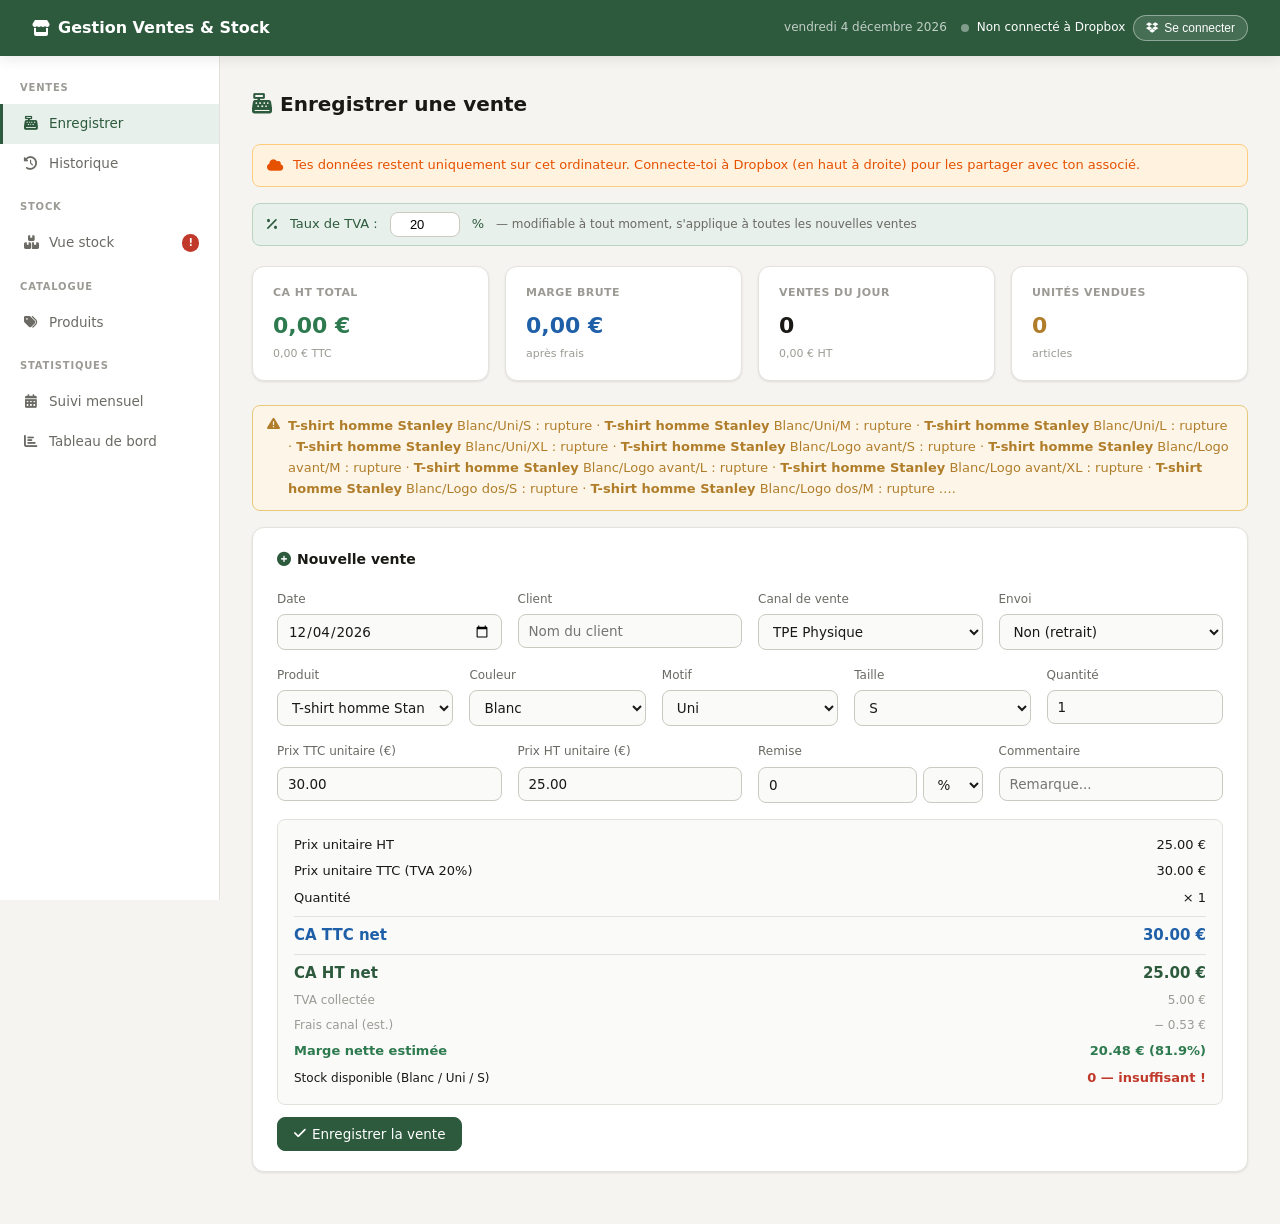
<file: gestion ventes stock BZAK.html>
<!DOCTYPE html>
<html lang="fr">
<head>
<meta charset="UTF-8">
<meta name="viewport" content="width=device-width, initial-scale=1.0">
<title>Gestion Ventes & Stock</title>
<link rel="stylesheet" href="https://cdnjs.cloudflare.com/ajax/libs/font-awesome/6.5.0/css/all.min.css">
<style>
*, *::before, *::after { box-sizing: border-box; margin: 0; padding: 0; }
:root {
  --bg:#f5f4f1; --surface:#fff; --surface-2:#fafaf8;
  --border:#e4e2dc; --border-strong:#ccc9c0;
  --text:#1a1916; --text-secondary:#6b6a65; --text-muted:#9c9a94;
  --accent:#2d5a3d; --accent-light:#e8f0eb; --accent-hover:#234830;
  --danger:#c0392b; --danger-bg:#fdf0ee;
  --warning:#b07d2a; --warning-bg:#fdf6e8;
  --success:#2d7a4f; --success-bg:#eaf4ee;
  --radius:8px; --radius-lg:12px;
  --shadow:0 1px 3px rgba(0,0,0,.06),0 1px 2px rgba(0,0,0,.04);
  --shadow-md:0 4px 12px rgba(0,0,0,.08);
}
body { font-family:'Segoe UI',system-ui,sans-serif; background:var(--bg); color:var(--text); font-size:14px; line-height:1.6; min-height:100vh; }

header { background:var(--accent); color:#fff; padding:0 2rem; display:flex; align-items:center; justify-content:space-between; height:56px; position:sticky; top:0; z-index:100; box-shadow:var(--shadow-md); }
header h1 { font-size:16px; font-weight:600; display:flex; align-items:center; gap:8px; }
.hdr-right { font-size:12px; opacity:.7; }
.dbx-btn { padding:5px 12px; border-radius:20px; font-size:12px; font-weight:500; cursor:pointer; border:1px solid rgba(255,255,255,.4); background:rgba(255,255,255,.12); color:#fff; display:inline-flex; align-items:center; gap:6px; transition:all .15s; }
.dbx-btn:hover { background:rgba(255,255,255,.22); }
.dbx-dot { width:8px; height:8px; border-radius:50%; flex-shrink:0; }
.dbx-dot.connected { background:#6fcf97; }
.dbx-dot.syncing { background:#f2c94c; animation:pulse 1s infinite; }
.dbx-dot.error { background:#eb5757; }
.dbx-dot.off { background:rgba(255,255,255,.4); }
@keyframes pulse { 0%,100%{opacity:1} 50%{opacity:.3} }
.sync-banner { display:flex; align-items:center; gap:10px; padding:10px 14px; border-radius:var(--radius); font-size:13px; margin-bottom:1rem; background:#fff3e0; border:1px solid #ffcc80; color:#e65100; }

.layout { display:flex; min-height:calc(100vh - 56px); }
nav { width:220px; background:var(--surface); border-right:1px solid var(--border); padding:1.5rem 0; flex-shrink:0; position:sticky; top:56px; height:calc(100vh - 56px); overflow-y:auto; }
.nav-label { font-size:10px; font-weight:600; letter-spacing:.08em; text-transform:uppercase; color:var(--text-muted); padding:0 1.25rem; margin-bottom:.5rem; margin-top:1rem; }
.nav-label:first-child { margin-top:0; }
.nav-item { display:flex; align-items:center; gap:10px; padding:9px 1.25rem; cursor:pointer; color:var(--text-secondary); font-size:13.5px; border-left:3px solid transparent; transition:all .15s; user-select:none; }
.nav-item:hover { background:var(--accent-light); color:var(--accent); }
.nav-item.active { background:var(--accent-light); color:var(--accent); font-weight:500; border-left-color:var(--accent); }
.nav-item i { width:16px; text-align:center; }
.nav-badge { margin-left:auto; background:var(--danger); color:#fff; font-size:10px; font-weight:600; padding:1px 6px; border-radius:10px; }

main { flex:1; padding:2rem; max-width:1300px; }
.section { display:none; }
.section.active { display:block; }
.page-title { font-size:20px; font-weight:600; margin-bottom:1.5rem; display:flex; align-items:center; gap:8px; }
.page-title i { color:var(--accent); }

.card { background:var(--surface); border:1px solid var(--border); border-radius:var(--radius-lg); padding:1.25rem 1.5rem; margin-bottom:1.25rem; box-shadow:var(--shadow); }
.card-title { font-size:14px; font-weight:600; margin-bottom:1.25rem; display:flex; align-items:center; gap:6px; }
.card-title i { color:var(--accent); }

.metrics { display:grid; grid-template-columns:repeat(4,1fr); gap:1rem; margin-bottom:1.5rem; }
.metric { background:var(--surface); border:1px solid var(--border); border-radius:var(--radius-lg); padding:1.1rem 1.25rem; box-shadow:var(--shadow); }
.metric-label { font-size:11px; font-weight:600; letter-spacing:.04em; text-transform:uppercase; color:var(--text-muted); margin-bottom:6px; }
.metric-value { font-size:22px; font-weight:700; }
.metric-value.green { color:var(--success); }
.metric-value.blue { color:#1e5fa8; }
.metric-value.orange { color:var(--warning); }
.metric-value.red { color:var(--danger); }
.metric-sub { font-size:11px; color:var(--text-muted); margin-top:2px; }

.fg { display:grid; gap:1rem; margin-bottom:1rem; }
.g2 { grid-template-columns:1fr 1fr; }
.g3 { grid-template-columns:1fr 1fr 1fr; }
.g4 { grid-template-columns:1fr 1fr 1fr 1fr; }
.g5 { grid-template-columns:1fr 1fr 1fr 1fr 1fr; }
.g6 { grid-template-columns:1fr 1fr 1fr 1fr 1fr 1fr; }
.field label { display:block; font-size:12px; font-weight:500; color:var(--text-secondary); margin-bottom:5px; }
.field input, .field select { width:100%; padding:8px 10px; border:1px solid var(--border-strong); border-radius:var(--radius); background:var(--surface-2); font-size:13.5px; color:var(--text); font-family:inherit; transition:border-color .15s,box-shadow .15s; outline:none; }
.field input:focus, .field select:focus { border-color:var(--accent); box-shadow:0 0 0 3px rgba(45,90,61,.12); background:#fff; }
.field .sub { font-size:11px; color:var(--text-muted); margin-top:4px; }

.btn { padding:8px 16px; border-radius:var(--radius); font-size:13.5px; font-weight:500; cursor:pointer; border:1px solid var(--border-strong); background:var(--surface); color:var(--text); display:inline-flex; align-items:center; gap:6px; transition:all .15s; font-family:inherit; }
.btn:hover { background:var(--bg); }
.btn.primary { background:var(--accent); color:#fff; border-color:var(--accent); }
.btn.primary:hover { background:var(--accent-hover); }
.btn.danger { color:var(--danger); border-color:#e8b4af; background:var(--danger-bg); }
.btn.danger:hover { background:#f9dbd8; }
.btn.sm { padding:5px 10px; font-size:12px; }
.btn-row { display:flex; align-items:center; gap:8px; margin-top:.75rem; flex-wrap:wrap; }

.alert { display:flex; align-items:flex-start; gap:8px; padding:10px 14px; border-radius:var(--radius); font-size:13px; margin-bottom:1rem; }
.alert.warning { background:var(--warning-bg); border:1px solid #e8c97a; color:var(--warning); }
.alert.success { background:var(--success-bg); border:1px solid #a3d4b5; color:var(--success); }
.alert i { margin-top:1px; flex-shrink:0; }

.table-wrap { overflow-x:auto; }
table { width:100%; border-collapse:collapse; font-size:13px; }
th { text-align:left; font-size:11px; font-weight:600; text-transform:uppercase; letter-spacing:.04em; color:var(--text-muted); padding:8px 10px; border-bottom:2px solid var(--border); white-space:nowrap; }
td { padding:9px 10px; border-bottom:1px solid var(--border); vertical-align:middle; }
tr:last-child td { border-bottom:none; }
tbody tr:hover { background:var(--surface-2); }
.empty-row td { text-align:center; color:var(--text-muted); padding:2.5rem; }
.tr-total td { font-weight:700; background:var(--accent-light); }

.badge { display:inline-flex; align-items:center; font-size:11px; font-weight:500; padding:2px 8px; border-radius:20px; }
.badge.ok { background:var(--success-bg); color:var(--success); }
.badge.low { background:var(--warning-bg); color:var(--warning); }
.badge.out { background:var(--danger-bg); color:var(--danger); }
.badge.tpe { background:#e8f0fb; color:#1e5fa8; }
.badge.web { background:#f0e8fb; color:#6e35c0; }

.color-dot { display:inline-block; width:10px; height:10px; border-radius:50%; border:1px solid rgba(0,0,0,.12); vertical-align:middle; margin-right:4px; flex-shrink:0; }
.size-pill { display:inline-block; font-size:11px; font-weight:600; background:var(--bg); border:1px solid var(--border-strong); border-radius:4px; padding:1px 6px; color:var(--text-secondary); margin-right:2px; }
.motif-pill { display:inline-block; font-size:11px; background:#f0e8fb; border:1px solid #d4b8f0; border-radius:4px; padding:1px 6px; color:#6e35c0; margin-right:2px; }
.remise-pill { display:inline-block; font-size:11px; background:#fff3e0; border:1px solid #ffcc80; border-radius:4px; padding:1px 6px; color:#e65100; }

/* Tag input */
.tag-input-wrap { border:1px solid var(--border-strong); border-radius:var(--radius); background:var(--surface-2); padding:6px 8px; display:flex; flex-wrap:wrap; gap:5px; align-items:center; min-height:40px; cursor:text; transition:border-color .15s,box-shadow .15s; }
.tag-input-wrap:focus-within { border-color:var(--accent); box-shadow:0 0 0 3px rgba(45,90,61,.12); background:#fff; }
.tag { display:inline-flex; align-items:center; gap:4px; font-size:12px; font-weight:500; padding:2px 8px; border-radius:20px; }
.tag.color-tag { background:var(--accent-light); color:var(--accent); }
.tag.motif-tag { background:#f0e8fb; color:#6e35c0; }
.tag-remove { cursor:pointer; opacity:.6; font-size:13px; }
.tag-remove:hover { opacity:1; }
.tag-raw-input { border:none; outline:none; background:transparent; font-size:13px; font-family:inherit; color:var(--text); min-width:100px; flex:1; padding:2px 4px; }
.tag-hint { font-size:11px; color:var(--text-muted); margin-top:4px; }

/* Taille checkboxes */
.check-group { display:flex; flex-wrap:wrap; gap:6px; margin-top:4px; }
.check-item { display:flex; align-items:center; gap:5px; background:var(--surface-2); border:1px solid var(--border-strong); border-radius:var(--radius); padding:5px 10px; cursor:pointer; font-size:13px; user-select:none; transition:all .12s; }
.check-item input { accent-color:var(--accent); }
.check-item:has(input:checked) { background:var(--accent-light); border-color:var(--accent); color:var(--accent); font-weight:500; }

/* Prix breakdown */
.prix-box { background:var(--surface-2); border:1px solid var(--border); border-radius:var(--radius); padding:.75rem 1rem; margin-top:.5rem; }
.prix-row { display:flex; justify-content:space-between; align-items:center; font-size:13px; padding:3px 0; }
.prix-row.total { font-weight:700; font-size:15px; border-top:1px solid var(--border); margin-top:4px; padding-top:6px; color:var(--accent); }
.prix-row.marge { color:var(--success); font-weight:600; }
.prix-row.remise { color:var(--danger); }

/* Stock */
.stock-grid { display:grid; grid-template-columns:repeat(auto-fill,minmax(400px,1fr)); gap:1rem; }
.stock-card { background:var(--surface); border:1px solid var(--border); border-radius:var(--radius-lg); padding:1rem; box-shadow:var(--shadow); }
.stock-card-header { display:flex; justify-content:space-between; align-items:flex-start; margin-bottom:.75rem; padding-bottom:.75rem; border-bottom:1px solid var(--border); }
.stock-card-name { font-size:13.5px; font-weight:600; }
.stock-card-meta { font-size:11px; color:var(--text-muted); margin-top:2px; }
.stock-card-total { font-size:12px; font-weight:600; color:var(--accent); background:var(--accent-light); padding:2px 8px; border-radius:20px; white-space:nowrap; }
.stock-tabs { display:flex; gap:2px; margin-bottom:.75rem; border-bottom:1px solid var(--border); overflow-x:auto; }
.stock-tab { font-size:12px; padding:5px 10px; cursor:pointer; border-bottom:2px solid transparent; color:var(--text-muted); transition:all .12s; margin-bottom:-1px; background:none; border-top:none; border-left:none; border-right:none; font-family:inherit; white-space:nowrap; }
.stock-tab.active { color:var(--accent); border-bottom-color:var(--accent); font-weight:500; }
.matrix-wrap { overflow-x:auto; }
.matrix { width:100%; border-collapse:collapse; font-size:12px; }
.matrix th { font-size:10px; font-weight:600; text-transform:uppercase; color:var(--text-muted); padding:4px 5px; border-bottom:1px solid var(--border); text-align:center; white-space:nowrap; }
.matrix th.row-th { text-align:left; }
.matrix td { padding:3px 4px; border-bottom:1px solid var(--border); text-align:center; }
.matrix td.row-td { text-align:left; white-space:nowrap; }
.matrix tr:last-child td { border-bottom:none; }
.qty-cell { display:flex; align-items:center; justify-content:center; gap:2px; }
.qty-btn { width:18px; height:18px; border-radius:50%; border:1px solid var(--border-strong); background:var(--surface-2); cursor:pointer; font-size:12px; line-height:1; display:flex; align-items:center; justify-content:center; transition:all .1s; }
.qty-btn:hover { background:var(--accent-light); border-color:var(--accent); color:var(--accent); }
.qty-num { font-size:11px; font-weight:600; min-width:18px; text-align:center; }
.qty-num.low { color:var(--warning); }
.qty-num.out { color:var(--danger); }

/* Suivi mensuel */
.month-filter { display:flex; gap:8px; align-items:center; margin-bottom:1rem; flex-wrap:wrap; }
.month-chip { padding:5px 12px; border-radius:20px; font-size:12px; font-weight:500; cursor:pointer; border:1px solid var(--border-strong); background:var(--surface-2); color:var(--text-secondary); transition:all .12s; }
.month-chip.active { background:var(--accent); color:#fff; border-color:var(--accent); }
.sparkbar { display:inline-block; height:8px; background:var(--accent-light); border-radius:2px; vertical-align:middle; }

.flash { font-size:12px; padding:5px 10px; border-radius:var(--radius); }
.flash.ok { color:var(--success); background:var(--success-bg); }
.flash.err { color:var(--danger); background:var(--danger-bg); }

/* TVA setting */
.tva-bar { display:flex; align-items:center; gap:12px; background:var(--accent-light); border:1px solid #b8d4c2; border-radius:var(--radius); padding:8px 14px; margin-bottom:1.25rem; font-size:13px; }
.tva-bar label { font-weight:500; color:var(--accent); white-space:nowrap; }
.tva-bar input { width:70px; padding:4px 8px; border:1px solid var(--border-strong); border-radius:var(--radius); font-size:13px; text-align:center; }

@media(max-width:900px){ .metrics{grid-template-columns:repeat(2,1fr)} .g4,.g5,.g6{grid-template-columns:1fr 1fr} .g3{grid-template-columns:1fr 1fr} .stock-grid{grid-template-columns:1fr} }
@media(max-width:640px){ .layout{flex-direction:column} nav{width:100%;height:auto;position:static;display:flex;overflow-x:auto;padding:.5rem;border-right:none;border-bottom:1px solid var(--border)} .nav-label{display:none} .nav-item{border-left:none;border-bottom:3px solid transparent;padding:6px 10px;white-space:nowrap;font-size:12px} .nav-item.active{border-bottom-color:var(--accent);border-left-color:transparent} main{padding:1rem} .metrics{grid-template-columns:repeat(2,1fr)} .g2,.g3,.g4,.g5,.g6{grid-template-columns:1fr} }
</style>
</head>
<body>

<header>
  <h1><i class="fas fa-store"></i> Gestion Ventes & Stock</h1>
  <div style="display:flex; align-items:center; gap:14px;">
    <div class="hdr-right" id="header-date"></div>
    <div id="dbx-status" style="display:flex;align-items:center;gap:8px;font-size:12px;"></div>
  </div>
</header>

<div class="layout">
<nav>
  <div class="nav-label">Ventes</div>
  <div class="nav-item active" onclick="showSection('ventes')"><i class="fas fa-cash-register"></i> Enregistrer</div>
  <div class="nav-item" onclick="showSection('historique')"><i class="fas fa-history"></i> Historique</div>
  <div class="nav-label">Stock</div>
  <div class="nav-item" onclick="showSection('stock')"><i class="fas fa-boxes"></i> Vue stock <span class="nav-badge" id="nav-badge" style="display:none">!</span></div>
  <div class="nav-label">Catalogue</div>
  <div class="nav-item" onclick="showSection('produits')"><i class="fas fa-tags"></i> Produits</div>
  <div class="nav-label">Statistiques</div>
  <div class="nav-item" onclick="showSection('mensuel')"><i class="fas fa-calendar-alt"></i> Suivi mensuel</div>
  <div class="nav-item" onclick="showSection('stats')"><i class="fas fa-chart-bar"></i> Tableau de bord</div>
</nav>

<main>

<!-- ===== VENTES ===== -->
<div id="sec-ventes" class="section active">
  <div class="page-title"><i class="fas fa-cash-register"></i> Enregistrer une vente</div>

  <div id="dbx-banner-zone"></div>

  <div class="tva-bar">
    <i class="fas fa-percent" style="color:var(--accent)"></i>
    <label>Taux de TVA :</label>
    <input type="number" id="tva-rate" value="20" min="0" max="100" step="0.1" onchange="saveTVA()">
    <span style="color:var(--accent)">%</span>
    <span style="color:var(--text-secondary);font-size:12px">— modifiable à tout moment, s'applique à toutes les nouvelles ventes</span>
  </div>

  <div class="metrics">
    <div class="metric"><div class="metric-label">CA HT total</div><div class="metric-value green" id="m-ca-ht">0,00 €</div><div class="metric-sub" id="m-ca-ttc-sub">0,00 € TTC</div></div>
    <div class="metric"><div class="metric-label">Marge brute</div><div class="metric-value blue" id="m-marge">0,00 €</div><div class="metric-sub">après frais</div></div>
    <div class="metric"><div class="metric-label">Ventes du jour</div><div class="metric-value" id="m-today">0</div><div class="metric-sub" id="m-today-ca">0,00 € HT</div></div>
    <div class="metric"><div class="metric-label">Unités vendues</div><div class="metric-value orange" id="m-units">0</div><div class="metric-sub">articles</div></div>
  </div>

  <div id="alert-zone"></div>

  <div class="card">
    <div class="card-title"><i class="fas fa-plus-circle"></i> Nouvelle vente</div>
    <div class="fg g4">
      <div class="field"><label>Date</label><input type="date" id="v-date"></div>
      <div class="field"><label>Client</label><input type="text" id="v-client" placeholder="Nom du client"></div>
      <div class="field"><label>Canal de vente</label>
        <select id="v-type"><option>TPE Physique</option><option>Site Internet</option></select>
      </div>
      <div class="field"><label>Envoi</label>
        <select id="v-envoi"><option value="non">Non (retrait)</option><option value="oui">Oui (livraison)</option></select>
      </div>
    </div>
    <div class="fg g5">
      <div class="field"><label>Produit</label><select id="v-produit" onchange="onProduitChange()"></select></div>
      <div class="field"><label>Couleur</label><select id="v-couleur" onchange="calcPrix()"></select></div>
      <div class="field"><label>Motif</label><select id="v-motif" onchange="calcPrix()"></select></div>
      <div class="field"><label>Taille</label><select id="v-taille" onchange="calcPrix()"></select></div>
      <div class="field"><label>Quantité</label><input type="number" id="v-qty" value="1" min="1" oninput="calcPrix()"></div>
    </div>
    <div class="fg g4">
      <div class="field">
        <label>Prix TTC unitaire (€)</label>
        <input type="number" id="v-prix-ttc" step="0.01" oninput="onPrixTTCchange()">
      </div>
      <div class="field">
        <label>Prix HT unitaire (€)</label>
        <input type="number" id="v-prix-ht" step="0.01" oninput="onPrixHTchange()">
      </div>
      <div class="field">
        <label>Remise</label>
        <div style="display:flex;gap:6px">
          <input type="number" id="v-remise" value="0" min="0" step="0.01" oninput="calcPrix()" style="flex:1">
          <select id="v-remise-type" onchange="calcPrix()" style="width:60px">
            <option value="pct">%</option>
            <option value="eur">€</option>
          </select>
        </div>
      </div>
      <div class="field"><label>Commentaire</label><input type="text" id="v-note" placeholder="Remarque..."></div>
    </div>
    <div id="prix-box" class="prix-box" style="display:none"></div>
    <div class="btn-row">
      <button class="btn primary" onclick="ajouterVente()"><i class="fas fa-check"></i> Enregistrer la vente</button>
      <span id="v-flash"></span>
    </div>
  </div>
</div>

<!-- ===== HISTORIQUE ===== -->
<div id="sec-historique" class="section">
  <div class="page-title"><i class="fas fa-history"></i> Historique des ventes</div>
  <div class="card">
    <div class="card-title"><i class="fas fa-list"></i> Toutes les ventes <span id="ventes-count" style="font-weight:400;color:var(--text-muted);font-size:12px;"></span></div>
    <div class="table-wrap">
      <table>
        <thead><tr>
          <th>Date</th><th>Client</th><th>Canal</th><th>Produit</th><th>Couleur</th><th>Motif</th><th>Taille</th><th>Qté</th>
          <th>P.U. HT</th><th>P.U. TTC</th><th>Remise</th><th>CA HT</th><th>CA TTC</th><th>Marge</th><th>Note</th><th></th>
        </tr></thead>
        <tbody id="historique-body"></tbody>
      </table>
    </div>
  </div>
</div>

<!-- ===== STOCK ===== -->
<div id="sec-stock" class="section">
  <div class="page-title"><i class="fas fa-boxes"></i> Gestion du stock</div>
  <div class="metrics">
    <div class="metric"><div class="metric-label">Références</div><div class="metric-value" id="s-refs">0</div><div class="metric-sub">coul × motif × taille</div></div>
    <div class="metric"><div class="metric-label">Unités en stock</div><div class="metric-value blue" id="s-units">0</div></div>
    <div class="metric"><div class="metric-label">Stocks bas (≤3)</div><div class="metric-value orange" id="s-low">0</div></div>
    <div class="metric"><div class="metric-label">Ruptures</div><div class="metric-value red" id="s-out">0</div></div>
  </div>
  <div id="stock-alerts-zone"></div>
  <div id="stock-grid" class="stock-grid"></div>
</div>

<!-- ===== PRODUITS ===== -->
<div id="sec-produits" class="section">
  <div class="page-title"><i class="fas fa-tags"></i> Catalogue produits</div>
  <div class="card">
    <div class="card-title"><i class="fas fa-plus"></i> <span id="p-form-title">Ajouter un produit</span></div>
    <div class="fg g2">
      <div class="field"><label>Nom du produit</label><input type="text" id="p-nom" placeholder="ex: T-shirt homme Stanley"></div>
      <div class="fg g2" style="margin:0;gap:.75rem">
        <div class="field"><label>Prix d'achat HT (€)</label><input type="number" id="p-achat" step="0.01" placeholder="0.00"></div>
        <div class="field"><label>Prix de vente TTC (€)</label><input type="number" id="p-vente-ttc" step="0.01" placeholder="0.00" oninput="previewPrixProduit()"></div>
      </div>
    </div>
    <div class="fg g2">
      <div class="field">
        <label>Couleurs disponibles <span style="color:var(--text-muted);font-weight:400">(max 10)</span></label>
        <div class="tag-input-wrap" onclick="focusTagInput('couleurs-input')">
          <div id="couleurs-tags"></div>
          <input class="tag-raw-input" id="couleurs-input" placeholder="Tapez + Entrée ou virgule" maxlength="30">
        </div>
        <div class="tag-hint">Entrée ou <kbd>,</kbd> pour valider</div>
      </div>
      <div class="field">
        <label>Motifs / Designs <span style="color:var(--text-muted);font-weight:400">(max 10)</span></label>
        <div class="tag-input-wrap" onclick="focusTagInput('motifs-input')">
          <div id="motifs-tags"></div>
          <input class="tag-raw-input" id="motifs-input" placeholder="ex: Uni, Logo, Brodé… + Entrée" maxlength="40">
        </div>
        <div class="tag-hint">Entrée ou <kbd>,</kbd> pour valider</div>
      </div>
    </div>
    <div class="field" style="margin-bottom:1rem">
      <label>Tailles disponibles</label>
      <div class="check-group" id="tailles-check">
        <label class="check-item"><input type="checkbox" value="XS"> XS</label>
        <label class="check-item"><input type="checkbox" value="S" checked> S</label>
        <label class="check-item"><input type="checkbox" value="M" checked> M</label>
        <label class="check-item"><input type="checkbox" value="L" checked> L</label>
        <label class="check-item"><input type="checkbox" value="XL" checked> XL</label>
        <label class="check-item"><input type="checkbox" value="XXL"> XXL</label>
        <label class="check-item"><input type="checkbox" value="TU"> Taille unique</label>
      </div>
    </div>
    <div id="p-prix-preview" style="display:none" class="prix-box" style="margin-bottom:.75rem"></div>
    <div class="btn-row">
      <button class="btn primary" onclick="sauvegarderProduit()"><i class="fas fa-save"></i> Sauvegarder</button>
      <button class="btn" onclick="resetProduitForm()" id="p-cancel-btn" style="display:none"><i class="fas fa-times"></i> Annuler</button>
      <span id="p-flash"></span>
    </div>
  </div>
  <div class="card">
    <div class="card-title"><i class="fas fa-table"></i> Tous les produits</div>
    <div class="table-wrap"><table>
      <thead><tr><th>Produit</th><th>P. achat</th><th>P. vente TTC</th><th>P. vente HT</th><th>Marge brute</th><th>Couleurs</th><th>Motifs</th><th>Tailles</th><th>Stock</th><th>Actions</th></tr></thead>
      <tbody id="produits-body"></tbody>
    </table></div>
  </div>
</div>

<!-- ===== SUIVI MENSUEL ===== -->
<div id="sec-mensuel" class="section">
  <div class="page-title"><i class="fas fa-calendar-alt"></i> Suivi mensuel des ventes</div>

  <div class="metrics" style="grid-template-columns:repeat(4,1fr)">
    <div class="metric"><div class="metric-label">CA HT — année</div><div class="metric-value green" id="sm-ca-ht">0 €</div></div>
    <div class="metric"><div class="metric-label">CA TTC — année</div><div class="metric-value blue" id="sm-ca-ttc">0 €</div></div>
    <div class="metric"><div class="metric-label">Marge — année</div><div class="metric-value" id="sm-marge">0 €</div><div class="metric-sub" id="sm-taux">0%</div></div>
    <div class="metric"><div class="metric-label">Meilleur mois</div><div class="metric-value orange" id="sm-best">—</div></div>
  </div>

  <div class="card">
    <div style="display:flex;justify-content:space-between;align-items:center;margin-bottom:1rem;flex-wrap:wrap;gap:.5rem">
      <div class="card-title" style="margin:0"><i class="fas fa-table"></i> Récapitulatif mensuel</div>
      <div class="field" style="margin:0;min-width:120px">
        <select id="mensuel-year" onchange="renderMensuel()"></select>
      </div>
    </div>
    <div class="table-wrap"><table>
      <thead><tr>
        <th>Mois</th><th>Ventes</th><th>Unités</th>
        <th>CA HT</th><th>TVA collectée</th><th>CA TTC</th>
        <th>Remises</th><th>Marge brute</th><th>Taux de marge</th><th>CA cumulé HT</th>
      </tr></thead>
      <tbody id="mensuel-body"></tbody>
    </table></div>
  </div>

  <div class="card">
    <div class="card-title"><i class="fas fa-chart-bar"></i> Évolution mensuelle (CA HT)</div>
    <div id="mensuel-chart" style="display:flex;align-items:flex-end;gap:6px;height:120px;padding:.5rem 0"></div>
  </div>
</div>

<!-- ===== STATS ===== -->
<div id="sec-stats" class="section">
  <div class="page-title"><i class="fas fa-chart-bar"></i> Tableau de bord</div>
  <div class="metrics" style="grid-template-columns:repeat(3,1fr)">
    <div class="metric"><div class="metric-label">CA HT total</div><div class="metric-value green" id="st-ca">0 €</div></div>
    <div class="metric"><div class="metric-label">Marge totale</div><div class="metric-value blue" id="st-marge">0 €</div></div>
    <div class="metric"><div class="metric-label">Taux de marge</div><div class="metric-value" id="st-taux">0%</div></div>
  </div>
  <div class="card">
    <div class="card-title"><i class="fas fa-trophy"></i> Top ventes par CA HT</div>
    <div class="table-wrap"><table>
      <thead><tr><th>#</th><th>Produit</th><th>Couleur</th><th>Motif</th><th>Taille</th><th>Unités</th><th>CA HT</th><th>CA TTC</th><th>Marge</th></tr></thead>
      <tbody id="stats-top"></tbody>
    </table></div>
  </div>
  <div class="fg g3">
    <div class="card" style="margin:0"><div class="card-title"><i class="fas fa-ruler"></i> Par taille</div><div id="stats-tailles"></div></div>
    <div class="card" style="margin:0"><div class="card-title"><i class="fas fa-palette"></i> Par couleur</div><div id="stats-couleurs"></div></div>
    <div class="card" style="margin:0"><div class="card-title"><i class="fas fa-chart-pie"></i> Par canal</div><div id="stats-canaux"></div></div>
  </div>
</div>

</main>
</div>

<script>
// ─── Couleurs ────────────────────────────────────────────────────────────────
const COLOR_HEX={blanc:'#f9f9f7',white:'#f9f9f7',noir:'#1a1a1a',black:'#1a1a1a',bleu:'#3b82f6',blue:'#3b82f6',rouge:'#ef4444',red:'#ef4444',vert:'#22c55e',green:'#22c55e',jaune:'#eab308',yellow:'#eab308',orange:'#f97316',rose:'#ec4899',pink:'#ec4899',violet:'#8b5cf6',gris:'#9ca3af',grey:'#9ca3af',gray:'#9ca3af',beige:'#d4b896',marine:'#1e3a5f',navy:'#1e3a5f',bordeaux:'#800020',camel:'#c19a6b',kaki:'#7a7a2a',khaki:'#7a7a2a',naturel:'#d9c9a3',lavande:'#b589d6',turquoise:'#06b6d4',corail:'#ff7043',argent:'#c0c0c0',marron:'#7b4426',taupe:'#b5a28a',sable:'#c2b280'};
function colorHex(c){return COLOR_HEX[c.trim().toLowerCase()]||'#aaa';}
function colorDot(c){const h=colorHex(c);return `<span class="color-dot" style="background:${h};${h==='#f9f9f7'?'border:1px solid #ccc;':''}"></span>`;}

// ─── TVA ─────────────────────────────────────────────────────────────────────
let TVA = parseFloat(localStorage.getItem('appv4_tva')||'20');
function getTVA(){return TVA/100;}
function saveTVA(){TVA=parseFloat(document.getElementById('tva-rate').value)||20;localStorage.setItem('appv4_tva',TVA);calcPrix();dbxScheduleUpload();}
function htToTtc(ht){return ht*(1+getTVA());}
function ttcToHt(ttc){return ttc/(1+getTVA());}

// ─── Tag inputs ──────────────────────────────────────────────────────────────
const tagState={couleurs:[],motifs:[]};
function focusTagInput(id){document.getElementById(id).focus();}
function renderTags(type){
  const cls=type==='couleurs'?'color-tag':'motif-tag';
  document.getElementById(type+'-tags').innerHTML=tagState[type].map((v,i)=>`
    <span class="tag ${cls}">${type==='couleurs'?colorDot(v):'<i class="fas fa-brush" style="font-size:9px;opacity:.7"></i>'} ${v}
    <span class="tag-remove" onclick="removeTag('${type}',${i})">×</span></span>`).join('');
}
function addTag(type,value){
  const v=value.trim().replace(/,$/,'').trim();
  if(!v||tagState[type].includes(v)||tagState[type].length>=10)return false;
  tagState[type].push(v);renderTags(type);return true;
}
function removeTag(type,idx){tagState[type].splice(idx,1);renderTags(type);}
function setupTagInput(type){
  const input=document.getElementById(type+'-input');
  input.addEventListener('keydown',e=>{
    if(e.key==='Enter'||e.key===','){e.preventDefault();if(addTag(type,input.value))input.value='';}
    else if(e.key==='Backspace'&&!input.value&&tagState[type].length){tagState[type].pop();renderTags(type);}
  });
  input.addEventListener('blur',()=>{if(input.value.trim()){addTag(type,input.value);input.value='';}});
}

// ─── Dropbox sync ────────────────────────────────────────────────────────────
const DBX_APP_KEY = 'sx1o2j39v4j4928';
const DBX_FILE_PATH = '/Ent BZAK/Commercial/GestionVentesStock/data.json';
const DBX_REDIRECT_URI = window.location.origin + window.location.pathname;
let dbxAccessToken = localStorage.getItem('dbx_access_token') || null;
let dbxSyncTimer = null;
let dbxIsSyncing = false;
let dbxSuppressNextRemoteApply = false;

function dbxSetStatus(state, msg) {
  const el = document.getElementById('dbx-status');
  const dotClass = state; // connected | syncing | error | off
  const label = msg || ({
    connected: 'Synchronisé avec Dropbox',
    syncing: 'Synchronisation…',
    error: 'Erreur de synchronisation',
    off: 'Non connecté à Dropbox'
  }[state] || '');
  if (state === 'off') {
    el.innerHTML = `<span class="dbx-dot off"></span><span>${label}</span><button class="dbx-btn" onclick="dbxConnect()"><i class="fab fa-dropbox"></i> Se connecter</button>`;
  } else {
    el.innerHTML = `<span class="dbx-dot ${dotClass}"></span><span>${label}</span>
      <button class="dbx-btn" onclick="dbxManualSync()" title="Récupérer les dernières données"><i class="fas fa-rotate"></i></button>
      <button class="dbx-btn" onclick="dbxDisconnect()" title="Se déconnecter"><i class="fas fa-right-from-bracket"></i></button>`;
  }
  const banner = document.getElementById('dbx-banner-zone');
  if (banner) {
    banner.innerHTML = state === 'off'
      ? `<div class="sync-banner"><i class="fas fa-cloud"></i> Tes données restent uniquement sur cet ordinateur. Connecte-toi à Dropbox (en haut à droite) pour les partager avec ton associé.</div>`
      : '';
  }
}

// PKCE helpers
function dbxBase64url(buf) {
  return btoa(String.fromCharCode(...new Uint8Array(buf))).replace(/\+/g,'-').replace(/\//g,'_').replace(/=+$/,'');
}
async function dbxSha256(str) {
  const data = new TextEncoder().encode(str);
  const hash = await crypto.subtle.digest('SHA-256', data);
  return dbxBase64url(hash);
}
function dbxRandomString(len) {
  const arr = new Uint8Array(len);
  crypto.getRandomValues(arr);
  return dbxBase64url(arr).slice(0, len);
}

async function dbxConnect() {
  const verifier = dbxRandomString(64);
  sessionStorage.setItem('dbx_pkce_verifier', verifier);
  const challenge = await dbxSha256(verifier);
  const params = new URLSearchParams({
    client_id: DBX_APP_KEY,
    response_type: 'code',
    code_challenge: challenge,
    code_challenge_method: 'S256',
    redirect_uri: DBX_REDIRECT_URI,
    token_access_type: 'offline',
  });
  window.location.href = `https://www.dropbox.com/oauth2/authorize?${params.toString()}`;
}

async function dbxHandleOAuthRedirect() {
  const urlParams = new URLSearchParams(window.location.search);
  const code = urlParams.get('code');
  if (!code) return false;
  const verifier = sessionStorage.getItem('dbx_pkce_verifier');
  if (!verifier) return false;
  dbxSetStatus('syncing', 'Connexion à Dropbox…');
  try {
    const resp = await fetch('https://api.dropboxapi.com/oauth2/token', {
      method: 'POST',
      headers: { 'Content-Type': 'application/x-www-form-urlencoded' },
      body: new URLSearchParams({
        code, grant_type: 'authorization_code',
        client_id: DBX_APP_KEY, redirect_uri: DBX_REDIRECT_URI, code_verifier: verifier,
      }),
    });
    const data = await resp.json();
    if (data.access_token) {
      dbxAccessToken = data.access_token;
      localStorage.setItem('dbx_access_token', dbxAccessToken);
      if (data.refresh_token) localStorage.setItem('dbx_refresh_token', data.refresh_token);
    } else {
      throw new Error(data.error_description || 'Échec de connexion');
    }
  } catch (e) {
    dbxSetStatus('error', 'Connexion Dropbox échouée');
    console.error(e);
  }
  window.history.replaceState({}, document.title, window.location.pathname);
  return true;
}

function dbxDisconnect() {
  if (!confirm('Se déconnecter de Dropbox ? Les données resteront sur cet ordinateur mais ne seront plus synchronisées.')) return;
  dbxAccessToken = null;
  localStorage.removeItem('dbx_access_token');
  localStorage.removeItem('dbx_refresh_token');
  dbxSetStatus('off');
}

async function dbxDownload() {
  if (!dbxAccessToken) return null;
  try {
    const resp = await fetch('https://content.dropboxapi.com/2/files/download', {
      method: 'POST',
      headers: {
        'Authorization': 'Bearer ' + dbxAccessToken,
        'Dropbox-API-Arg': JSON.stringify({ path: DBX_FILE_PATH }),
      },
    });
    if (resp.status === 409) return null; // file doesn't exist yet
    if (resp.status === 401) { dbxSetStatus('error','Session expirée, reconnecte-toi'); return null; }
    if (!resp.ok) throw new Error('Téléchargement échoué (' + resp.status + ')');
    const text = await resp.text();
    return JSON.parse(text);
  } catch (e) {
    console.error('dbxDownload', e);
    return null;
  }
}

async function dbxUpload(payload) {
  if (!dbxAccessToken) return false;
  try {
    const resp = await fetch('https://content.dropboxapi.com/2/files/upload', {
      method: 'POST',
      headers: {
        'Authorization': 'Bearer ' + dbxAccessToken,
        'Content-Type': 'application/octet-stream',
        'Dropbox-API-Arg': JSON.stringify({
          path: DBX_FILE_PATH, mode: 'overwrite', mute: true,
        }),
      },
      body: JSON.stringify(payload, null, 2),
    });
    if (resp.status === 401) { dbxSetStatus('error','Session expirée, reconnecte-toi'); return false; }
    if (!resp.ok) throw new Error('Envoi échoué (' + resp.status + ')');
    return true;
  } catch (e) {
    console.error('dbxUpload', e);
    return false;
  }
}

function dbxBuildPayload() {
  return { produits, stock, ventes, tva: TVA, updatedAt: new Date().toISOString() };
}

function dbxApplyRemoteData(data) {
  if (!data) return;
  dbxSuppressNextRemoteApply = true;
  produits = data.produits || produits;
  stock = data.stock || stock;
  ventes = data.ventes || ventes;
  if (typeof data.tva === 'number') {
    TVA = data.tva;
    const el = document.getElementById('tva-rate');
    if (el) el.value = TVA;
  }
  nextProdId = produits.length ? Math.max(...produits.map(p=>p.id))+1 : 1;
  nextVenteId = ventes.length ? Math.max(...ventes.map(v=>v.id))+1 : 1;
  localStorage.setItem('appv4_produits', JSON.stringify(produits));
  localStorage.setItem('appv4_stock', JSON.stringify(stock));
  localStorage.setItem('appv4_ventes', JSON.stringify(ventes));
  localStorage.setItem('appv4_tva', TVA);
  // Refresh whatever section is visible
  const active = document.querySelector('.section.active');
  if (active) {
    const id = active.id.replace('sec-', '');
    buildProduitSelect();
    showSection(id);
  }
  dbxSuppressNextRemoteApply = false;
}

async function dbxManualSync() {
  if (!dbxAccessToken) return;
  dbxSetStatus('syncing');
  const remote = await dbxDownload();
  if (remote) dbxApplyRemoteData(remote);
  dbxSetStatus('connected');
}

function dbxScheduleUpload() {
  if (!dbxAccessToken || dbxSuppressNextRemoteApply) return;
  clearTimeout(dbxSyncTimer);
  dbxSetStatus('syncing');
  dbxSyncTimer = setTimeout(async () => {
    const ok = await dbxUpload(dbxBuildPayload());
    dbxSetStatus(ok ? 'connected' : 'error');
  }, 800);
}

async function dbxInit() {
  const cameFromOAuth = await dbxHandleOAuthRedirect();
  if (!dbxAccessToken) { dbxSetStatus('off'); return; }
  dbxSetStatus('syncing', 'Récupération des données…');
  const remote = await dbxDownload();
  if (remote) {
    dbxApplyRemoteData(remote);
  } else if (cameFromOAuth || true) {
    // First time / no remote file yet → push local data to create it
    await dbxUpload(dbxBuildPayload());
  }
  dbxSetStatus('connected');
}

// ─── Data ─────────────────────────────────────────────────────────────────────
const DEFAULT_PRODUCTS=[
  {id:1,nom:'T-shirt homme Stanley',achat:4,venteHT:25,couleurs:['Blanc','Noir','Bleu','Rouge','Gris','Marine','Vert','Kaki','Bordeaux','Orange'],motifs:['Uni','Logo avant','Logo dos','Brodé','Poche','Tie-dye','Vintage','Sport','Nature','Minimaliste'],tailles:['S','M','L','XL']},
  {id:2,nom:'T-shirt femme Stanley',achat:3.8,venteHT:25,couleurs:['Blanc','Noir','Rose','Bleu','Beige','Lavande','Corail','Gris','Vert','Jaune'],motifs:['Uni','Logo avant','Brodé','Poche','Floral','Tie-dye','Vintage'],tailles:['S','M','L','XL']},
  {id:3,nom:'T-shirt homme les Filosophes',achat:7,venteHT:30,couleurs:['Blanc','Noir','Bleu','Gris','Marine'],motifs:['Design 1','Design 2','Design 3'],tailles:['S','M','L','XL']},
  {id:4,nom:'T-shirt femme les Filosophes',achat:6.8,venteHT:30,couleurs:['Blanc','Noir','Rose','Beige','Lavande'],motifs:['Design 1','Design 2'],tailles:['S','M','L','XL']},
  {id:5,nom:'Hoodie homme Stanley',achat:13,venteHT:50,couleurs:['Blanc','Noir','Bleu','Marine','Gris','Kaki','Bordeaux'],motifs:['Uni','Logo avant','Logo poche','Brodé','Vintage'],tailles:['S','M','L','XL']},
  {id:6,nom:'Hoodie femme Stanley',achat:12.5,venteHT:50,couleurs:['Blanc','Noir','Rose','Beige','Gris','Lavande'],motifs:['Uni','Logo avant','Brodé'],tailles:['S','M','L','XL']},
  {id:7,nom:'Hoodie homme les Filosophes',achat:19,venteHT:80,couleurs:['Noir','Bleu','Marine','Gris','Bordeaux'],motifs:['Design 1','Design 2','Design 3'],tailles:['S','M','L','XL']},
  {id:8,nom:'Hoodie femme les Filosophes',achat:18.5,venteHT:80,couleurs:['Noir','Rose','Beige','Blanc','Lavande'],motifs:['Design 1','Design 2'],tailles:['S','M','L','XL']},
  {id:9,nom:'Casquette full',achat:8,venteHT:30,couleurs:['Blanc','Noir','Bleu','Rouge','Kaki','Marine','Gris'],motifs:['Uni','Logo brodé','Patch','Camouflage'],tailles:['TU']},
  {id:10,nom:'Casquette half',achat:7,venteHT:30,couleurs:['Blanc','Noir','Bleu','Kaki','Marine','Gris'],motifs:['Uni','Logo brodé'],tailles:['TU']},
  {id:11,nom:'Bonnet',achat:7,venteHT:20,couleurs:['Blanc','Noir','Gris','Marine','Bordeaux','Kaki'],motifs:['Uni','Rayures','Logo brodé'],tailles:['TU']},
  {id:12,nom:'Écharpe',achat:8,venteHT:25,couleurs:['Blanc','Noir','Bleu','Gris','Marine','Bordeaux'],motifs:['Uni','Rayures'],tailles:['TU']},
  {id:13,nom:'Tot bag',achat:2,venteHT:10,couleurs:['Blanc','Noir','Beige','Bleu','Naturel'],motifs:['Uni','Logo','Sérigraphie'],tailles:['TU']},
];
function loadData(){
  return{
    produits:JSON.parse(localStorage.getItem('appv4_produits')||'null')||JSON.parse(JSON.stringify(DEFAULT_PRODUCTS)),
    stock:JSON.parse(localStorage.getItem('appv4_stock')||'{}'),
    ventes:JSON.parse(localStorage.getItem('appv4_ventes')||'[]'),
  };
}
let{produits,stock,ventes}=loadData();
let nextProdId=produits.length?Math.max(...produits.map(p=>p.id))+1:1;
let nextVenteId=ventes.length?Math.max(...ventes.map(v=>v.id))+1:1;
let editingProdId=null;
function save(){
  localStorage.setItem('appv4_produits',JSON.stringify(produits));
  localStorage.setItem('appv4_stock',JSON.stringify(stock));
  localStorage.setItem('appv4_ventes',JSON.stringify(ventes));
  dbxScheduleUpload();
}
function sKey(pid,c,m,t){return`${pid}||${c}||${m}||${t}`;}
function getStock(pid,c,m,t){const k=sKey(pid,c,m,t);if(!(k in stock))stock[k]=0;return stock[k];}
function setStock(pid,c,m,t,v){stock[sKey(pid,c,m,t)]=Math.max(0,v);save();}

// ─── Nav ──────────────────────────────────────────────────────────────────────
function showSection(id){
  document.querySelectorAll('.section').forEach(s=>s.classList.remove('active'));
  document.querySelectorAll('.nav-item').forEach(n=>n.classList.remove('active'));
  document.getElementById('sec-'+id).classList.add('active');
  const labels=['ventes','historique','stock','produits','mensuel','stats'];
  const idx=labels.indexOf(id);
  if(idx>=0)document.querySelectorAll('.nav-item')[idx].classList.add('active');
  if(id==='stock')renderStock();
  if(id==='historique')renderHistorique();
  if(id==='produits')renderProduits();
  if(id==='stats')renderStats();
  if(id==='mensuel')renderMensuel();
  if(id==='ventes'){renderMetrics();checkAlerts();}
}

// ─── Init ─────────────────────────────────────────────────────────────────────
function initDate(){
  document.getElementById('v-date').value=new Date().toISOString().split('T')[0];
  document.getElementById('header-date').textContent=new Date().toLocaleDateString('fr-FR',{weekday:'long',day:'numeric',month:'long',year:'numeric'});
  document.getElementById('tva-rate').value=TVA;
}
function buildProduitSelect(){
  document.getElementById('v-produit').innerHTML=produits.map(p=>`<option value="${p.id}">${p.nom}</option>`).join('');
  onProduitChange();
}
function onProduitChange(){
  const pid=+document.getElementById('v-produit').value;
  const prod=produits.find(p=>p.id===pid);
  if(!prod)return;
  document.getElementById('v-prix-ht').value=prod.venteHT.toFixed(2);
  document.getElementById('v-prix-ttc').value=htToTtc(prod.venteHT).toFixed(2);
  document.getElementById('v-couleur').innerHTML=prod.couleurs.map(c=>`<option value="${c}">${c}</option>`).join('');
  document.getElementById('v-motif').innerHTML=prod.motifs.map(m=>`<option value="${m}">${m}</option>`).join('');
  document.getElementById('v-taille').innerHTML=prod.tailles.map(t=>`<option value="${t}">${t}</option>`).join('');
  document.getElementById('v-remise').value=0;
  calcPrix();
}
function onPrixHTchange(){
  const ht=+document.getElementById('v-prix-ht').value||0;
  document.getElementById('v-prix-ttc').value=htToTtc(ht).toFixed(2);
  calcPrix();
}
function onPrixTTCchange(){
  const ttc=+document.getElementById('v-prix-ttc').value||0;
  document.getElementById('v-prix-ht').value=ttcToHt(ttc).toFixed(2);
  calcPrix();
}

// ─── Calcul prix & remise ─────────────────────────────────────────────────────
function calcPrix(){
  const pid=+document.getElementById('v-produit').value;
  const prod=produits.find(p=>p.id===pid);
  const prixHT=+document.getElementById('v-prix-ht').value||0;
  const qty=+document.getElementById('v-qty').value||1;
  const remise=+document.getElementById('v-remise').value||0;
  const remiseType=document.getElementById('v-remise-type').value;
  const c=document.getElementById('v-couleur').value;
  const m=document.getElementById('v-motif').value;
  const t=document.getElementById('v-taille').value;
  const type=document.getElementById('v-type').value;
  const box=document.getElementById('prix-box');
  if(!prod||!prixHT){box.style.display='none';return;}

  const prixTTC=htToTtc(prixHT);
  const caTTCbrut=prixTTC*qty;
  let remiseMontantTTC=0;
  if(remise>0){
    remiseMontantTTC=remiseType==='pct' ? caTTCbrut*(remise/100) : Math.min(remise, caTTCbrut);
  }
  const caTTCnet=caTTCbrut-remiseMontantTTC;
  const caHTnet=ttcToHt(caTTCnet);
  const tvaCollectee=caTTCnet-caHTnet;
  const remiseMontantHTreelle=ttcToHt(remiseMontantTTC);
  const frais=type==='TPE Physique' ? caTTCnet*0.0175 : caTTCnet*0.015+0.25;
  const marge=(prixHT-(prod.achat||0))*qty - remiseMontantHTreelle - frais;
  const tauxMarge=caHTnet>0?(marge/caHTnet*100):0;
  const dispo=c&&m&&t?getStock(pid,c,m,t):'?';
  const stockInsuffisant = dispo!=='?' && qty>dispo;
  const stockCol = stockInsuffisant ? 'var(--danger)' : (dispo<=3 ? 'var(--warning)' : 'var(--success)');
  const stockWeight = stockInsuffisant ? '800' : '600';

  box.style.display='block';
  box.innerHTML=`
    <div class="prix-row"><span>Prix unitaire HT</span><span>${prixHT.toFixed(2)} €</span></div>
    <div class="prix-row"><span>Prix unitaire TTC (TVA ${TVA}%)</span><span>${prixTTC.toFixed(2)} €</span></div>
    <div class="prix-row"><span>Quantité</span><span>× ${qty}</span></div>
    ${remise>0?`<div class="prix-row remise"><span>Remise (${remiseType==='pct'?remise+'%':remise+' €'} sur TTC)</span><span>− ${remiseMontantTTC.toFixed(2)} €</span></div>`:''}
    <div class="prix-row total" style="color:#1e5fa8"><span>CA TTC net</span><span>${caTTCnet.toFixed(2)} €</span></div>
    <div class="prix-row total"><span>CA HT net</span><span>${caHTnet.toFixed(2)} €</span></div>
    <div class="prix-row"><span style="color:var(--text-muted);font-size:12px">TVA collectée</span><span style="color:var(--text-muted);font-size:12px">${tvaCollectee.toFixed(2)} €</span></div>
    <div class="prix-row"><span style="color:var(--text-muted);font-size:12px">Frais canal (est.)</span><span style="color:var(--text-muted);font-size:12px">− ${frais.toFixed(2)} €</span></div>
    <div class="prix-row marge"><span>Marge nette estimée</span><span>${marge.toFixed(2)} € (${tauxMarge.toFixed(1)}%)</span></div>
    <div class="prix-row"><span style="font-size:12px">Stock disponible (${c||'?'} / ${m||'?'} / ${t||'?'})</span><span style="color:${stockCol};font-weight:${stockWeight}">${dispo}${stockInsuffisant?' — insuffisant !':''}</span></div>
  `;
}

// ─── Ajouter vente ────────────────────────────────────────────────────────────
function ajouterVente(){
  const client=document.getElementById('v-client').value.trim()||'Anonyme';
  const date=document.getElementById('v-date').value;
  const type=document.getElementById('v-type').value;
  const envoi=document.getElementById('v-envoi').value;
  const pid=+document.getElementById('v-produit').value;
  const couleur=document.getElementById('v-couleur').value;
  const motif=document.getElementById('v-motif').value;
  const taille=document.getElementById('v-taille').value;
  const qty=+document.getElementById('v-qty').value;
  const prixHT=+document.getElementById('v-prix-ht').value;
  const remise=+document.getElementById('v-remise').value||0;
  const remiseType=document.getElementById('v-remise-type').value;
  const note=document.getElementById('v-note').value.trim();
  if(!qty||qty<1||!prixHT||!couleur||!motif||!taille){flash('v-flash','Veuillez remplir tous les champs','err');return;}
  const prod=produits.find(p=>p.id===pid);
  const dispo=getStock(pid,couleur,motif,taille);
  if(qty>dispo){flash('v-flash',`Stock insuffisant — ${dispo} dispo`,'err');return;}
  const prixTTC=htToTtc(prixHT);
  const caTTCbrut=prixTTC*qty;
  let remiseMontantTTC=0;
  if(remise>0) remiseMontantTTC=remiseType==='pct'?caTTCbrut*(remise/100):Math.min(remise,caTTCbrut);
  const caTTCnet=parseFloat((caTTCbrut-remiseMontantTTC).toFixed(2));
  const caHTnet=parseFloat(ttcToHt(caTTCnet).toFixed(2));
  const remiseMontantHTreelle=ttcToHt(remiseMontantTTC);
  const frais=type==='TPE Physique'?caTTCnet*0.0175:caTTCnet*0.015+0.25;
  const marge=parseFloat(((prixHT-prod.achat)*qty - remiseMontantHTreelle - frais).toFixed(2));
  ventes.push({id:nextVenteId++,date,client,type,envoi,produitId:pid,produitNom:prod.nom,couleur,motif,taille,qty,prixHT,prixTTC:parseFloat(prixTTC.toFixed(2)),remise,remiseType,remiseMontantHT:parseFloat(remiseMontantHTreelle.toFixed(2)),remiseMontantTTC:parseFloat(remiseMontantTTC.toFixed(2)),caHT:caHTnet,caTTC:caTTCnet,marge,tvaRate:TVA,note});
  setStock(pid,couleur,motif,taille,dispo-qty);save();
  flash('v-flash',`Vente enregistrée — stock mis à jour (${dispo-qty} restant${dispo-qty!==1?'s':''})`,'ok');
  document.getElementById('v-qty').value=1;
  document.getElementById('v-client').value='';
  document.getElementById('v-note').value='';
  document.getElementById('v-remise').value=0;
  onProduitChange();renderMetrics();checkAlerts();
}

// ─── Metrics ──────────────────────────────────────────────────────────────────
function renderMetrics(){
  const today=new Date().toISOString().split('T')[0];
  const caHT=ventes.reduce((s,v)=>s+v.caHT,0);
  const caTTC=ventes.reduce((s,v)=>s+v.caTTC,0);
  const marge=ventes.reduce((s,v)=>s+v.marge,0);
  const tv=ventes.filter(v=>v.date===today);
  const units=ventes.reduce((s,v)=>s+v.qty,0);
  document.getElementById('m-ca-ht').textContent=fmt(caHT);
  document.getElementById('m-ca-ttc-sub').textContent=fmt(caTTC)+' TTC';
  document.getElementById('m-marge').textContent=fmt(marge);
  document.getElementById('m-today').textContent=tv.length;
  document.getElementById('m-today-ca').textContent=fmt(tv.reduce((s,v)=>s+v.caHT,0))+' HT';
  document.getElementById('m-units').textContent=units;
}
function fmt(n){return n.toLocaleString('fr-FR',{minimumFractionDigits:2,maximumFractionDigits:2})+' €';}

// ─── Alerts ───────────────────────────────────────────────────────────────────
function checkAlerts(){
  const al=[];
  produits.forEach(p=>p.couleurs.forEach(c=>p.motifs.forEach(m=>p.tailles.forEach(t=>{
    const q=getStock(p.id,c,m,t);
    if(q===0)al.push(`<strong>${p.nom}</strong> ${c}/${m}/${t} : rupture`);
    else if(q<=3)al.push(`<strong>${p.nom}</strong> ${c}/${m}/${t} : bas (${q})`);
  }))));
  const zone=document.getElementById('alert-zone');
  if(al.length){zone.innerHTML=`<div class="alert warning"><i class="fas fa-exclamation-triangle"></i><div>${al.slice(0,10).join(' · ')}${al.length>10?' …':''}.</div></div>`;document.getElementById('nav-badge').style.display='';}
  else{zone.innerHTML='';document.getElementById('nav-badge').style.display='none';}
}

// ─── Historique ───────────────────────────────────────────────────────────────
function renderHistorique(){
  const tbody=document.getElementById('historique-body');
  document.getElementById('ventes-count').textContent=`— ${ventes.length} vente(s)`;
  if(!ventes.length){tbody.innerHTML='<tr class="empty-row"><td colspan="16">Aucune vente enregistrée</td></tr>';return;}
  tbody.innerHTML=[...ventes].reverse().map(v=>`<tr>
    <td>${v.date}</td><td>${v.client}</td>
    <td><span class="badge ${v.type==='TPE Physique'?'tpe':'web'}">${v.type==='TPE Physique'?'TPE':'Web'}</span></td>
    <td>${v.produitNom}</td>
    <td>${colorDot(v.couleur)}${v.couleur}</td>
    <td><span class="motif-pill">${v.motif}</span></td>
    <td><span class="size-pill">${v.taille}</span></td>
    <td style="text-align:center">${v.qty}</td>
    <td>${v.prixHT.toFixed(2)} €</td>
    <td>${v.prixTTC.toFixed(2)} €</td>
    <td>${v.remiseMontantHT>0?`<span class="remise-pill">${v.remiseType==='pct'?v.remise+'%':v.remise+' €'} (−${v.remiseMontantHT.toFixed(2)} €)</span>`:'—'}</td>
    <td style="font-weight:600">${v.caHT.toFixed(2)} €</td>
    <td>${v.caTTC.toFixed(2)} €</td>
    <td style="color:var(--success)">${v.marge.toFixed(2)} €</td>
    <td style="color:var(--text-muted);font-size:12px">${v.note||''}</td>
    <td><button class="btn sm danger" onclick="supprimerVente(${v.id})"><i class="fas fa-undo"></i></button></td>
  </tr>`).join('');
}
function supprimerVente(id){
  if(!confirm('Annuler cette vente ? Le stock sera remis à jour.'))return;
  const v=ventes.find(x=>x.id===id);
  if(!v)return;
  setStock(v.produitId,v.couleur,v.motif,v.taille,getStock(v.produitId,v.couleur,v.motif,v.taille)+v.qty);
  ventes=ventes.filter(x=>x.id!==id);
  save();renderHistorique();renderMetrics();checkAlerts();
}

// ─── Stock ────────────────────────────────────────────────────────────────────
function renderStock(){
  let refs=0,units=0,low=0,out=0;const alerts=[];
  const html=produits.map(p=>{
    const total=p.couleurs.reduce((s,c)=>s+p.motifs.reduce((s2,m)=>s2+p.tailles.reduce((s3,t)=>s3+getStock(p.id,c,m,t),0),0),0);
    const tabsHtml=p.motifs.map((m,mi)=>`<button class="stock-tab ${mi===0?'active':''}" onclick="switchStockTab(${p.id},'${m.replace(/'/g,"\\'")}',this)">${m}</button>`).join('');
    const panelsHtml=p.motifs.map((m,mi)=>{
      const hdrs=p.tailles.map(t=>`<th>${t}</th>`).join('');
      const rows=p.couleurs.map(c=>{
        const cells=p.tailles.map(t=>{
          const q=getStock(p.id,c,m,t);
          refs++;units+=q;
          if(q===0){out++;alerts.push(`${p.nom} ${c}/${m}/${t}`);}
          else if(q<=3){low++;alerts.push(`${p.nom} ${c}/${m}/${t}(${q})`);}
          const cls=q===0?'out':q<=3?'low':'';
          const sid=`sq_${p.id}_${mi}_${p.couleurs.indexOf(c)}_${p.tailles.indexOf(t)}`;
          const safeC=c.replace(/'/g,"\\'"), safeM=m.replace(/'/g,"\\'");
          return `<td><div class="qty-cell">
            <button class="qty-btn" onclick="adjStock(${p.id},'${safeC}','${safeM}','${t}',-1)">−</button>
            <input type="number" class="qty-num ${cls}" id="${sid}" value="${q}" min="0"
              style="width:36px;border:1px solid var(--border-strong);border-radius:4px;background:var(--surface);padding:1px 2px;"
              onchange="setStockDirect(${p.id},'${safeC}','${safeM}','${t}',this.value)">
            <button class="qty-btn" onclick="adjStock(${p.id},'${safeC}','${safeM}','${t}',1)">+</button>
          </div></td>`;
        }).join('');
        return `<tr><td class="row-td">${colorDot(c)}${c}</td>${cells}</tr>`;
      }).join('');
      return `<div id="spanel-${p.id}-${mi}" style="display:${mi===0?'block':'none'}">
        <div class="matrix-wrap"><table class="matrix"><thead><tr><th class="row-th">Couleur</th>${hdrs}</tr></thead><tbody>${rows}</tbody></table></div>
      </div>`;
    }).join('');
    return `<div class="stock-card">
      <div class="stock-card-header">
        <div><div class="stock-card-name">${p.nom}</div>
        <div class="stock-card-meta">Achat ${p.achat.toFixed(2)} € HT · Vente ${htToTtc(p.venteHT).toFixed(2)} € TTC (${p.venteHT.toFixed(2)} € HT) · ${p.couleurs.length} couleurs · ${p.motifs.length} motifs</div></div>
        <span class="stock-card-total">${total} u.</span>
      </div>
      <div class="stock-tabs">${tabsHtml}</div>
      ${panelsHtml}
    </div>`;
  }).join('');
  document.getElementById('stock-grid').innerHTML=html;
  document.getElementById('s-refs').textContent=refs;
  document.getElementById('s-units').textContent=units;
  document.getElementById('s-low').textContent=low;
  document.getElementById('s-out').textContent=out;
  const az=document.getElementById('stock-alerts-zone');
  if(alerts.length)az.innerHTML=`<div class="alert warning"><i class="fas fa-exclamation-triangle"></i><div><strong>Attention :</strong> ${alerts.slice(0,12).join(' · ')}${alerts.length>12?' …':''}</div></div>`;
  else az.innerHTML=`<div class="alert success"><i class="fas fa-check-circle"></i> Tous les stocks sont suffisants.</div>`;
  document.getElementById('nav-badge').style.display=out+low>0?'':'none';
}
function switchStockTab(pid,motif,btn){
  const card=btn.closest('.stock-card');
  card.querySelectorAll('.stock-tab').forEach(t=>t.classList.remove('active'));
  btn.classList.add('active');
  const p=produits.find(x=>x.id===pid);
  const mi=p.motifs.indexOf(motif);
  p.motifs.forEach((_,i)=>{const panel=document.getElementById(`spanel-${pid}-${i}`);if(panel)panel.style.display=i===mi?'block':'none';});
}
function adjStock(pid,c,m,t,delta){setStock(pid,c,m,t,getStock(pid,c,m,t)+delta);renderStock();calcPrix();}
function setStockDirect(pid,c,m,t,val){
  const v=Math.max(0,parseInt(val)||0);
  setStock(pid,c,m,t,v);
  renderStock();
  calcPrix();
}

// ─── Produits ─────────────────────────────────────────────────────────────────
function previewPrixProduit(){
  const ttc=+document.getElementById('p-vente-ttc').value||0;
  const achat=+document.getElementById('p-achat').value||0;
  const box=document.getElementById('p-prix-preview');
  if(!ttc){box.style.display='none';return;}
  const ht=ttcToHt(ttc);
  const marge=ht>0?((ht-achat)/ht*100):0;
  box.style.display='block';
  box.innerHTML=`<div class="prix-row total"><span>Prix TTC</span><span>${ttc.toFixed(2)} €</span></div>
    <div class="prix-row"><span>dont TVA ${TVA}%</span><span>${(ttc-ht).toFixed(2)} €</span></div>
    <div class="prix-row"><span>Prix HT</span><span>${ht.toFixed(2)} €</span></div>
    <div class="prix-row marge"><span>Marge brute</span><span>${((ht-achat)).toFixed(2)} € (${marge.toFixed(1)}%)</span></div>`;
}
function renderProduits(){
  const tbody=document.getElementById('produits-body');
  if(!produits.length){tbody.innerHTML='<tr class="empty-row"><td colspan="10">Aucun produit</td></tr>';return;}
  tbody.innerHTML=produits.map(p=>{
    const marge=p.venteHT>0?((p.venteHT-p.achat)/p.venteHT*100).toFixed(1):0;
    const ttc=htToTtc(p.venteHT);
    const total=p.couleurs.reduce((s,c)=>s+p.motifs.reduce((s2,m)=>s2+p.tailles.reduce((s3,t)=>s3+getStock(p.id,c,m,t),0),0),0);
    return `<tr>
      <td style="font-weight:600">${p.nom}</td>
      <td>${p.achat.toFixed(2)} €</td>
      <td>${ttc.toFixed(2)} €</td>
      <td>${p.venteHT.toFixed(2)} €</td>
      <td style="color:var(--success)">${marge}%</td>
      <td>${p.couleurs.map(c=>colorDot(c)).join('')}<div style="font-size:11px;color:var(--text-muted);margin-top:2px">${p.couleurs.join(', ')}</div></td>
      <td>${p.motifs.map(m=>`<span class="motif-pill">${m}</span>`).join('')}</td>
      <td>${p.tailles.map(t=>`<span class="size-pill">${t}</span>`).join('')}</td>
      <td>${total} u.</td>
      <td>
        <button class="btn sm" onclick="editProduit(${p.id})" style="margin-right:4px"><i class="fas fa-edit"></i></button>
        <button class="btn sm danger" onclick="supprimerProduit(${p.id})"><i class="fas fa-trash"></i></button>
      </td>
    </tr>`;
  }).join('');
}
function editProduit(id){
  const p=produits.find(x=>x.id===id);if(!p)return;
  editingProdId=id;
  document.getElementById('p-nom').value=p.nom;
  document.getElementById('p-achat').value=p.achat;
  document.getElementById('p-vente-ttc').value=htToTtc(p.venteHT).toFixed(2);
  tagState.couleurs=[...p.couleurs];tagState.motifs=[...p.motifs];
  renderTags('couleurs');renderTags('motifs');
  document.querySelectorAll('#tailles-check input').forEach(cb=>{cb.checked=p.tailles.includes(cb.value);});
  document.getElementById('p-form-title').textContent='Modifier : '+p.nom;
  document.getElementById('p-cancel-btn').style.display='';
  previewPrixProduit();
  showSection('produits');
  document.getElementById('p-nom').focus();
}
function supprimerProduit(id){
  const p=produits.find(x=>x.id===id);
  if(!confirm(`Supprimer "${p.nom}" ?`))return;
  produits=produits.filter(x=>x.id!==id);
  Object.keys(stock).filter(k=>k.startsWith(id+'||')).forEach(k=>delete stock[k]);
  save();renderProduits();buildProduitSelect();
}
function sauvegarderProduit(){
  const nom=document.getElementById('p-nom').value.trim();
  const achat=+document.getElementById('p-achat').value;
  const venteTTC=+document.getElementById('p-vente-ttc').value;
  const venteHT=venteTTC?parseFloat(ttcToHt(venteTTC).toFixed(4)):0;
  ['couleurs','motifs'].forEach(type=>{const inp=document.getElementById(type+'-input');if(inp.value.trim()){addTag(type,inp.value);inp.value='';}});
  if(!nom||!achat||!venteTTC){flash('p-flash','Nom et prix requis','err');return;}
  if(!tagState.couleurs.length){flash('p-flash','Ajoutez au moins une couleur','err');return;}
  if(!tagState.motifs.length){flash('p-flash','Ajoutez au moins un motif','err');return;}
  const tailles=[...document.querySelectorAll('#tailles-check input:checked')].map(cb=>cb.value);
  if(!tailles.length){flash('p-flash','Sélectionnez au moins une taille','err');return;}
  const couleurs=[...tagState.couleurs],motifs=[...tagState.motifs];
  if(editingProdId){
    const p=produits.find(x=>x.id===editingProdId);
    p.nom=nom;p.achat=achat;p.venteHT=venteHT;p.couleurs=couleurs;p.motifs=motifs;p.tailles=tailles;
    flash('p-flash','Produit mis à jour ✓','ok');resetProduitForm();
  }else{
    produits.push({id:nextProdId++,nom,achat,venteHT,couleurs,motifs,tailles});
    flash('p-flash','Produit ajouté ✓','ok');
    document.getElementById('p-nom').value='';document.getElementById('p-achat').value='';document.getElementById('p-vente-ttc').value='';
  }
  save();renderProduits();buildProduitSelect();
}
function resetProduitForm(){
  editingProdId=null;
  ['p-nom','p-achat','p-vente-ttc'].forEach(id=>document.getElementById(id).value='');
  tagState.couleurs=[];tagState.motifs=[];renderTags('couleurs');renderTags('motifs');
  document.querySelectorAll('#tailles-check input').forEach(cb=>{cb.checked=['S','M','L','XL'].includes(cb.value);});
  document.getElementById('p-form-title').textContent='Ajouter un produit';
  document.getElementById('p-cancel-btn').style.display='none';
  document.getElementById('p-prix-preview').style.display='none';
}

// ─── Suivi mensuel ────────────────────────────────────────────────────────────
const MOIS=['Janvier','Février','Mars','Avril','Mai','Juin','Juillet','Août','Septembre','Octobre','Novembre','Décembre'];
function buildYearSelect(){
  const years=new Set(ventes.map(v=>v.date.slice(0,4)));
  const curY=new Date().getFullYear()+'';
  years.add(curY);
  const arr=[...years].sort().reverse();
  const sel=document.getElementById('mensuel-year');
  sel.innerHTML=arr.map(y=>`<option value="${y}" ${y===curY?'selected':''}>${y}</option>`).join('');
}
function renderMensuel(){
  buildYearSelect();
  const year=document.getElementById('mensuel-year').value;
  const byMonth=Array.from({length:12},()=>({count:0,units:0,caHT:0,caTTC:0,remises:0,marge:0}));
  ventes.filter(v=>v.date.startsWith(year)).forEach(v=>{
    const m=parseInt(v.date.slice(5,7))-1;
    byMonth[m].count++;byMonth[m].units+=v.qty;byMonth[m].caHT+=v.caHT;byMonth[m].caTTC+=v.caTTC;
    byMonth[m].remises+=v.remiseMontantHT||0;byMonth[m].marge+=v.marge;
  });
  const totalCAHT=byMonth.reduce((s,m)=>s+m.caHT,0);
  const totalCATTC=byMonth.reduce((s,m)=>s+m.caTTC,0);
  const totalMarge=byMonth.reduce((s,m)=>s+m.marge,0);
  const bestM=byMonth.reduce((bi,m,i)=>m.caHT>byMonth[bi].caHT?i:bi,0);
  document.getElementById('sm-ca-ht').textContent=fmt(totalCAHT);
  document.getElementById('sm-ca-ttc').textContent=fmt(totalCATTC);
  document.getElementById('sm-marge').textContent=fmt(totalMarge);
  document.getElementById('sm-taux').textContent=totalCAHT>0?(totalMarge/totalCAHT*100).toFixed(1)+'% taux marge':'';
  document.getElementById('sm-best').textContent=totalCAHT>0?MOIS[bestM].slice(0,4)+'.':'—';

  let cumul=0;
  const tbody=document.getElementById('mensuel-body');
  let rows='';
  byMonth.forEach((m,i)=>{
    cumul+=m.caHT;
    const taux=m.caHT>0?(m.marge/m.caHT*100).toFixed(1)+'%':'—';
    const tva=m.caTTC-m.caHT;
    const isEmpty=m.count===0;
    rows+=`<tr style="${isEmpty?'opacity:.4':''}">
      <td style="font-weight:${i===bestM&&!isEmpty?'700':'400'};color:${i===bestM&&!isEmpty?'var(--accent)':'inherit'}">${MOIS[i]}</td>
      <td style="text-align:center">${m.count||'—'}</td>
      <td style="text-align:center">${m.units||'—'}</td>
      <td style="font-weight:600">${m.caHT>0?m.caHT.toFixed(2)+' €':'—'}</td>
      <td style="color:var(--text-secondary)">${tva>0?tva.toFixed(2)+' €':'—'}</td>
      <td>${m.caTTC>0?m.caTTC.toFixed(2)+' €':'—'}</td>
      <td style="color:var(--danger)">${m.remises>0?'−'+m.remises.toFixed(2)+' €':'—'}</td>
      <td style="color:var(--success);font-weight:600">${m.marge>0?m.marge.toFixed(2)+' €':'—'}</td>
      <td>${taux}</td>
      <td style="color:var(--text-secondary)">${cumul>0?cumul.toFixed(2)+' €':'—'}</td>
    </tr>`;
  });
  rows+=`<tr class="tr-total">
    <td>TOTAL ${year}</td>
    <td style="text-align:center">${byMonth.reduce((s,m)=>s+m.count,0)}</td>
    <td style="text-align:center">${byMonth.reduce((s,m)=>s+m.units,0)}</td>
    <td>${totalCAHT.toFixed(2)} €</td>
    <td>${(totalCATTC-totalCAHT).toFixed(2)} €</td>
    <td>${totalCATTC.toFixed(2)} €</td>
    <td style="color:var(--danger)">−${byMonth.reduce((s,m)=>s+m.remises,0).toFixed(2)} €</td>
    <td style="color:var(--success)">${totalMarge.toFixed(2)} €</td>
    <td>${totalCAHT>0?(totalMarge/totalCAHT*100).toFixed(1)+'%':'—'}</td>
    <td>${totalCAHT.toFixed(2)} €</td>
  </tr>`;
  tbody.innerHTML=rows;

  // Mini bar chart
  const maxCA=Math.max(...byMonth.map(m=>m.caHT),1);
  document.getElementById('mensuel-chart').innerHTML=byMonth.map((m,i)=>{
    const h=Math.round((m.caHT/maxCA)*100);
    return `<div style="flex:1;display:flex;flex-direction:column;align-items:center;gap:3px">
      <span style="font-size:9px;color:var(--text-muted)">${m.caHT>0?Math.round(m.caHT)+'':''}</span>
      <div style="flex:1;width:100%;display:flex;align-items:flex-end">
        <div style="width:100%;height:${h}%;background:${i===bestM?'var(--accent)':'var(--accent-light)'};border-radius:3px 3px 0 0;min-height:${m.caHT>0?3:0}px;transition:height .3s"></div>
      </div>
      <span style="font-size:9px;color:var(--text-muted)">${MOIS[i].slice(0,3)}</span>
    </div>`;
  }).join('');
}

// ─── Stats ────────────────────────────────────────────────────────────────────
function renderStats(){
  const caHT=ventes.reduce((s,v)=>s+v.caHT,0);
  const marge=ventes.reduce((s,v)=>s+v.marge,0);
  document.getElementById('st-ca').textContent=fmt(caHT);
  document.getElementById('st-marge').textContent=fmt(marge);
  document.getElementById('st-taux').textContent=caHT>0?(marge/caHT*100).toFixed(1)+'%':'0%';
  const agg={};
  ventes.forEach(v=>{
    const k=`${v.produitNom}||${v.couleur}||${v.motif}||${v.taille}`;
    if(!agg[k])agg[k]={nom:v.produitNom,couleur:v.couleur,motif:v.motif,taille:v.taille,qty:0,caHT:0,caTTC:0,marge:0};
    agg[k].qty+=v.qty;agg[k].caHT+=v.caHT;agg[k].caTTC+=v.caTTC;agg[k].marge+=v.marge;
  });
  const top=Object.values(agg).sort((a,b)=>b.caHT-a.caHT).slice(0,10);
  document.getElementById('stats-top').innerHTML=top.length?top.map((r,i)=>`<tr>
    <td style="color:var(--text-muted)">${i+1}</td>
    <td style="font-weight:500">${r.nom}</td>
    <td>${colorDot(r.couleur)}${r.couleur}</td>
    <td><span class="motif-pill">${r.motif}</span></td>
    <td><span class="size-pill">${r.taille}</span></td>
    <td style="text-align:center">${r.qty}</td>
    <td style="font-weight:600">${r.caHT.toFixed(2)} €</td>
    <td>${r.caTTC.toFixed(2)} €</td>
    <td style="color:var(--success)">${r.marge.toFixed(2)} €</td>
  </tr>`).join(''):'<tr class="empty-row"><td colspan="9">Aucune vente</td></tr>';

  function miniList(key,transform){
    const ag={};
    ventes.forEach(v=>{const k=v[key];ag[k]=(ag[k]||{qty:0,caHT:0});ag[k].qty+=v.qty;ag[k].caHT+=v.caHT;});
    return Object.entries(ag).sort((a,b)=>b[1].caHT-a[1].caHT).map(([k,d])=>`
      <div style="display:flex;align-items:center;justify-content:space-between;padding:5px 0;border-bottom:1px solid var(--border)">
        <span style="font-size:13px">${transform?transform(k):k}</span>
        <span style="font-size:12px;color:var(--text-muted)">${d.qty} u. · ${d.caHT.toFixed(0)} €</span>
      </div>`).join('')||'<div style="color:var(--text-muted);font-size:13px;padding:.5rem 0">—</div>';
  }
  const ORDER=['XS','S','M','L','XL','XXL','TU'];
  const tAg={};ventes.forEach(v=>{tAg[v.taille]=(tAg[v.taille]||{qty:0,caHT:0});tAg[v.taille].qty+=v.qty;tAg[v.taille].caHT+=v.caHT;});
  document.getElementById('stats-tailles').innerHTML=Object.entries(tAg).sort((a,b)=>ORDER.indexOf(a[0])-ORDER.indexOf(b[0])).map(([t,d])=>`
    <div style="display:flex;align-items:center;justify-content:space-between;padding:5px 0;border-bottom:1px solid var(--border)">
      <span class="size-pill">${t}</span><span style="font-size:12px;color:var(--text-muted)">${d.qty} u. · ${d.caHT.toFixed(0)} €</span>
    </div>`).join('')||'<div style="color:var(--text-muted);font-size:13px;padding:.5rem 0">—</div>';
  document.getElementById('stats-couleurs').innerHTML=miniList('couleur',c=>`${colorDot(c)}${c}`);
  document.getElementById('stats-canaux').innerHTML=miniList('type');
}

// ─── Flash ────────────────────────────────────────────────────────────────────
function flash(id,msg,type){
  const el=document.getElementById(id);el.textContent=msg;el.className='flash '+type;
  setTimeout(()=>{el.textContent='';el.className='flash';},3500);
}

// ─── Boot ─────────────────────────────────────────────────────────────────────
initDate();
setupTagInput('couleurs');
setupTagInput('motifs');
buildProduitSelect();
renderMetrics();
checkAlerts();
dbxInit();
</script>
</body>
</html>
</file>
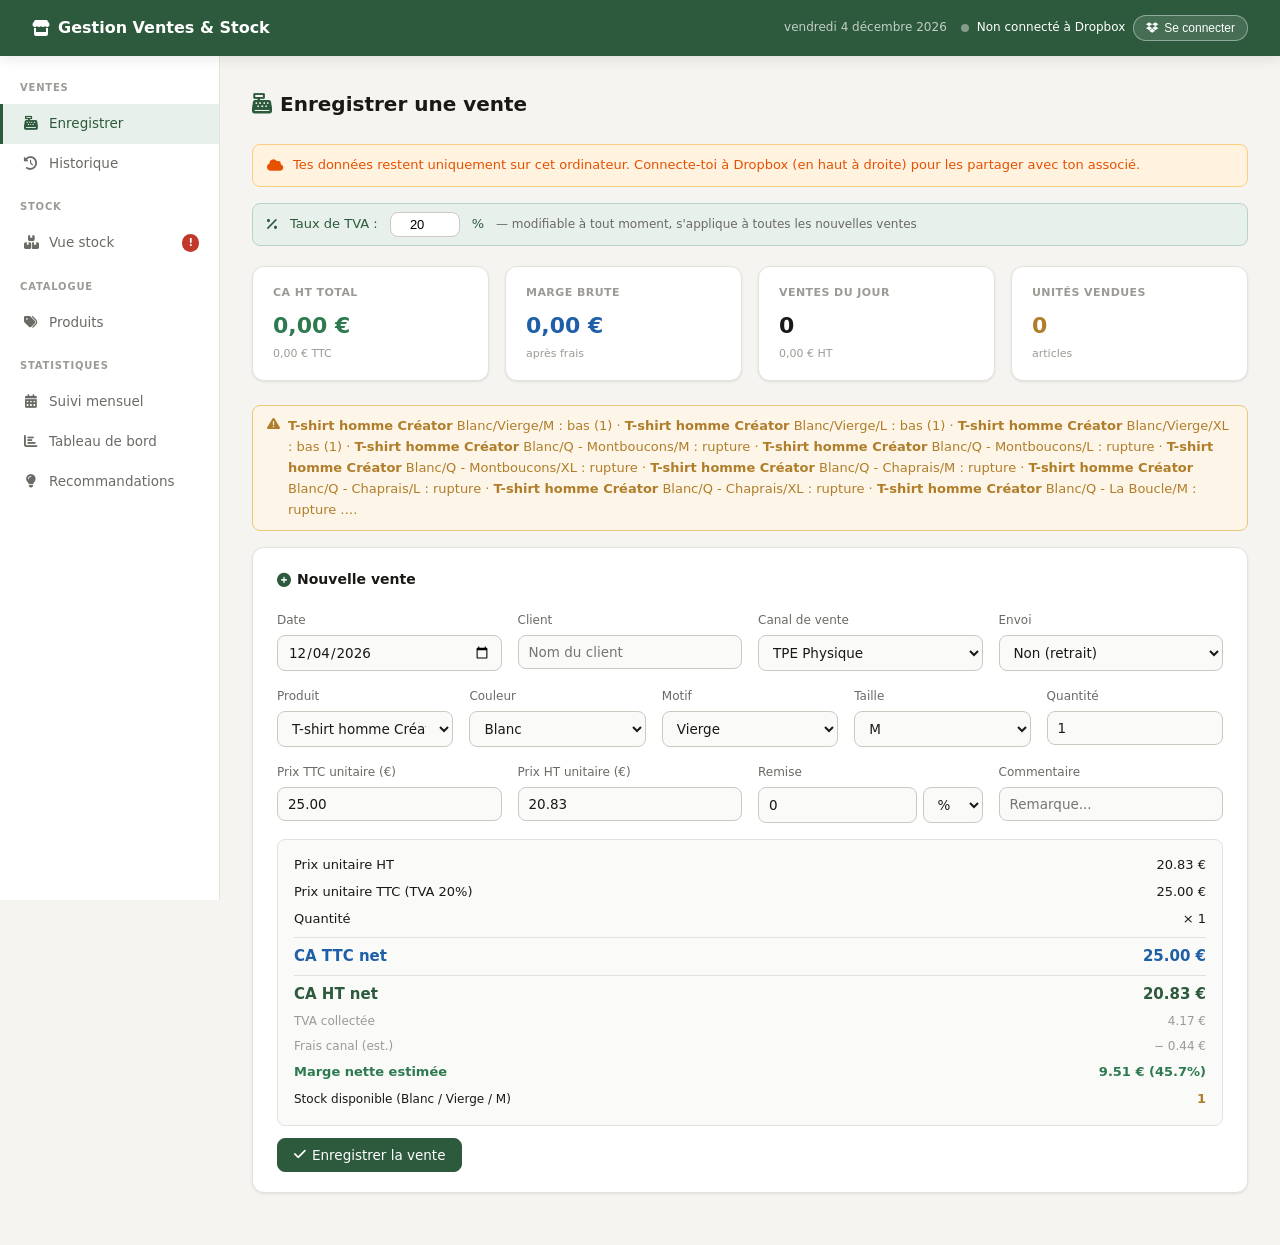
<file: gestion_ventes_stock_v11.html>
<!DOCTYPE html>
<html lang="fr">
<head>
<meta charset="UTF-8">
<meta name="viewport" content="width=device-width, initial-scale=1.0">
<title>Gestion Ventes & Stock</title>
<link rel="stylesheet" href="https://cdnjs.cloudflare.com/ajax/libs/font-awesome/6.5.0/css/all.min.css">
<style>
*, *::before, *::after { box-sizing: border-box; margin: 0; padding: 0; }
:root {
  --bg:#f5f4f1; --surface:#fff; --surface-2:#fafaf8;
  --border:#e4e2dc; --border-strong:#ccc9c0;
  --text:#1a1916; --text-secondary:#6b6a65; --text-muted:#9c9a94;
  --accent:#2d5a3d; --accent-light:#e8f0eb; --accent-hover:#234830;
  --danger:#c0392b; --danger-bg:#fdf0ee;
  --warning:#b07d2a; --warning-bg:#fdf6e8;
  --success:#2d7a4f; --success-bg:#eaf4ee;
  --radius:8px; --radius-lg:12px;
  --shadow:0 1px 3px rgba(0,0,0,.06),0 1px 2px rgba(0,0,0,.04);
  --shadow-md:0 4px 12px rgba(0,0,0,.08);
}
body { font-family:'Segoe UI',system-ui,sans-serif; background:var(--bg); color:var(--text); font-size:14px; line-height:1.6; min-height:100vh; }

header { background:var(--accent); color:#fff; padding:0 2rem; display:flex; align-items:center; justify-content:space-between; height:56px; position:sticky; top:0; z-index:100; box-shadow:var(--shadow-md); }
header h1 { font-size:16px; font-weight:600; display:flex; align-items:center; gap:8px; }
.hdr-right { font-size:12px; opacity:.7; }
.dbx-btn { padding:5px 12px; border-radius:20px; font-size:12px; font-weight:500; cursor:pointer; border:1px solid rgba(255,255,255,.4); background:rgba(255,255,255,.12); color:#fff; display:inline-flex; align-items:center; gap:6px; transition:all .15s; }
.dbx-btn:hover { background:rgba(255,255,255,.22); }
.dbx-dot { width:8px; height:8px; border-radius:50%; flex-shrink:0; }
.dbx-dot.connected { background:#6fcf97; }
.dbx-dot.syncing { background:#f2c94c; animation:pulse 1s infinite; }
.dbx-dot.error { background:#eb5757; }
.dbx-dot.off { background:rgba(255,255,255,.4); }
@keyframes pulse { 0%,100%{opacity:1} 50%{opacity:.3} }
.sync-banner { display:flex; align-items:center; gap:10px; padding:10px 14px; border-radius:var(--radius); font-size:13px; margin-bottom:1rem; background:#fff3e0; border:1px solid #ffcc80; color:#e65100; }

.layout { display:flex; min-height:calc(100vh - 56px); }
nav { width:220px; background:var(--surface); border-right:1px solid var(--border); padding:1.5rem 0; flex-shrink:0; position:sticky; top:56px; height:calc(100vh - 56px); overflow-y:auto; }
.nav-label { font-size:10px; font-weight:600; letter-spacing:.08em; text-transform:uppercase; color:var(--text-muted); padding:0 1.25rem; margin-bottom:.5rem; margin-top:1rem; }
.nav-label:first-child { margin-top:0; }
.nav-item { display:flex; align-items:center; gap:10px; padding:9px 1.25rem; cursor:pointer; color:var(--text-secondary); font-size:13.5px; border-left:3px solid transparent; transition:all .15s; user-select:none; }
.nav-item:hover { background:var(--accent-light); color:var(--accent); }
.nav-item.active { background:var(--accent-light); color:var(--accent); font-weight:500; border-left-color:var(--accent); }
.nav-item i { width:16px; text-align:center; }
.nav-badge { margin-left:auto; background:var(--danger); color:#fff; font-size:10px; font-weight:600; padding:1px 6px; border-radius:10px; }

main { flex:1; padding:2rem; max-width:1300px; }
.section { display:none; }
.section.active { display:block; }
.page-title { font-size:20px; font-weight:600; margin-bottom:1.5rem; display:flex; align-items:center; gap:8px; }
.page-title i { color:var(--accent); }

.card { background:var(--surface); border:1px solid var(--border); border-radius:var(--radius-lg); padding:1.25rem 1.5rem; margin-bottom:1.25rem; box-shadow:var(--shadow); }
.card-title { font-size:14px; font-weight:600; margin-bottom:1.25rem; display:flex; align-items:center; gap:6px; }
.card-title i { color:var(--accent); }

.metrics { display:grid; grid-template-columns:repeat(4,1fr); gap:1rem; margin-bottom:1.5rem; }
.metric { background:var(--surface); border:1px solid var(--border); border-radius:var(--radius-lg); padding:1.1rem 1.25rem; box-shadow:var(--shadow); }
.metric-label { font-size:11px; font-weight:600; letter-spacing:.04em; text-transform:uppercase; color:var(--text-muted); margin-bottom:6px; }
.metric-value { font-size:22px; font-weight:700; }
.metric-value.green { color:var(--success); }
.metric-value.blue { color:#1e5fa8; }
.metric-value.orange { color:var(--warning); }
.metric-value.red { color:var(--danger); }
.metric-sub { font-size:11px; color:var(--text-muted); margin-top:2px; }

.fg { display:grid; gap:1rem; margin-bottom:1rem; }
.g2 { grid-template-columns:1fr 1fr; }
.g3 { grid-template-columns:1fr 1fr 1fr; }
.g4 { grid-template-columns:1fr 1fr 1fr 1fr; }
.g5 { grid-template-columns:1fr 1fr 1fr 1fr 1fr; }
.g6 { grid-template-columns:1fr 1fr 1fr 1fr 1fr 1fr; }
.field label { display:block; font-size:12px; font-weight:500; color:var(--text-secondary); margin-bottom:5px; }
.field input, .field select { width:100%; padding:8px 10px; border:1px solid var(--border-strong); border-radius:var(--radius); background:var(--surface-2); font-size:13.5px; color:var(--text); font-family:inherit; transition:border-color .15s,box-shadow .15s; outline:none; }
.field input:focus, .field select:focus { border-color:var(--accent); box-shadow:0 0 0 3px rgba(45,90,61,.12); background:#fff; }
.field .sub { font-size:11px; color:var(--text-muted); margin-top:4px; }

.btn { padding:8px 16px; border-radius:var(--radius); font-size:13.5px; font-weight:500; cursor:pointer; border:1px solid var(--border-strong); background:var(--surface); color:var(--text); display:inline-flex; align-items:center; gap:6px; transition:all .15s; font-family:inherit; }
.btn:hover { background:var(--bg); }
.btn.primary { background:var(--accent); color:#fff; border-color:var(--accent); }
.btn.primary:hover { background:var(--accent-hover); }
.btn.danger { color:var(--danger); border-color:#e8b4af; background:var(--danger-bg); }
.btn.danger:hover { background:#f9dbd8; }
.btn.sm { padding:5px 10px; font-size:12px; }
.btn-row { display:flex; align-items:center; gap:8px; margin-top:.75rem; flex-wrap:wrap; }

.alert { display:flex; align-items:flex-start; gap:8px; padding:10px 14px; border-radius:var(--radius); font-size:13px; margin-bottom:1rem; }
.alert.warning { background:var(--warning-bg); border:1px solid #e8c97a; color:var(--warning); }
.alert.success { background:var(--success-bg); border:1px solid #a3d4b5; color:var(--success); }
.alert i { margin-top:1px; flex-shrink:0; }

.table-wrap { overflow-x:auto; }
table { width:100%; border-collapse:collapse; font-size:13px; }
th { text-align:left; font-size:11px; font-weight:600; text-transform:uppercase; letter-spacing:.04em; color:var(--text-muted); padding:8px 10px; border-bottom:2px solid var(--border); white-space:nowrap; }
td { padding:9px 10px; border-bottom:1px solid var(--border); vertical-align:middle; }
tr:last-child td { border-bottom:none; }
tbody tr:hover { background:var(--surface-2); }
.empty-row td { text-align:center; color:var(--text-muted); padding:2.5rem; }
.tr-total td { font-weight:700; background:var(--accent-light); }

.badge { display:inline-flex; align-items:center; font-size:11px; font-weight:500; padding:2px 8px; border-radius:20px; }
.badge.ok { background:var(--success-bg); color:var(--success); }
.badge.low { background:var(--warning-bg); color:var(--warning); }
.badge.out { background:var(--danger-bg); color:var(--danger); }
.badge.tpe { background:#e8f0fb; color:#1e5fa8; }
.badge.web { background:#f0e8fb; color:#6e35c0; }

.color-dot { display:inline-block; width:10px; height:10px; border-radius:50%; border:1px solid rgba(0,0,0,.12); vertical-align:middle; margin-right:4px; flex-shrink:0; }
.size-pill { display:inline-block; font-size:11px; font-weight:600; background:var(--bg); border:1px solid var(--border-strong); border-radius:4px; padding:1px 6px; color:var(--text-secondary); margin-right:2px; }
.motif-pill { display:inline-block; font-size:11px; background:#f0e8fb; border:1px solid #d4b8f0; border-radius:4px; padding:1px 6px; color:#6e35c0; margin-right:2px; }
.remise-pill { display:inline-block; font-size:11px; background:#fff3e0; border:1px solid #ffcc80; border-radius:4px; padding:1px 6px; color:#e65100; }

/* Tag input */
.tag-input-wrap { border:1px solid var(--border-strong); border-radius:var(--radius); background:var(--surface-2); padding:6px 8px; display:flex; flex-wrap:wrap; gap:5px; align-items:center; min-height:40px; cursor:text; transition:border-color .15s,box-shadow .15s; }
.tag-input-wrap:focus-within { border-color:var(--accent); box-shadow:0 0 0 3px rgba(45,90,61,.12); background:#fff; }
.tag { display:inline-flex; align-items:center; gap:4px; font-size:12px; font-weight:500; padding:2px 8px; border-radius:20px; }
.tag.color-tag { background:var(--accent-light); color:var(--accent); }
.tag.motif-tag { background:#f0e8fb; color:#6e35c0; }
.tag-remove { cursor:pointer; opacity:.6; font-size:13px; }
.tag-remove:hover { opacity:1; }
.tag-raw-input { border:none; outline:none; background:transparent; font-size:13px; font-family:inherit; color:var(--text); min-width:100px; flex:1; padding:2px 4px; }
.tag-hint { font-size:11px; color:var(--text-muted); margin-top:4px; }

/* Taille checkboxes */
.check-group { display:flex; flex-wrap:wrap; gap:6px; margin-top:4px; }
.check-item { display:flex; align-items:center; gap:5px; background:var(--surface-2); border:1px solid var(--border-strong); border-radius:var(--radius); padding:5px 10px; cursor:pointer; font-size:13px; user-select:none; transition:all .12s; }
.check-item input { accent-color:var(--accent); }
.check-item:has(input:checked) { background:var(--accent-light); border-color:var(--accent); color:var(--accent); font-weight:500; }

/* Prix breakdown */
.prix-box { background:var(--surface-2); border:1px solid var(--border); border-radius:var(--radius); padding:.75rem 1rem; margin-top:.5rem; }
.prix-row { display:flex; justify-content:space-between; align-items:center; font-size:13px; padding:3px 0; }
.prix-row.total { font-weight:700; font-size:15px; border-top:1px solid var(--border); margin-top:4px; padding-top:6px; color:var(--accent); }
.prix-row.marge { color:var(--success); font-weight:600; }
.prix-row.remise { color:var(--danger); }

/* Stock */
.stock-grid { display:grid; grid-template-columns:repeat(auto-fill,minmax(400px,1fr)); gap:1rem; }
.stock-card { background:var(--surface); border:1px solid var(--border); border-radius:var(--radius-lg); padding:1rem; box-shadow:var(--shadow); }
.stock-card-header { display:flex; justify-content:space-between; align-items:flex-start; margin-bottom:.75rem; padding-bottom:.75rem; border-bottom:1px solid var(--border); }
.stock-card-name { font-size:13.5px; font-weight:600; }
.stock-card-meta { font-size:11px; color:var(--text-muted); margin-top:2px; }
.stock-card-total { font-size:12px; font-weight:600; color:var(--accent); background:var(--accent-light); padding:2px 8px; border-radius:20px; white-space:nowrap; }
.stock-tabs { display:flex; gap:2px; margin-bottom:.75rem; border-bottom:1px solid var(--border); overflow-x:auto; }
.stock-tab { font-size:12px; padding:5px 10px; cursor:pointer; border-bottom:2px solid transparent; color:var(--text-muted); transition:all .12s; margin-bottom:-1px; background:none; border-top:none; border-left:none; border-right:none; font-family:inherit; white-space:nowrap; }
.stock-tab.active { color:var(--accent); border-bottom-color:var(--accent); font-weight:500; }
.matrix-wrap { overflow-x:auto; }
.matrix { width:100%; border-collapse:collapse; font-size:12px; }
.matrix th { font-size:10px; font-weight:600; text-transform:uppercase; color:var(--text-muted); padding:4px 5px; border-bottom:1px solid var(--border); text-align:center; white-space:nowrap; }
.matrix th.row-th { text-align:left; }
.matrix td { padding:3px 4px; border-bottom:1px solid var(--border); text-align:center; }
.matrix td.row-td { text-align:left; white-space:nowrap; }
.matrix tr:last-child td { border-bottom:none; }
.qty-cell { display:flex; align-items:center; justify-content:center; gap:2px; }
.qty-btn { width:18px; height:18px; border-radius:50%; border:1px solid var(--border-strong); background:var(--surface-2); cursor:pointer; font-size:12px; line-height:1; display:flex; align-items:center; justify-content:center; transition:all .1s; }
.qty-btn:hover { background:var(--accent-light); border-color:var(--accent); color:var(--accent); }
.qty-num { font-size:11px; font-weight:600; min-width:18px; text-align:center; }
.qty-num.low { color:var(--warning); }
.qty-num.out { color:var(--danger); }

/* Suivi mensuel */
.month-filter { display:flex; gap:8px; align-items:center; margin-bottom:1rem; flex-wrap:wrap; }
.month-chip { padding:5px 12px; border-radius:20px; font-size:12px; font-weight:500; cursor:pointer; border:1px solid var(--border-strong); background:var(--surface-2); color:var(--text-secondary); transition:all .12s; }
.month-chip.active { background:var(--accent); color:#fff; border-color:var(--accent); }
.sparkbar { display:inline-block; height:8px; background:var(--accent-light); border-radius:2px; vertical-align:middle; }

.flash { font-size:12px; padding:5px 10px; border-radius:var(--radius); }
.flash.ok { color:var(--success); background:var(--success-bg); }
.flash.err { color:var(--danger); background:var(--danger-bg); }

/* TVA setting */
.tva-bar { display:flex; align-items:center; gap:12px; background:var(--accent-light); border:1px solid #b8d4c2; border-radius:var(--radius); padding:8px 14px; margin-bottom:1.25rem; font-size:13px; }
.tva-bar label { font-weight:500; color:var(--accent); white-space:nowrap; }
.tva-bar input { width:70px; padding:4px 8px; border:1px solid var(--border-strong); border-radius:var(--radius); font-size:13px; text-align:center; }

@media(max-width:900px){ .metrics{grid-template-columns:repeat(2,1fr)} .g4,.g5,.g6{grid-template-columns:1fr 1fr} .g3{grid-template-columns:1fr 1fr} .stock-grid{grid-template-columns:1fr} }
@media(max-width:640px){ .layout{flex-direction:column} nav{width:100%;height:auto;position:static;display:flex;overflow-x:auto;padding:.5rem;border-right:none;border-bottom:1px solid var(--border)} .nav-label{display:none} .nav-item{border-left:none;border-bottom:3px solid transparent;padding:6px 10px;white-space:nowrap;font-size:12px} .nav-item.active{border-bottom-color:var(--accent);border-left-color:transparent} main{padding:1rem} .metrics{grid-template-columns:repeat(2,1fr)} .g2,.g3,.g4,.g5,.g6{grid-template-columns:1fr} }
</style>
</head>
<body>

<header>
  <h1><i class="fas fa-store"></i> Gestion Ventes & Stock</h1>
  <div style="display:flex; align-items:center; gap:14px;">
    <div class="hdr-right" id="header-date"></div>
    <div id="dbx-status" style="display:flex;align-items:center;gap:8px;font-size:12px;"></div>
  </div>
</header>

<div class="layout">
<nav>
  <div class="nav-label">Ventes</div>
  <div class="nav-item active" onclick="showSection('ventes')"><i class="fas fa-cash-register"></i> Enregistrer</div>
  <div class="nav-item" onclick="showSection('historique')"><i class="fas fa-history"></i> Historique</div>
  <div class="nav-label">Stock</div>
  <div class="nav-item" onclick="showSection('stock')"><i class="fas fa-boxes"></i> Vue stock <span class="nav-badge" id="nav-badge" style="display:none">!</span></div>
  <div class="nav-label">Catalogue</div>
  <div class="nav-item" onclick="showSection('produits')"><i class="fas fa-tags"></i> Produits</div>
  <div class="nav-label">Statistiques</div>
  <div class="nav-item" onclick="showSection('mensuel')"><i class="fas fa-calendar-alt"></i> Suivi mensuel</div>
  <div class="nav-item" onclick="showSection('stats')"><i class="fas fa-chart-bar"></i> Tableau de bord</div>
  <div class="nav-item" onclick="showSection('recommandations')"><i class="fas fa-lightbulb"></i> Recommandations</div>
</nav>

<main>

<!-- ===== VENTES ===== -->
<div id="sec-ventes" class="section active">
  <div class="page-title"><i class="fas fa-cash-register"></i> Enregistrer une vente</div>

  <div id="dbx-banner-zone"></div>

  <div class="tva-bar">
    <i class="fas fa-percent" style="color:var(--accent)"></i>
    <label>Taux de TVA :</label>
    <input type="number" id="tva-rate" value="20" min="0" max="100" step="0.1" onchange="saveTVA()">
    <span style="color:var(--accent)">%</span>
    <span style="color:var(--text-secondary);font-size:12px">— modifiable à tout moment, s'applique à toutes les nouvelles ventes</span>
  </div>

  <div class="metrics">
    <div class="metric"><div class="metric-label">CA HT total</div><div class="metric-value green" id="m-ca-ht">0,00 €</div><div class="metric-sub" id="m-ca-ttc-sub">0,00 € TTC</div></div>
    <div class="metric"><div class="metric-label">Marge brute</div><div class="metric-value blue" id="m-marge">0,00 €</div><div class="metric-sub">après frais</div></div>
    <div class="metric"><div class="metric-label">Ventes du jour</div><div class="metric-value" id="m-today">0</div><div class="metric-sub" id="m-today-ca">0,00 € HT</div></div>
    <div class="metric"><div class="metric-label">Unités vendues</div><div class="metric-value orange" id="m-units">0</div><div class="metric-sub">articles</div></div>
  </div>

  <div id="alert-zone"></div>

  <div class="card">
    <div class="card-title"><i class="fas fa-plus-circle"></i> Nouvelle vente</div>
    <div class="fg g4">
      <div class="field"><label>Date</label><input type="date" id="v-date"></div>
      <div class="field"><label>Client</label><input type="text" id="v-client" placeholder="Nom du client"></div>
      <div class="field"><label>Canal de vente</label>
        <select id="v-type"><option>TPE Physique</option><option>Site Internet</option></select>
      </div>
      <div class="field"><label>Envoi</label>
        <select id="v-envoi"><option value="non">Non (retrait)</option><option value="oui">Oui (livraison)</option></select>
      </div>
    </div>
    <div class="fg g5">
      <div class="field"><label>Produit</label><select id="v-produit" onchange="onProduitChange()"></select></div>
      <div class="field"><label>Couleur</label><select id="v-couleur" onchange="calcPrix()"></select></div>
      <div class="field"><label>Motif</label><select id="v-motif" onchange="calcPrix()"></select></div>
      <div class="field"><label>Taille</label><select id="v-taille" onchange="calcPrix()"></select></div>
      <div class="field"><label>Quantité</label><input type="number" id="v-qty" value="1" min="1" oninput="calcPrix()"></div>
    </div>
    <div class="fg g4">
      <div class="field">
        <label>Prix TTC unitaire (€)</label>
        <input type="number" id="v-prix-ttc" step="0.01" oninput="onPrixTTCchange()">
      </div>
      <div class="field">
        <label>Prix HT unitaire (€)</label>
        <input type="number" id="v-prix-ht" step="0.01" oninput="onPrixHTchange()">
      </div>
      <div class="field">
        <label>Remise</label>
        <div style="display:flex;gap:6px">
          <input type="number" id="v-remise" value="0" min="0" step="0.01" oninput="calcPrix()" style="flex:1">
          <select id="v-remise-type" onchange="calcPrix()" style="width:60px">
            <option value="pct">%</option>
            <option value="eur">€</option>
          </select>
        </div>
      </div>
      <div class="field"><label>Commentaire</label><input type="text" id="v-note" placeholder="Remarque..."></div>
    </div>
    <div id="prix-box" class="prix-box" style="display:none"></div>
    <div id="stock-alert-vente"></div>
    <div class="btn-row">
      <button class="btn primary" id="btn-enregistrer-vente" onclick="ajouterVente()"><i class="fas fa-check"></i> Enregistrer la vente</button>
      <span id="v-flash"></span>
    </div>
  </div>
</div>

<!-- ===== HISTORIQUE ===== -->
<div id="sec-historique" class="section">
  <div class="page-title"><i class="fas fa-history"></i> Historique des ventes</div>
  <div class="card">
    <div class="card-title"><i class="fas fa-list"></i> Toutes les ventes <span id="ventes-count" style="font-weight:400;color:var(--text-muted);font-size:12px;"></span></div>
    <div class="table-wrap">
      <table>
        <thead><tr>
          <th>Date</th><th>Client</th><th>Canal</th><th>Produit</th><th>Couleur</th><th>Motif</th><th>Taille</th><th>Qté</th>
          <th>P.U. HT</th><th>P.U. TTC</th><th>Remise</th><th>CA HT</th><th>CA TTC</th><th>Marge</th><th>Note</th><th></th>
        </tr></thead>
        <tbody id="historique-body"></tbody>
      </table>
    </div>
  </div>
</div>

<!-- ===== STOCK ===== -->
<div id="sec-stock" class="section">
  <div class="page-title"><i class="fas fa-boxes"></i> Gestion du stock</div>
  <div class="metrics">
    <div class="metric"><div class="metric-label">Références</div><div class="metric-value" id="s-refs">0</div><div class="metric-sub">coul × motif × taille</div></div>
    <div class="metric"><div class="metric-label">Unités en stock</div><div class="metric-value blue" id="s-units">0</div></div>
    <div class="metric"><div class="metric-label">Stocks bas (≤3)</div><div class="metric-value orange" id="s-low">0</div></div>
    <div class="metric"><div class="metric-label">Ruptures</div><div class="metric-value red" id="s-out">0</div></div>
  </div>
  <div id="stock-alerts-zone"></div>
  <div id="stock-grid" class="stock-grid"></div>
</div>

<!-- ===== PRODUITS ===== -->
<div id="sec-produits" class="section">
  <div class="page-title"><i class="fas fa-tags"></i> Catalogue produits</div>
  <div class="card">
    <div class="card-title"><i class="fas fa-plus"></i> <span id="p-form-title">Ajouter un produit</span></div>
    <div class="fg g2">
      <div class="field"><label>Nom du produit</label><input type="text" id="p-nom" placeholder="ex: T-shirt homme Stanley"></div>
      <div class="fg g2" style="margin:0;gap:.75rem">
        <div class="field"><label>Prix d'achat HT (€)</label><input type="number" id="p-achat" step="0.01" placeholder="0.00"></div>
        <div class="field"><label>Prix de vente TTC (€)</label><input type="number" id="p-vente-ttc" step="0.01" placeholder="0.00" oninput="previewPrixProduit()"></div>
      </div>
    </div>
    <div class="fg g2">
      <div class="field">
        <label>Couleurs disponibles <span style="color:var(--text-muted);font-weight:400">(max 10)</span></label>
        <div class="tag-input-wrap" onclick="focusTagInput('couleurs-input')">
          <div id="couleurs-tags"></div>
          <input class="tag-raw-input" id="couleurs-input" placeholder="Tapez + Entrée ou virgule" maxlength="30">
        </div>
        <div class="tag-hint">Entrée ou <kbd>,</kbd> pour valider</div>
      </div>
      <div class="field">
        <label>Motifs / Designs <span style="color:var(--text-muted);font-weight:400">(max 10)</span></label>
        <div class="tag-input-wrap" onclick="focusTagInput('motifs-input')">
          <div id="motifs-tags"></div>
          <input class="tag-raw-input" id="motifs-input" placeholder="ex: Uni, Logo, Brodé… + Entrée" maxlength="40">
        </div>
        <div class="tag-hint">Entrée ou <kbd>,</kbd> pour valider</div>
      </div>
    </div>
    <div class="field" style="margin-bottom:1rem">
      <label>Tailles disponibles</label>
      <div class="check-group" id="tailles-check">
        <label class="check-item"><input type="checkbox" value="XS"> XS</label>
        <label class="check-item"><input type="checkbox" value="S" checked> S</label>
        <label class="check-item"><input type="checkbox" value="M" checked> M</label>
        <label class="check-item"><input type="checkbox" value="L" checked> L</label>
        <label class="check-item"><input type="checkbox" value="XL" checked> XL</label>
        <label class="check-item"><input type="checkbox" value="XXL"> XXL</label>
        <label class="check-item"><input type="checkbox" value="TU"> Taille unique</label>
      </div>
    </div>
    <div id="p-prix-preview" style="display:none" class="prix-box" style="margin-bottom:.75rem"></div>
    <div class="btn-row">
      <button class="btn primary" onclick="sauvegarderProduit()"><i class="fas fa-save"></i> Sauvegarder</button>
      <button class="btn" onclick="resetProduitForm()" id="p-cancel-btn" style="display:none"><i class="fas fa-times"></i> Annuler</button>
      <span id="p-flash"></span>
    </div>
  </div>
  <div class="card">
    <div class="card-title"><i class="fas fa-table"></i> Tous les produits</div>
    <div class="table-wrap"><table>
      <thead><tr><th>Produit</th><th>P. achat</th><th>P. vente TTC</th><th>P. vente HT</th><th>Marge brute</th><th>Couleurs</th><th>Motifs</th><th>Tailles</th><th>Stock</th><th>Actions</th></tr></thead>
      <tbody id="produits-body"></tbody>
    </table></div>
  </div>
</div>

<!-- ===== SUIVI MENSUEL ===== -->
<div id="sec-mensuel" class="section">
  <div class="page-title"><i class="fas fa-calendar-alt"></i> Suivi mensuel des ventes</div>

  <div class="metrics" style="grid-template-columns:repeat(4,1fr)">
    <div class="metric"><div class="metric-label">CA HT — année</div><div class="metric-value green" id="sm-ca-ht">0 €</div></div>
    <div class="metric"><div class="metric-label">CA TTC — année</div><div class="metric-value blue" id="sm-ca-ttc">0 €</div></div>
    <div class="metric"><div class="metric-label">Marge — année</div><div class="metric-value" id="sm-marge">0 €</div><div class="metric-sub" id="sm-taux">0%</div></div>
    <div class="metric"><div class="metric-label">Meilleur mois</div><div class="metric-value orange" id="sm-best">—</div></div>
  </div>

  <div class="card">
    <div style="display:flex;justify-content:space-between;align-items:center;margin-bottom:1rem;flex-wrap:wrap;gap:.5rem">
      <div class="card-title" style="margin:0"><i class="fas fa-table"></i> Récapitulatif mensuel</div>
      <div class="field" style="margin:0;min-width:120px">
        <select id="mensuel-year" onchange="renderMensuel()"></select>
      </div>
    </div>
    <div class="table-wrap"><table>
      <thead><tr>
        <th>Mois</th><th>Ventes</th><th>Unités</th>
        <th>CA HT</th><th>TVA collectée</th><th>CA TTC</th>
        <th>Remises</th><th>Marge brute</th><th>Taux de marge</th><th>CA cumulé HT</th>
      </tr></thead>
      <tbody id="mensuel-body"></tbody>
    </table></div>
  </div>

  <div class="card">
    <div class="card-title"><i class="fas fa-chart-bar"></i> Évolution mensuelle (CA HT)</div>
    <div id="mensuel-chart" style="display:flex;align-items:flex-end;gap:6px;height:120px;padding:.5rem 0"></div>
  </div>
</div>

<!-- ===== STATS ===== -->
<div id="sec-stats" class="section">
  <div class="page-title"><i class="fas fa-chart-bar"></i> Tableau de bord</div>
  <div class="metrics" style="grid-template-columns:repeat(3,1fr)">
    <div class="metric"><div class="metric-label">CA HT total</div><div class="metric-value green" id="st-ca">0 €</div></div>
    <div class="metric"><div class="metric-label">Marge totale</div><div class="metric-value blue" id="st-marge">0 €</div></div>
    <div class="metric"><div class="metric-label">Taux de marge</div><div class="metric-value" id="st-taux">0%</div></div>
  </div>
  <div class="card">
    <div class="card-title"><i class="fas fa-trophy"></i> Top ventes par CA HT</div>
    <div class="table-wrap"><table>
      <thead><tr><th>#</th><th>Produit</th><th>Couleur</th><th>Motif</th><th>Taille</th><th>Unités</th><th>CA HT</th><th>CA TTC</th><th>Marge</th></tr></thead>
      <tbody id="stats-top"></tbody>
    </table></div>
  </div>
  <div class="fg g3">
    <div class="card" style="margin:0"><div class="card-title"><i class="fas fa-ruler"></i> Par taille</div><div id="stats-tailles"></div></div>
    <div class="card" style="margin:0"><div class="card-title"><i class="fas fa-palette"></i> Par couleur</div><div id="stats-couleurs"></div></div>
    <div class="card" style="margin:0"><div class="card-title"><i class="fas fa-chart-pie"></i> Par canal</div><div id="stats-canaux"></div></div>
  </div>
</div>

<!-- ===== RECOMMANDATIONS ===== -->
<div id="sec-recommandations" class="section">
  <div class="page-title"><i class="fas fa-lightbulb"></i> Recommandations articles</div>

  <div class="card" style="background:var(--accent-light);border-color:#b8d4c2">
    <div style="font-size:13px;color:var(--accent);display:flex;gap:10px;align-items:flex-start">
      <i class="fas fa-circle-info" style="margin-top:2px;flex-shrink:0"></i>
      <span>Ces recommandations sont calculées à partir des prix d'achat et de vente TTC renseignés dans le catalogue.
      Les projections de marge supposent que <strong>toutes les unités en stock sont vendues au prix affiché</strong>, sans remise.
      Les articles sans stock sont indiqués séparément.</span>
    </div>
  </div>

  <!-- Filtres et paramètre -->
  <div class="card">
    <div style="display:flex;gap:1rem;align-items:center;flex-wrap:wrap">
      <div class="field" style="margin:0;min-width:160px">
        <label>Trier par</label>
        <select id="reco-sort" onchange="renderRecommandations()">
          <option value="marge_pct">Taux de marge %</option>
          <option value="marge_eur">Marge €  potentielle</option>
          <option value="ca_potentiel">CA potentiel TTC</option>
          <option value="prix_vente">Prix de vente TTC</option>
        </select>
      </div>
      <div class="field" style="margin:0;min-width:160px">
        <label>Filtrer par catégorie</label>
        <select id="reco-filter" onchange="renderRecommandations()">
          <option value="">Tous les produits</option>
        </select>
      </div>
      <div class="field" style="margin:0;min-width:140px">
        <label>Quantité à commander</label>
        <input type="number" id="reco-qty" value="10" min="1" oninput="renderRecommandations()" style="width:100%">
      </div>
    </div>
  </div>

  <!-- Top recommandations cards -->
  <div id="reco-top" style="display:grid;grid-template-columns:repeat(auto-fill,minmax(280px,1fr));gap:1rem;margin-bottom:1.5rem"></div>

  <!-- Tableau complet -->
  <div class="card">
    <div class="card-title"><i class="fas fa-table"></i> Analyse complète du catalogue</div>
    <div class="table-wrap">
      <table>
        <thead><tr>
          <th>Produit</th>
          <th>P. achat HT</th>
          <th>P. vente TTC</th>
          <th>P. vente HT</th>
          <th>Taux marge</th>
          <th>Marge / unité</th>
          <th>Stock actuel</th>
          <th>CA potentiel TTC</th>
          <th>Marge potentielle</th>
          <th>Projection (×<span id="reco-qty-label">10</span>)</th>
          <th>Recommandation</th>
        </tr></thead>
        <tbody id="reco-body"></tbody>
      </table>
    </div>
  </div>

  <!-- Articles sans stock -->
  <div class="card">
    <div class="card-title"><i class="fas fa-box-open"></i> Articles à approvisionner en priorité (stock = 0)</div>
    <div id="reco-zero-stock"></div>
  </div>
</div>

</main>
</div>

<script>
// ─── Couleurs ────────────────────────────────────────────────────────────────
const COLOR_HEX={blanc:'#f9f9f7',white:'#f9f9f7',noir:'#1a1a1a',black:'#1a1a1a',bleu:'#3b82f6',blue:'#3b82f6',rouge:'#ef4444',red:'#ef4444',vert:'#22c55e',green:'#22c55e',jaune:'#eab308',yellow:'#eab308',orange:'#f97316',rose:'#ec4899',pink:'#ec4899',violet:'#8b5cf6',gris:'#9ca3af',grey:'#9ca3af',gray:'#9ca3af',beige:'#d4b896',marine:'#1e3a5f',navy:'#1e3a5f',bordeaux:'#800020',camel:'#c19a6b',kaki:'#7a7a2a',khaki:'#7a7a2a',naturel:'#d9c9a3',lavande:'#b589d6',turquoise:'#06b6d4',corail:'#ff7043',argent:'#c0c0c0',marron:'#7b4426',taupe:'#b5a28a',sable:'#c2b280'};
function colorHex(c){return COLOR_HEX[c.trim().toLowerCase()]||'#aaa';}
function colorDot(c){const h=colorHex(c);return `<span class="color-dot" style="background:${h};${h==='#f9f9f7'?'border:1px solid #ccc;':''}"></span>`;}

// ─── TVA ─────────────────────────────────────────────────────────────────────
let TVA = parseFloat(localStorage.getItem('appv4_tva')||'20');
function getTVA(){return TVA/100;}
function saveTVA(){TVA=parseFloat(document.getElementById('tva-rate').value)||20;localStorage.setItem('appv4_tva',TVA);calcPrix();dbxScheduleUpload();}
function htToTtc(ht){return ht*(1+getTVA());}
function ttcToHt(ttc){return ttc/(1+getTVA());}

// ─── Tag inputs ──────────────────────────────────────────────────────────────
const tagState={couleurs:[],motifs:[]};
function focusTagInput(id){document.getElementById(id).focus();}
function renderTags(type){
  const cls=type==='couleurs'?'color-tag':'motif-tag';
  document.getElementById(type+'-tags').innerHTML=tagState[type].map((v,i)=>`
    <span class="tag ${cls}">${type==='couleurs'?colorDot(v):'<i class="fas fa-brush" style="font-size:9px;opacity:.7"></i>'} ${v}
    <span class="tag-remove" onclick="removeTag('${type}',${i})">×</span></span>`).join('');
}
function addTag(type,value){
  const v=value.trim().replace(/,$/,'').trim();
  if(!v||tagState[type].includes(v)||tagState[type].length>=10)return false;
  tagState[type].push(v);renderTags(type);return true;
}
function removeTag(type,idx){tagState[type].splice(idx,1);renderTags(type);}
function setupTagInput(type){
  const input=document.getElementById(type+'-input');
  input.addEventListener('keydown',e=>{
    if(e.key==='Enter'||e.key===','){e.preventDefault();if(addTag(type,input.value))input.value='';}
    else if(e.key==='Backspace'&&!input.value&&tagState[type].length){tagState[type].pop();renderTags(type);}
  });
  input.addEventListener('blur',()=>{if(input.value.trim()){addTag(type,input.value);input.value='';}});
}

// ─── Dropbox sync ────────────────────────────────────────────────────────────
const DBX_APP_KEY = 'sx1o2j39v4j4928';
const DBX_FILE_PATH = '/Ent BZAK/Commercial/GestionVentesStock/data.json';
const DBX_REDIRECT_URI = window.location.origin + window.location.pathname;
let dbxAccessToken = localStorage.getItem('dbx_access_token') || null;
let dbxSyncTimer = null;
let dbxIsSyncing = false;
let dbxSuppressNextRemoteApply = false;

function dbxSetStatus(state, msg) {
  const el = document.getElementById('dbx-status');
  const dotClass = state; // connected | syncing | error | off
  const label = msg || ({
    connected: 'Synchronisé avec Dropbox',
    syncing: 'Synchronisation…',
    error: 'Erreur de synchronisation',
    off: 'Non connecté à Dropbox'
  }[state] || '');
  if (state === 'off') {
    el.innerHTML = `<span class="dbx-dot off"></span><span>${label}</span><button class="dbx-btn" onclick="dbxConnect()"><i class="fab fa-dropbox"></i> Se connecter</button>`;
  } else {
    el.innerHTML = `<span class="dbx-dot ${dotClass}"></span><span>${label}</span>
      <button class="dbx-btn" onclick="dbxManualSync()" title="Récupérer les dernières données"><i class="fas fa-rotate"></i></button>
      <button class="dbx-btn" onclick="dbxDisconnect()" title="Se déconnecter"><i class="fas fa-right-from-bracket"></i></button>`;
  }
  const banner = document.getElementById('dbx-banner-zone');
  if (banner) {
    banner.innerHTML = state === 'off'
      ? `<div class="sync-banner"><i class="fas fa-cloud"></i> Tes données restent uniquement sur cet ordinateur. Connecte-toi à Dropbox (en haut à droite) pour les partager avec ton associé.</div>`
      : '';
  }
}

// PKCE helpers
function dbxBase64url(buf) {
  return btoa(String.fromCharCode(...new Uint8Array(buf))).replace(/\+/g,'-').replace(/\//g,'_').replace(/=+$/,'');
}
async function dbxSha256(str) {
  const data = new TextEncoder().encode(str);
  const hash = await crypto.subtle.digest('SHA-256', data);
  return dbxBase64url(hash);
}
function dbxRandomString(len) {
  const arr = new Uint8Array(len);
  crypto.getRandomValues(arr);
  return dbxBase64url(arr).slice(0, len);
}

async function dbxConnect() {
  const verifier = dbxRandomString(64);
  sessionStorage.setItem('dbx_pkce_verifier', verifier);
  const challenge = await dbxSha256(verifier);
  const params = new URLSearchParams({
    client_id: DBX_APP_KEY,
    response_type: 'code',
    code_challenge: challenge,
    code_challenge_method: 'S256',
    redirect_uri: DBX_REDIRECT_URI,
    token_access_type: 'offline',
  });
  window.location.href = `https://www.dropbox.com/oauth2/authorize?${params.toString()}`;
}

async function dbxHandleOAuthRedirect() {
  const urlParams = new URLSearchParams(window.location.search);
  const code = urlParams.get('code');
  if (!code) return false;
  const verifier = sessionStorage.getItem('dbx_pkce_verifier');
  if (!verifier) return false;
  dbxSetStatus('syncing', 'Connexion à Dropbox…');
  try {
    const resp = await fetch('https://api.dropboxapi.com/oauth2/token', {
      method: 'POST',
      headers: { 'Content-Type': 'application/x-www-form-urlencoded' },
      body: new URLSearchParams({
        code, grant_type: 'authorization_code',
        client_id: DBX_APP_KEY, redirect_uri: DBX_REDIRECT_URI, code_verifier: verifier,
      }),
    });
    const data = await resp.json();
    if (data.access_token) {
      dbxAccessToken = data.access_token;
      localStorage.setItem('dbx_access_token', dbxAccessToken);
      if (data.refresh_token) localStorage.setItem('dbx_refresh_token', data.refresh_token);
    } else {
      throw new Error(data.error_description || 'Échec de connexion');
    }
  } catch (e) {
    dbxSetStatus('error', 'Connexion Dropbox échouée');
    console.error(e);
  }
  window.history.replaceState({}, document.title, window.location.pathname);
  return true;
}

function dbxDisconnect() {
  if (!confirm('Se déconnecter de Dropbox ? Les données resteront sur cet ordinateur mais ne seront plus synchronisées.')) return;
  dbxAccessToken = null;
  localStorage.removeItem('dbx_access_token');
  localStorage.removeItem('dbx_refresh_token');
  dbxSetStatus('off');
}

async function dbxDownload() {
  if (!dbxAccessToken) return null;
  try {
    const resp = await fetch('https://content.dropboxapi.com/2/files/download', {
      method: 'POST',
      headers: {
        'Authorization': 'Bearer ' + dbxAccessToken,
        'Dropbox-API-Arg': JSON.stringify({ path: DBX_FILE_PATH }),
      },
    });
    if (resp.status === 409) return null; // file doesn't exist yet
    if (resp.status === 401) { dbxSetStatus('error','Session expirée, reconnecte-toi'); return null; }
    if (!resp.ok) throw new Error('Téléchargement échoué (' + resp.status + ')');
    const text = await resp.text();
    return JSON.parse(text);
  } catch (e) {
    console.error('dbxDownload', e);
    return null;
  }
}

async function dbxUpload(payload) {
  if (!dbxAccessToken) return false;
  try {
    const resp = await fetch('https://content.dropboxapi.com/2/files/upload', {
      method: 'POST',
      headers: {
        'Authorization': 'Bearer ' + dbxAccessToken,
        'Content-Type': 'application/octet-stream',
        'Dropbox-API-Arg': JSON.stringify({
          path: DBX_FILE_PATH, mode: 'overwrite', mute: true,
        }),
      },
      body: JSON.stringify(payload, null, 2),
    });
    if (resp.status === 401) { dbxSetStatus('error','Session expirée, reconnecte-toi'); return false; }
    if (!resp.ok) throw new Error('Envoi échoué (' + resp.status + ')');
    return true;
  } catch (e) {
    console.error('dbxUpload', e);
    return false;
  }
}

function dbxBuildPayload() {
  return { produits, stock, ventes, tva: TVA, updatedAt: new Date().toISOString() };
}

function dbxApplyRemoteData(data) {
  if (!data) return;
  dbxSuppressNextRemoteApply = true;
  produits = data.produits || produits;
  stock = data.stock || stock;
  ventes = data.ventes || ventes;
  if (typeof data.tva === 'number') {
    TVA = data.tva;
    const el = document.getElementById('tva-rate');
    if (el) el.value = TVA;
  }
  nextProdId = produits.length ? Math.max(...produits.map(p=>p.id))+1 : 1;
  nextVenteId = ventes.length ? Math.max(...ventes.map(v=>v.id))+1 : 1;
  localStorage.setItem('appv4_produits', JSON.stringify(produits));
  localStorage.setItem('appv4_stock', JSON.stringify(stock));
  localStorage.setItem('appv4_ventes', JSON.stringify(ventes));
  localStorage.setItem('appv4_tva', TVA);
  // Refresh whatever section is visible
  const active = document.querySelector('.section.active');
  if (active) {
    const id = active.id.replace('sec-', '');
    buildProduitSelect();
    showSection(id);
  }
  dbxSuppressNextRemoteApply = false;
}

async function dbxManualSync() {
  if (!dbxAccessToken) return;
  dbxSetStatus('syncing');
  const remote = await dbxDownload();
  if (remote) dbxApplyRemoteData(remote);
  dbxSetStatus('connected');
}

function dbxScheduleUpload() {
  if (!dbxAccessToken || dbxSuppressNextRemoteApply) return;
  clearTimeout(dbxSyncTimer);
  dbxSetStatus('syncing');
  dbxSyncTimer = setTimeout(async () => {
    const ok = await dbxUpload(dbxBuildPayload());
    dbxSetStatus(ok ? 'connected' : 'error');
  }, 800);
}

async function dbxInit() {
  const cameFromOAuth = await dbxHandleOAuthRedirect();
  if (!dbxAccessToken) { dbxSetStatus('off'); return; }
  dbxSetStatus('syncing', 'Récupération des données…');
  const remote = await dbxDownload();
  if (remote) {
    dbxApplyRemoteData(remote);
  } else if (cameFromOAuth || true) {
    // First time / no remote file yet → push local data to create it
    await dbxUpload(dbxBuildPayload());
  }
  dbxSetStatus('connected');
}

// ─── Data ─────────────────────────────────────────────────────────────────────
const DEFAULT_PRODUCTS = [
  {
    "id": 1,
    "nom": "T-shirt homme Créator",
    "achat": 10.88,
    "venteHT": 20.8333,
    "couleurs": [
      "Blanc",
      "Noir",
      "Bleu",
      "Vert",
      "Orange",
      "beige"
    ],
    "motifs": [
      "Vierge",
      "Q - Montboucons",
      "Q - Chaprais",
      "Q - La Boucle",
      "Q - Planoise",
      "Streetware"
    ],
    "tailles": [
      "M",
      "L",
      "XL"
    ]
  },
  {
    "id": 2,
    "nom": "T-shirt femme Muser",
    "achat": 10.88,
    "venteHT": 25,
    "couleurs": [
      "Noir",
      "Lavande",
      "orange",
      "violet",
      "blanc"
    ],
    "motifs": [
      "Vierge",
      "Q - Montboucons",
      "Q - Chaprais",
      "Q - La Boucle",
      "Q -Planoise",
      "Streetware"
    ],
    "tailles": [
      "S",
      "M"
    ]
  },
  {
    "id": 9,
    "nom": "Casquette full Curved Classic Snapback",
    "achat": 13.45,
    "venteHT": 25,
    "couleurs": [
      "gris",
      "beige"
    ],
    "motifs": [
      "Uni"
    ],
    "tailles": [
      "TU"
    ]
  },
  {
    "id": 10,
    "nom": "Casquette half retro trucker cap",
    "achat": 11.07,
    "venteHT": 25,
    "couleurs": [
      "blanc",
      "vert",
      "noir"
    ],
    "motifs": [
      "Uni"
    ],
    "tailles": [
      "TU"
    ]
  }
];
const DEFAULT_STOCK = {
  "1||Blanc||Uni||S": 0,
  "1||Blanc||Uni||M": 0,
  "1||Blanc||Uni||L": 0,
  "1||Blanc||Uni||XL": 0,
  "1||Blanc||Logo avant||S": 0,
  "1||Blanc||Logo avant||M": 0,
  "1||Blanc||Logo avant||L": 0,
  "1||Blanc||Logo avant||XL": 0,
  "1||Blanc||Logo dos||S": 0,
  "1||Blanc||Logo dos||M": 0,
  "1||Blanc||Logo dos||L": 0,
  "1||Blanc||Logo dos||XL": 0,
  "1||Blanc||Brodé||S": 0,
  "1||Blanc||Brodé||M": 0,
  "1||Blanc||Brodé||L": 0,
  "1||Blanc||Brodé||XL": 0,
  "1||Blanc||Poche||S": 0,
  "1||Blanc||Poche||M": 0,
  "1||Blanc||Poche||L": 0,
  "1||Blanc||Poche||XL": 0,
  "1||Blanc||Tie-dye||S": 0,
  "1||Blanc||Tie-dye||M": 0,
  "1||Blanc||Tie-dye||L": 0,
  "1||Blanc||Tie-dye||XL": 0,
  "1||Blanc||Vintage||S": 0,
  "1||Blanc||Vintage||M": 0,
  "1||Blanc||Vintage||L": 0,
  "1||Blanc||Vintage||XL": 0,
  "1||Blanc||Sport||S": 0,
  "1||Blanc||Sport||M": 0,
  "1||Blanc||Sport||L": 0,
  "1||Blanc||Sport||XL": 0,
  "1||Blanc||Nature||S": 0,
  "1||Blanc||Nature||M": 0,
  "1||Blanc||Nature||L": 0,
  "1||Blanc||Nature||XL": 0,
  "1||Blanc||Minimaliste||S": 0,
  "1||Blanc||Minimaliste||M": 0,
  "1||Blanc||Minimaliste||L": 0,
  "1||Blanc||Minimaliste||XL": 0,
  "1||Noir||Uni||S": 0,
  "1||Noir||Uni||M": 0,
  "1||Noir||Uni||L": 0,
  "1||Noir||Uni||XL": 0,
  "1||Noir||Logo avant||S": 0,
  "1||Noir||Logo avant||M": 0,
  "1||Noir||Logo avant||L": 0,
  "1||Noir||Logo avant||XL": 0,
  "1||Noir||Logo dos||S": 0,
  "1||Noir||Logo dos||M": 0,
  "1||Noir||Logo dos||L": 0,
  "1||Noir||Logo dos||XL": 0,
  "1||Noir||Brodé||S": 0,
  "1||Noir||Brodé||M": 0,
  "1||Noir||Brodé||L": 0,
  "1||Noir||Brodé||XL": 0,
  "1||Noir||Poche||S": 0,
  "1||Noir||Poche||M": 0,
  "1||Noir||Poche||L": 0,
  "1||Noir||Poche||XL": 0,
  "1||Noir||Tie-dye||S": 0,
  "1||Noir||Tie-dye||M": 0,
  "1||Noir||Tie-dye||L": 0,
  "1||Noir||Tie-dye||XL": 0,
  "1||Noir||Vintage||S": 0,
  "1||Noir||Vintage||M": 0,
  "1||Noir||Vintage||L": 0,
  "1||Noir||Vintage||XL": 0,
  "1||Noir||Sport||S": 0,
  "1||Noir||Sport||M": 0,
  "1||Noir||Sport||L": 0,
  "1||Noir||Sport||XL": 0,
  "1||Noir||Nature||S": 0,
  "1||Noir||Nature||M": 0,
  "1||Noir||Nature||L": 0,
  "1||Noir||Nature||XL": 0,
  "1||Noir||Minimaliste||S": 0,
  "1||Noir||Minimaliste||M": 0,
  "1||Noir||Minimaliste||L": 0,
  "1||Noir||Minimaliste||XL": 0,
  "1||Bleu||Uni||S": 0,
  "1||Bleu||Uni||M": 0,
  "1||Bleu||Uni||L": 0,
  "1||Bleu||Uni||XL": 0,
  "1||Bleu||Logo avant||S": 0,
  "1||Bleu||Logo avant||M": 0,
  "1||Bleu||Logo avant||L": 0,
  "1||Bleu||Logo avant||XL": 0,
  "1||Bleu||Logo dos||S": 0,
  "1||Bleu||Logo dos||M": 0,
  "1||Bleu||Logo dos||L": 0,
  "1||Bleu||Logo dos||XL": 0,
  "1||Bleu||Brodé||S": 0,
  "1||Bleu||Brodé||M": 0,
  "1||Bleu||Brodé||L": 0,
  "1||Bleu||Brodé||XL": 0,
  "1||Bleu||Poche||S": 0,
  "1||Bleu||Poche||M": 0,
  "1||Bleu||Poche||L": 0,
  "1||Bleu||Poche||XL": 0,
  "1||Bleu||Tie-dye||S": 0,
  "1||Bleu||Tie-dye||M": 0,
  "1||Bleu||Tie-dye||L": 0,
  "1||Bleu||Tie-dye||XL": 0,
  "1||Bleu||Vintage||S": 0,
  "1||Bleu||Vintage||M": 0,
  "1||Bleu||Vintage||L": 0,
  "1||Bleu||Vintage||XL": 0,
  "1||Bleu||Sport||S": 0,
  "1||Bleu||Sport||M": 0,
  "1||Bleu||Sport||L": 0,
  "1||Bleu||Sport||XL": 0,
  "1||Bleu||Nature||S": 0,
  "1||Bleu||Nature||M": 0,
  "1||Bleu||Nature||L": 0,
  "1||Bleu||Nature||XL": 0,
  "1||Bleu||Minimaliste||S": 0,
  "1||Bleu||Minimaliste||M": 0,
  "1||Bleu||Minimaliste||L": 0,
  "1||Bleu||Minimaliste||XL": 0,
  "1||Rouge||Uni||S": 0,
  "1||Rouge||Uni||M": 0,
  "1||Rouge||Uni||L": 0,
  "1||Rouge||Uni||XL": 0,
  "1||Rouge||Logo avant||S": 0,
  "1||Rouge||Logo avant||M": 0,
  "1||Rouge||Logo avant||L": 0,
  "1||Rouge||Logo avant||XL": 0,
  "1||Rouge||Logo dos||S": 0,
  "1||Rouge||Logo dos||M": 0,
  "1||Rouge||Logo dos||L": 0,
  "1||Rouge||Logo dos||XL": 0,
  "1||Rouge||Brodé||S": 0,
  "1||Rouge||Brodé||M": 0,
  "1||Rouge||Brodé||L": 0,
  "1||Rouge||Brodé||XL": 0,
  "1||Rouge||Poche||S": 0,
  "1||Rouge||Poche||M": 0,
  "1||Rouge||Poche||L": 0,
  "1||Rouge||Poche||XL": 0,
  "1||Rouge||Tie-dye||S": 0,
  "1||Rouge||Tie-dye||M": 0,
  "1||Rouge||Tie-dye||L": 0,
  "1||Rouge||Tie-dye||XL": 0,
  "1||Rouge||Vintage||S": 0,
  "1||Rouge||Vintage||M": 0,
  "1||Rouge||Vintage||L": 0,
  "1||Rouge||Vintage||XL": 0,
  "1||Rouge||Sport||S": 0,
  "1||Rouge||Sport||M": 0,
  "1||Rouge||Sport||L": 0,
  "1||Rouge||Sport||XL": 0,
  "1||Rouge||Nature||S": 0,
  "1||Rouge||Nature||M": 0,
  "1||Rouge||Nature||L": 0,
  "1||Rouge||Nature||XL": 0,
  "1||Rouge||Minimaliste||S": 0,
  "1||Rouge||Minimaliste||M": 0,
  "1||Rouge||Minimaliste||L": 0,
  "1||Rouge||Minimaliste||XL": 0,
  "1||Gris||Uni||S": 0,
  "1||Gris||Uni||M": 0,
  "1||Gris||Uni||L": 0,
  "1||Gris||Uni||XL": 0,
  "1||Gris||Logo avant||S": 0,
  "1||Gris||Logo avant||M": 0,
  "1||Gris||Logo avant||L": 0,
  "1||Gris||Logo avant||XL": 0,
  "1||Gris||Logo dos||S": 0,
  "1||Gris||Logo dos||M": 0,
  "1||Gris||Logo dos||L": 0,
  "1||Gris||Logo dos||XL": 0,
  "1||Gris||Brodé||S": 0,
  "1||Gris||Brodé||M": 0,
  "1||Gris||Brodé||L": 0,
  "1||Gris||Brodé||XL": 0,
  "1||Gris||Poche||S": 0,
  "1||Gris||Poche||M": 0,
  "1||Gris||Poche||L": 0,
  "1||Gris||Poche||XL": 0,
  "1||Gris||Tie-dye||S": 0,
  "1||Gris||Tie-dye||M": 0,
  "1||Gris||Tie-dye||L": 0,
  "1||Gris||Tie-dye||XL": 0,
  "1||Gris||Vintage||S": 0,
  "1||Gris||Vintage||M": 0,
  "1||Gris||Vintage||L": 0,
  "1||Gris||Vintage||XL": 0,
  "1||Gris||Sport||S": 0,
  "1||Gris||Sport||M": 0,
  "1||Gris||Sport||L": 0,
  "1||Gris||Sport||XL": 0,
  "1||Gris||Nature||S": 0,
  "1||Gris||Nature||M": 0,
  "1||Gris||Nature||L": 0,
  "1||Gris||Nature||XL": 0,
  "1||Gris||Minimaliste||S": 0,
  "1||Gris||Minimaliste||M": 0,
  "1||Gris||Minimaliste||L": 0,
  "1||Gris||Minimaliste||XL": 0,
  "1||Marine||Uni||S": 0,
  "1||Marine||Uni||M": 0,
  "1||Marine||Uni||L": 0,
  "1||Marine||Uni||XL": 0,
  "1||Marine||Logo avant||S": 0,
  "1||Marine||Logo avant||M": 0,
  "1||Marine||Logo avant||L": 0,
  "1||Marine||Logo avant||XL": 0,
  "1||Marine||Logo dos||S": 0,
  "1||Marine||Logo dos||M": 0,
  "1||Marine||Logo dos||L": 0,
  "1||Marine||Logo dos||XL": 0,
  "1||Marine||Brodé||S": 0,
  "1||Marine||Brodé||M": 0,
  "1||Marine||Brodé||L": 0,
  "1||Marine||Brodé||XL": 0,
  "1||Marine||Poche||S": 0,
  "1||Marine||Poche||M": 0,
  "1||Marine||Poche||L": 0,
  "1||Marine||Poche||XL": 0,
  "1||Marine||Tie-dye||S": 0,
  "1||Marine||Tie-dye||M": 0,
  "1||Marine||Tie-dye||L": 0,
  "1||Marine||Tie-dye||XL": 0,
  "1||Marine||Vintage||S": 0,
  "1||Marine||Vintage||M": 0,
  "1||Marine||Vintage||L": 0,
  "1||Marine||Vintage||XL": 0,
  "1||Marine||Sport||S": 0,
  "1||Marine||Sport||M": 0,
  "1||Marine||Sport||L": 0,
  "1||Marine||Sport||XL": 0,
  "1||Marine||Nature||S": 0,
  "1||Marine||Nature||M": 0,
  "1||Marine||Nature||L": 0,
  "1||Marine||Nature||XL": 0,
  "1||Marine||Minimaliste||S": 0,
  "1||Marine||Minimaliste||M": 0,
  "1||Marine||Minimaliste||L": 0,
  "1||Marine||Minimaliste||XL": 0,
  "1||Vert||Uni||S": 0,
  "1||Vert||Uni||M": 0,
  "1||Vert||Uni||L": 0,
  "1||Vert||Uni||XL": 0,
  "1||Vert||Logo avant||S": 0,
  "1||Vert||Logo avant||M": 0,
  "1||Vert||Logo avant||L": 0,
  "1||Vert||Logo avant||XL": 0,
  "1||Vert||Logo dos||S": 0,
  "1||Vert||Logo dos||M": 0,
  "1||Vert||Logo dos||L": 0,
  "1||Vert||Logo dos||XL": 0,
  "1||Vert||Brodé||S": 0,
  "1||Vert||Brodé||M": 0,
  "1||Vert||Brodé||L": 0,
  "1||Vert||Brodé||XL": 0,
  "1||Vert||Poche||S": 0,
  "1||Vert||Poche||M": 0,
  "1||Vert||Poche||L": 0,
  "1||Vert||Poche||XL": 0,
  "1||Vert||Tie-dye||S": 0,
  "1||Vert||Tie-dye||M": 0,
  "1||Vert||Tie-dye||L": 0,
  "1||Vert||Tie-dye||XL": 0,
  "1||Vert||Vintage||S": 0,
  "1||Vert||Vintage||M": 0,
  "1||Vert||Vintage||L": 0,
  "1||Vert||Vintage||XL": 0,
  "1||Vert||Sport||S": 0,
  "1||Vert||Sport||M": 0,
  "1||Vert||Sport||L": 0,
  "1||Vert||Sport||XL": 0,
  "1||Vert||Nature||S": 0,
  "1||Vert||Nature||M": 0,
  "1||Vert||Nature||L": 0,
  "1||Vert||Nature||XL": 0,
  "1||Vert||Minimaliste||S": 0,
  "1||Vert||Minimaliste||M": 0,
  "1||Vert||Minimaliste||L": 0,
  "1||Vert||Minimaliste||XL": 0,
  "1||Kaki||Uni||S": 0,
  "1||Kaki||Uni||M": 0,
  "1||Kaki||Uni||L": 0,
  "1||Kaki||Uni||XL": 0,
  "1||Kaki||Logo avant||S": 0,
  "1||Kaki||Logo avant||M": 0,
  "1||Kaki||Logo avant||L": 0,
  "1||Kaki||Logo avant||XL": 0,
  "1||Kaki||Logo dos||S": 0,
  "1||Kaki||Logo dos||M": 0,
  "1||Kaki||Logo dos||L": 0,
  "1||Kaki||Logo dos||XL": 0,
  "1||Kaki||Brodé||S": 0,
  "1||Kaki||Brodé||M": 0,
  "1||Kaki||Brodé||L": 0,
  "1||Kaki||Brodé||XL": 0,
  "1||Kaki||Poche||S": 0,
  "1||Kaki||Poche||M": 0,
  "1||Kaki||Poche||L": 0,
  "1||Kaki||Poche||XL": 0,
  "1||Kaki||Tie-dye||S": 0,
  "1||Kaki||Tie-dye||M": 0,
  "1||Kaki||Tie-dye||L": 0,
  "1||Kaki||Tie-dye||XL": 0,
  "1||Kaki||Vintage||S": 0,
  "1||Kaki||Vintage||M": 0,
  "1||Kaki||Vintage||L": 0,
  "1||Kaki||Vintage||XL": 0,
  "1||Kaki||Sport||S": 0,
  "1||Kaki||Sport||M": 0,
  "1||Kaki||Sport||L": 0,
  "1||Kaki||Sport||XL": 0,
  "1||Kaki||Nature||S": 0,
  "1||Kaki||Nature||M": 0,
  "1||Kaki||Nature||L": 0,
  "1||Kaki||Nature||XL": 0,
  "1||Kaki||Minimaliste||S": 0,
  "1||Kaki||Minimaliste||M": 0,
  "1||Kaki||Minimaliste||L": 0,
  "1||Kaki||Minimaliste||XL": 0,
  "1||Bordeaux||Uni||S": 0,
  "1||Bordeaux||Uni||M": 0,
  "1||Bordeaux||Uni||L": 0,
  "1||Bordeaux||Uni||XL": 0,
  "1||Bordeaux||Logo avant||S": 0,
  "1||Bordeaux||Logo avant||M": 0,
  "1||Bordeaux||Logo avant||L": 0,
  "1||Bordeaux||Logo avant||XL": 0,
  "1||Bordeaux||Logo dos||S": 0,
  "1||Bordeaux||Logo dos||M": 0,
  "1||Bordeaux||Logo dos||L": 0,
  "1||Bordeaux||Logo dos||XL": 0,
  "1||Bordeaux||Brodé||S": 0,
  "1||Bordeaux||Brodé||M": 0,
  "1||Bordeaux||Brodé||L": 0,
  "1||Bordeaux||Brodé||XL": 0,
  "1||Bordeaux||Poche||S": 0,
  "1||Bordeaux||Poche||M": 0,
  "1||Bordeaux||Poche||L": 0,
  "1||Bordeaux||Poche||XL": 0,
  "1||Bordeaux||Tie-dye||S": 0,
  "1||Bordeaux||Tie-dye||M": 0,
  "1||Bordeaux||Tie-dye||L": 0,
  "1||Bordeaux||Tie-dye||XL": 0,
  "1||Bordeaux||Vintage||S": 0,
  "1||Bordeaux||Vintage||M": 0,
  "1||Bordeaux||Vintage||L": 0,
  "1||Bordeaux||Vintage||XL": 0,
  "1||Bordeaux||Sport||S": 0,
  "1||Bordeaux||Sport||M": 0,
  "1||Bordeaux||Sport||L": 0,
  "1||Bordeaux||Sport||XL": 0,
  "1||Bordeaux||Nature||S": 0,
  "1||Bordeaux||Nature||M": 0,
  "1||Bordeaux||Nature||L": 0,
  "1||Bordeaux||Nature||XL": 0,
  "1||Bordeaux||Minimaliste||S": 0,
  "1||Bordeaux||Minimaliste||M": 0,
  "1||Bordeaux||Minimaliste||L": 0,
  "1||Bordeaux||Minimaliste||XL": 0,
  "1||Orange||Uni||S": 0,
  "1||Orange||Uni||M": 0,
  "1||Orange||Uni||L": 0,
  "1||Orange||Uni||XL": 0,
  "1||Orange||Logo avant||S": 0,
  "1||Orange||Logo avant||M": 0,
  "1||Orange||Logo avant||L": 0,
  "1||Orange||Logo avant||XL": 0,
  "1||Orange||Logo dos||S": 0,
  "1||Orange||Logo dos||M": 0,
  "1||Orange||Logo dos||L": 0,
  "1||Orange||Logo dos||XL": 0,
  "1||Orange||Brodé||S": 0,
  "1||Orange||Brodé||M": 0,
  "1||Orange||Brodé||L": 0,
  "1||Orange||Brodé||XL": 0,
  "1||Orange||Poche||S": 0,
  "1||Orange||Poche||M": 0,
  "1||Orange||Poche||L": 0,
  "1||Orange||Poche||XL": 0,
  "1||Orange||Tie-dye||S": 0,
  "1||Orange||Tie-dye||M": 0,
  "1||Orange||Tie-dye||L": 0,
  "1||Orange||Tie-dye||XL": 0,
  "1||Orange||Vintage||S": 0,
  "1||Orange||Vintage||M": 0,
  "1||Orange||Vintage||L": 0,
  "1||Orange||Vintage||XL": 0,
  "1||Orange||Sport||S": 0,
  "1||Orange||Sport||M": 0,
  "1||Orange||Sport||L": 0,
  "1||Orange||Sport||XL": 0,
  "1||Orange||Nature||S": 0,
  "1||Orange||Nature||M": 0,
  "1||Orange||Nature||L": 0,
  "1||Orange||Nature||XL": 0,
  "1||Orange||Minimaliste||S": 0,
  "1||Orange||Minimaliste||M": 0,
  "1||Orange||Minimaliste||L": 0,
  "1||Orange||Minimaliste||XL": 0,
  "2||Blanc||Uni||S": 0,
  "2||Blanc||Uni||M": 0,
  "2||Blanc||Uni||L": 0,
  "2||Blanc||Uni||XL": 0,
  "2||Blanc||Logo avant||S": 0,
  "2||Blanc||Logo avant||M": 0,
  "2||Blanc||Logo avant||L": 0,
  "2||Blanc||Logo avant||XL": 0,
  "2||Blanc||Brodé||S": 0,
  "2||Blanc||Brodé||M": 0,
  "2||Blanc||Brodé||L": 0,
  "2||Blanc||Brodé||XL": 0,
  "2||Blanc||Poche||S": 0,
  "2||Blanc||Poche||M": 0,
  "2||Blanc||Poche||L": 0,
  "2||Blanc||Poche||XL": 0,
  "2||Blanc||Floral||S": 0,
  "2||Blanc||Floral||M": 0,
  "2||Blanc||Floral||L": 0,
  "2||Blanc||Floral||XL": 0,
  "2||Blanc||Tie-dye||S": 0,
  "2||Blanc||Tie-dye||M": 0,
  "2||Blanc||Tie-dye||L": 0,
  "2||Blanc||Tie-dye||XL": 0,
  "2||Blanc||Vintage||S": 0,
  "2||Blanc||Vintage||M": 0,
  "2||Blanc||Vintage||L": 0,
  "2||Blanc||Vintage||XL": 0,
  "2||Noir||Uni||S": 0,
  "2||Noir||Uni||M": 0,
  "2||Noir||Uni||L": 0,
  "2||Noir||Uni||XL": 0,
  "2||Noir||Logo avant||S": 0,
  "2||Noir||Logo avant||M": 0,
  "2||Noir||Logo avant||L": 0,
  "2||Noir||Logo avant||XL": 0,
  "2||Noir||Brodé||S": 0,
  "2||Noir||Brodé||M": 0,
  "2||Noir||Brodé||L": 0,
  "2||Noir||Brodé||XL": 0,
  "2||Noir||Poche||S": 0,
  "2||Noir||Poche||M": 0,
  "2||Noir||Poche||L": 0,
  "2||Noir||Poche||XL": 0,
  "2||Noir||Floral||S": 0,
  "2||Noir||Floral||M": 0,
  "2||Noir||Floral||L": 0,
  "2||Noir||Floral||XL": 0,
  "2||Noir||Tie-dye||S": 0,
  "2||Noir||Tie-dye||M": 0,
  "2||Noir||Tie-dye||L": 0,
  "2||Noir||Tie-dye||XL": 0,
  "2||Noir||Vintage||S": 0,
  "2||Noir||Vintage||M": 0,
  "2||Noir||Vintage||L": 0,
  "2||Noir||Vintage||XL": 0,
  "2||Rose||Uni||S": 0,
  "2||Rose||Uni||M": 0,
  "2||Rose||Uni||L": 0,
  "2||Rose||Uni||XL": 0,
  "2||Rose||Logo avant||S": 0,
  "2||Rose||Logo avant||M": 0,
  "2||Rose||Logo avant||L": 0,
  "2||Rose||Logo avant||XL": 0,
  "2||Rose||Brodé||S": 0,
  "2||Rose||Brodé||M": 0,
  "2||Rose||Brodé||L": 0,
  "2||Rose||Brodé||XL": 0,
  "2||Rose||Poche||S": 0,
  "2||Rose||Poche||M": 0,
  "2||Rose||Poche||L": 0,
  "2||Rose||Poche||XL": 0,
  "2||Rose||Floral||S": 0,
  "2||Rose||Floral||M": 0,
  "2||Rose||Floral||L": 0,
  "2||Rose||Floral||XL": 0,
  "2||Rose||Tie-dye||S": 0,
  "2||Rose||Tie-dye||M": 0,
  "2||Rose||Tie-dye||L": 0,
  "2||Rose||Tie-dye||XL": 0,
  "2||Rose||Vintage||S": 0,
  "2||Rose||Vintage||M": 0,
  "2||Rose||Vintage||L": 0,
  "2||Rose||Vintage||XL": 0,
  "2||Bleu||Uni||S": 0,
  "2||Bleu||Uni||M": 0,
  "2||Bleu||Uni||L": 0,
  "2||Bleu||Uni||XL": 0,
  "2||Bleu||Logo avant||S": 0,
  "2||Bleu||Logo avant||M": 0,
  "2||Bleu||Logo avant||L": 0,
  "2||Bleu||Logo avant||XL": 0,
  "2||Bleu||Brodé||S": 0,
  "2||Bleu||Brodé||M": 0,
  "2||Bleu||Brodé||L": 0,
  "2||Bleu||Brodé||XL": 0,
  "2||Bleu||Poche||S": 0,
  "2||Bleu||Poche||M": 0,
  "2||Bleu||Poche||L": 0,
  "2||Bleu||Poche||XL": 0,
  "2||Bleu||Floral||S": 0,
  "2||Bleu||Floral||M": 0,
  "2||Bleu||Floral||L": 0,
  "2||Bleu||Floral||XL": 0,
  "2||Bleu||Tie-dye||S": 0,
  "2||Bleu||Tie-dye||M": 0,
  "2||Bleu||Tie-dye||L": 0,
  "2||Bleu||Tie-dye||XL": 0,
  "2||Bleu||Vintage||S": 0,
  "2||Bleu||Vintage||M": 0,
  "2||Bleu||Vintage||L": 0,
  "2||Bleu||Vintage||XL": 0,
  "2||Beige||Uni||S": 0,
  "2||Beige||Uni||M": 0,
  "2||Beige||Uni||L": 0,
  "2||Beige||Uni||XL": 0,
  "2||Beige||Logo avant||S": 0,
  "2||Beige||Logo avant||M": 0,
  "2||Beige||Logo avant||L": 0,
  "2||Beige||Logo avant||XL": 0,
  "2||Beige||Brodé||S": 0,
  "2||Beige||Brodé||M": 0,
  "2||Beige||Brodé||L": 0,
  "2||Beige||Brodé||XL": 0,
  "2||Beige||Poche||S": 0,
  "2||Beige||Poche||M": 0,
  "2||Beige||Poche||L": 0,
  "2||Beige||Poche||XL": 0,
  "2||Beige||Floral||S": 0,
  "2||Beige||Floral||M": 0,
  "2||Beige||Floral||L": 0,
  "2||Beige||Floral||XL": 0,
  "2||Beige||Tie-dye||S": 0,
  "2||Beige||Tie-dye||M": 0,
  "2||Beige||Tie-dye||L": 0,
  "2||Beige||Tie-dye||XL": 0,
  "2||Beige||Vintage||S": 0,
  "2||Beige||Vintage||M": 0,
  "2||Beige||Vintage||L": 0,
  "2||Beige||Vintage||XL": 0,
  "2||Lavande||Uni||S": 0,
  "2||Lavande||Uni||M": 0,
  "2||Lavande||Uni||L": 0,
  "2||Lavande||Uni||XL": 0,
  "2||Lavande||Logo avant||S": 0,
  "2||Lavande||Logo avant||M": 0,
  "2||Lavande||Logo avant||L": 0,
  "2||Lavande||Logo avant||XL": 0,
  "2||Lavande||Brodé||S": 0,
  "2||Lavande||Brodé||M": 0,
  "2||Lavande||Brodé||L": 0,
  "2||Lavande||Brodé||XL": 0,
  "2||Lavande||Poche||S": 0,
  "2||Lavande||Poche||M": 0,
  "2||Lavande||Poche||L": 0,
  "2||Lavande||Poche||XL": 0,
  "2||Lavande||Floral||S": 0,
  "2||Lavande||Floral||M": 0,
  "2||Lavande||Floral||L": 0,
  "2||Lavande||Floral||XL": 0,
  "2||Lavande||Tie-dye||S": 0,
  "2||Lavande||Tie-dye||M": 0,
  "2||Lavande||Tie-dye||L": 0,
  "2||Lavande||Tie-dye||XL": 0,
  "2||Lavande||Vintage||S": 0,
  "2||Lavande||Vintage||M": 0,
  "2||Lavande||Vintage||L": 0,
  "2||Lavande||Vintage||XL": 0,
  "2||Corail||Uni||S": 0,
  "2||Corail||Uni||M": 0,
  "2||Corail||Uni||L": 0,
  "2||Corail||Uni||XL": 0,
  "2||Corail||Logo avant||S": 0,
  "2||Corail||Logo avant||M": 0,
  "2||Corail||Logo avant||L": 0,
  "2||Corail||Logo avant||XL": 0,
  "2||Corail||Brodé||S": 0,
  "2||Corail||Brodé||M": 0,
  "2||Corail||Brodé||L": 0,
  "2||Corail||Brodé||XL": 0,
  "2||Corail||Poche||S": 0,
  "2||Corail||Poche||M": 0,
  "2||Corail||Poche||L": 0,
  "2||Corail||Poche||XL": 0,
  "2||Corail||Floral||S": 0,
  "2||Corail||Floral||M": 0,
  "2||Corail||Floral||L": 0,
  "2||Corail||Floral||XL": 0,
  "2||Corail||Tie-dye||S": 0,
  "2||Corail||Tie-dye||M": 0,
  "2||Corail||Tie-dye||L": 0,
  "2||Corail||Tie-dye||XL": 0,
  "2||Corail||Vintage||S": 0,
  "2||Corail||Vintage||M": 0,
  "2||Corail||Vintage||L": 0,
  "2||Corail||Vintage||XL": 0,
  "2||Gris||Uni||S": 0,
  "2||Gris||Uni||M": 0,
  "2||Gris||Uni||L": 0,
  "2||Gris||Uni||XL": 0,
  "2||Gris||Logo avant||S": 0,
  "2||Gris||Logo avant||M": 0,
  "2||Gris||Logo avant||L": 0,
  "2||Gris||Logo avant||XL": 0,
  "2||Gris||Brodé||S": 0,
  "2||Gris||Brodé||M": 0,
  "2||Gris||Brodé||L": 0,
  "2||Gris||Brodé||XL": 0,
  "2||Gris||Poche||S": 0,
  "2||Gris||Poche||M": 0,
  "2||Gris||Poche||L": 0,
  "2||Gris||Poche||XL": 0,
  "2||Gris||Floral||S": 0,
  "2||Gris||Floral||M": 0,
  "2||Gris||Floral||L": 0,
  "2||Gris||Floral||XL": 0,
  "2||Gris||Tie-dye||S": 0,
  "2||Gris||Tie-dye||M": 0,
  "2||Gris||Tie-dye||L": 0,
  "2||Gris||Tie-dye||XL": 0,
  "2||Gris||Vintage||S": 0,
  "2||Gris||Vintage||M": 0,
  "2||Gris||Vintage||L": 0,
  "2||Gris||Vintage||XL": 0,
  "2||Vert||Uni||S": 0,
  "2||Vert||Uni||M": 0,
  "2||Vert||Uni||L": 0,
  "2||Vert||Uni||XL": 0,
  "2||Vert||Logo avant||S": 0,
  "2||Vert||Logo avant||M": 0,
  "2||Vert||Logo avant||L": 0,
  "2||Vert||Logo avant||XL": 0,
  "2||Vert||Brodé||S": 0,
  "2||Vert||Brodé||M": 0,
  "2||Vert||Brodé||L": 0,
  "2||Vert||Brodé||XL": 0,
  "2||Vert||Poche||S": 0,
  "2||Vert||Poche||M": 0,
  "2||Vert||Poche||L": 0,
  "2||Vert||Poche||XL": 0,
  "2||Vert||Floral||S": 0,
  "2||Vert||Floral||M": 0,
  "2||Vert||Floral||L": 0,
  "2||Vert||Floral||XL": 0,
  "2||Vert||Tie-dye||S": 0,
  "2||Vert||Tie-dye||M": 0,
  "2||Vert||Tie-dye||L": 0,
  "2||Vert||Tie-dye||XL": 0,
  "2||Vert||Vintage||S": 0,
  "2||Vert||Vintage||M": 0,
  "2||Vert||Vintage||L": 0,
  "2||Vert||Vintage||XL": 0,
  "2||Jaune||Uni||S": 0,
  "2||Jaune||Uni||M": 0,
  "2||Jaune||Uni||L": 0,
  "2||Jaune||Uni||XL": 0,
  "2||Jaune||Logo avant||S": 0,
  "2||Jaune||Logo avant||M": 0,
  "2||Jaune||Logo avant||L": 0,
  "2||Jaune||Logo avant||XL": 0,
  "2||Jaune||Brodé||S": 0,
  "2||Jaune||Brodé||M": 0,
  "2||Jaune||Brodé||L": 0,
  "2||Jaune||Brodé||XL": 0,
  "2||Jaune||Poche||S": 0,
  "2||Jaune||Poche||M": 0,
  "2||Jaune||Poche||L": 0,
  "2||Jaune||Poche||XL": 0,
  "2||Jaune||Floral||S": 0,
  "2||Jaune||Floral||M": 0,
  "2||Jaune||Floral||L": 0,
  "2||Jaune||Floral||XL": 0,
  "2||Jaune||Tie-dye||S": 0,
  "2||Jaune||Tie-dye||M": 0,
  "2||Jaune||Tie-dye||L": 0,
  "2||Jaune||Tie-dye||XL": 0,
  "2||Jaune||Vintage||S": 0,
  "2||Jaune||Vintage||M": 0,
  "2||Jaune||Vintage||L": 0,
  "2||Jaune||Vintage||XL": 0,
  "9||Blanc||Uni||TU": 0,
  "9||Blanc||Logo brodé||TU": 0,
  "9||Blanc||Patch||TU": 0,
  "9||Blanc||Camouflage||TU": 0,
  "9||Noir||Uni||TU": 0,
  "9||Noir||Logo brodé||TU": 0,
  "9||Noir||Patch||TU": 0,
  "9||Noir||Camouflage||TU": 0,
  "9||Bleu||Uni||TU": 0,
  "9||Bleu||Logo brodé||TU": 0,
  "9||Bleu||Patch||TU": 0,
  "9||Bleu||Camouflage||TU": 0,
  "9||Rouge||Uni||TU": 0,
  "9||Rouge||Logo brodé||TU": 0,
  "9||Rouge||Patch||TU": 0,
  "9||Rouge||Camouflage||TU": 0,
  "9||Kaki||Uni||TU": 0,
  "9||Kaki||Logo brodé||TU": 0,
  "9||Kaki||Patch||TU": 0,
  "9||Kaki||Camouflage||TU": 0,
  "9||Marine||Uni||TU": 0,
  "9||Marine||Logo brodé||TU": 0,
  "9||Marine||Patch||TU": 0,
  "9||Marine||Camouflage||TU": 0,
  "9||Gris||Uni||TU": 0,
  "9||Gris||Logo brodé||TU": 0,
  "9||Gris||Patch||TU": 0,
  "9||Gris||Camouflage||TU": 0,
  "10||Blanc||Uni||TU": 0,
  "10||Blanc||Logo brodé||TU": 0,
  "10||Noir||Uni||TU": 0,
  "10||Noir||Logo brodé||TU": 0,
  "10||Bleu||Uni||TU": 0,
  "10||Bleu||Logo brodé||TU": 0,
  "10||Kaki||Uni||TU": 0,
  "10||Kaki||Logo brodé||TU": 0,
  "10||Marine||Uni||TU": 0,
  "10||Marine||Logo brodé||TU": 0,
  "10||Gris||Uni||TU": 0,
  "10||Gris||Logo brodé||TU": 0,
  "1||Blanc||Q - Planoise||M": 0,
  "1||Blanc||Q - Planoise||L": 0,
  "1||Blanc||Q - Planoise||XL": 0,
  "1||Blanc||Q - Montboucons||M": 0,
  "1||Blanc||Q - Montboucons||L": 0,
  "1||Blanc||Q - Montboucons||XL": 0,
  "1||Blanc||Q - Chaprais||M": 0,
  "1||Blanc||Q - Chaprais||L": 0,
  "1||Blanc||Q - Chaprais||XL": 0,
  "1||Blanc||Q - La Boucle||M": 0,
  "1||Blanc||Q - La Boucle||L": 0,
  "1||Blanc||Q - La Boucle||XL": 0,
  "1||Blanc||Streetware||M": 0,
  "1||Blanc||Streetware||L": 0,
  "1||Blanc||Streetware||XL": 0,
  "1||Noir||Q - Planoise||M": 0,
  "1||Noir||Q - Planoise||L": 0,
  "1||Noir||Q - Planoise||XL": 0,
  "1||Noir||Q - Montboucons||M": 0,
  "1||Noir||Q - Montboucons||L": 0,
  "1||Noir||Q - Montboucons||XL": 0,
  "1||Noir||Q - Chaprais||M": 0,
  "1||Noir||Q - Chaprais||L": 0,
  "1||Noir||Q - Chaprais||XL": 0,
  "1||Noir||Q - La Boucle||M": 0,
  "1||Noir||Q - La Boucle||L": 0,
  "1||Noir||Q - La Boucle||XL": 0,
  "1||Noir||Streetware||M": 0,
  "1||Noir||Streetware||L": 0,
  "1||Noir||Streetware||XL": 0,
  "1||Bleu||Q - Planoise||M": 0,
  "1||Bleu||Q - Planoise||L": 0,
  "1||Bleu||Q - Planoise||XL": 0,
  "1||Bleu||Q - Montboucons||M": 0,
  "1||Bleu||Q - Montboucons||L": 0,
  "1||Bleu||Q - Montboucons||XL": 0,
  "1||Bleu||Q - Chaprais||M": 0,
  "1||Bleu||Q - Chaprais||L": 0,
  "1||Bleu||Q - Chaprais||XL": 0,
  "1||Bleu||Q - La Boucle||M": 0,
  "1||Bleu||Q - La Boucle||L": 0,
  "1||Bleu||Q - La Boucle||XL": 0,
  "1||Bleu||Streetware||M": 0,
  "1||Bleu||Streetware||L": 0,
  "1||Bleu||Streetware||XL": 0,
  "1||Vert||Q - Planoise||M": 0,
  "1||Vert||Q - Planoise||L": 0,
  "1||Vert||Q - Planoise||XL": 0,
  "1||Vert||Q - Montboucons||M": 0,
  "1||Vert||Q - Montboucons||L": 0,
  "1||Vert||Q - Montboucons||XL": 0,
  "1||Vert||Q - Chaprais||M": 0,
  "1||Vert||Q - Chaprais||L": 0,
  "1||Vert||Q - Chaprais||XL": 0,
  "1||Vert||Q - La Boucle||M": 0,
  "1||Vert||Q - La Boucle||L": 0,
  "1||Vert||Q - La Boucle||XL": 0,
  "1||Vert||Streetware||M": 0,
  "1||Vert||Streetware||L": 0,
  "1||Vert||Streetware||XL": 0,
  "1||Orange||Q - Planoise||M": 0,
  "1||Orange||Q - Planoise||L": 0,
  "1||Orange||Q - Planoise||XL": 0,
  "1||Orange||Q - Montboucons||M": 0,
  "1||Orange||Q - Montboucons||L": 0,
  "1||Orange||Q - Montboucons||XL": 0,
  "1||Orange||Q - Chaprais||M": 0,
  "1||Orange||Q - Chaprais||L": 0,
  "1||Orange||Q - Chaprais||XL": 0,
  "1||Orange||Q - La Boucle||M": 0,
  "1||Orange||Q - La Boucle||L": 0,
  "1||Orange||Q - La Boucle||XL": 0,
  "1||Orange||Streetware||M": 0,
  "1||Orange||Streetware||L": 0,
  "1||Orange||Streetware||XL": 0,
  "1||beige||Q - Planoise||M": 0,
  "1||beige||Q - Planoise||L": 0,
  "1||beige||Q - Planoise||XL": 0,
  "1||beige||Q - Montboucons||M": 0,
  "1||beige||Q - Montboucons||L": 0,
  "1||beige||Q - Montboucons||XL": 0,
  "1||beige||Q - Chaprais||M": 0,
  "1||beige||Q - Chaprais||L": 0,
  "1||beige||Q - Chaprais||XL": 0,
  "1||beige||Q - La Boucle||M": 0,
  "1||beige||Q - La Boucle||L": 0,
  "1||beige||Q - La Boucle||XL": 0,
  "1||beige||Streetware||M": 0,
  "1||beige||Streetware||L": 0,
  "1||beige||Streetware||XL": 0,
  "2||Noir||Q -Planoise||S": 0,
  "2||Noir||Q -Planoise||M": 0,
  "2||Noir||Q - Montboucons||S": 0,
  "2||Noir||Q - Montboucons||M": 0,
  "2||Noir||Q - Chaprais||S": 0,
  "2||Noir||Q - Chaprais||M": 0,
  "2||Noir||Q - La Boucle||S": 0,
  "2||Noir||Q - La Boucle||M": 0,
  "2||Noir||Streetware||S": 0,
  "2||Noir||Streetware||M": 0,
  "2||Lavande||Q -Planoise||S": 0,
  "2||Lavande||Q -Planoise||M": 0,
  "2||Lavande||Q - Montboucons||S": 0,
  "2||Lavande||Q - Montboucons||M": 0,
  "2||Lavande||Q - Chaprais||S": 0,
  "2||Lavande||Q - Chaprais||M": 0,
  "2||Lavande||Q - La Boucle||S": 0,
  "2||Lavande||Q - La Boucle||M": 0,
  "2||Lavande||Streetware||S": 0,
  "2||Lavande||Streetware||M": 0,
  "2||orange||Q -Planoise||S": 0,
  "2||orange||Q -Planoise||M": 0,
  "2||orange||Q - Montboucons||S": 0,
  "2||orange||Q - Montboucons||M": 0,
  "2||orange||Q - Chaprais||S": 0,
  "2||orange||Q - Chaprais||M": 0,
  "2||orange||Q - La Boucle||S": 0,
  "2||orange||Q - La Boucle||M": 0,
  "2||orange||Streetware||S": 0,
  "2||orange||Streetware||M": 0,
  "2||violet||Q -Planoise||S": 0,
  "2||violet||Q -Planoise||M": 0,
  "2||violet||Q - Montboucons||S": 0,
  "2||violet||Q - Montboucons||M": 0,
  "2||violet||Q - Chaprais||S": 0,
  "2||violet||Q - Chaprais||M": 0,
  "2||violet||Q - La Boucle||S": 0,
  "2||violet||Q - La Boucle||M": 0,
  "2||violet||Streetware||S": 0,
  "2||violet||Streetware||M": 0,
  "2||blanc||Q -Planoise||S": 0,
  "2||blanc||Q -Planoise||M": 0,
  "2||blanc||Q - Montboucons||S": 0,
  "2||blanc||Q - Montboucons||M": 0,
  "2||blanc||Q - Chaprais||S": 0,
  "2||blanc||Q - Chaprais||M": 0,
  "2||blanc||Q - La Boucle||S": 0,
  "2||blanc||Q - La Boucle||M": 0,
  "2||blanc||Streetware||S": 0,
  "2||blanc||Streetware||M": 0,
  "9||gris||Uni||TU": 20,
  "9||beige||Uni||TU": 20,
  "10||blanc||Uni||TU": 5,
  "10||vert||Uni||TU": 2,
  "10||noir||Uni||TU": 5,
  "1||Blanc||Vierge||M": 1,
  "1||Blanc||Vierge||L": 1,
  "1||Blanc||Vierge||XL": 1,
  "1||Noir||Vierge||M": 1,
  "1||Noir||Vierge||L": 1,
  "1||Noir||Vierge||XL": 1,
  "1||Bleu||Vierge||M": 1,
  "1||Bleu||Vierge||L": 1,
  "1||Bleu||Vierge||XL": 1,
  "1||Vert||Vierge||M": 1,
  "1||Vert||Vierge||L": 1,
  "1||Vert||Vierge||XL": 1,
  "1||Orange||Vierge||M": 1,
  "1||Orange||Vierge||L": 1,
  "1||Orange||Vierge||XL": 1,
  "1||beige||Vierge||M": 0,
  "1||beige||Vierge||L": 1,
  "1||beige||Vierge||XL": 1,
  "2||Noir||Vierge||S": 1,
  "2||Noir||Vierge||M": 1,
  "2||Lavande||Vierge||S": 1,
  "2||Lavande||Vierge||M": 1,
  "2||orange||Vierge||S": 1,
  "2||orange||Vierge||M": 1,
  "2||violet||Vierge||S": 1,
  "2||violet||Vierge||M": 1,
  "2||blanc||Vierge||S": 1,
  "2||blanc||Vierge||M": 1
};

function loadData(){
  return{
    produits:JSON.parse(localStorage.getItem('appv4_produits')||'null')||JSON.parse(JSON.stringify(DEFAULT_PRODUCTS)),
    stock:JSON.parse(localStorage.getItem('appv4_stock')||'null')||JSON.parse(JSON.stringify(DEFAULT_STOCK)),
    ventes:JSON.parse(localStorage.getItem('appv4_ventes')||'[]'),
  };
}
let{produits,stock,ventes}=loadData();
let nextProdId=produits.length?Math.max(...produits.map(p=>p.id))+1:1;
let nextVenteId=ventes.length?Math.max(...ventes.map(v=>v.id))+1:1;
let editingProdId=null;
function save(){
  localStorage.setItem('appv4_produits',JSON.stringify(produits));
  localStorage.setItem('appv4_stock',JSON.stringify(stock));
  localStorage.setItem('appv4_ventes',JSON.stringify(ventes));
  dbxScheduleUpload();
}
function sKey(pid,c,m,t){return`${pid}||${c}||${m}||${t}`;}
function getStock(pid,c,m,t){const k=sKey(pid,c,m,t);if(!(k in stock))stock[k]=0;return stock[k];}
function setStock(pid,c,m,t,v){stock[sKey(pid,c,m,t)]=Math.max(0,v);save();}

// ─── Nav ──────────────────────────────────────────────────────────────────────
function showSection(id){
  document.querySelectorAll('.section').forEach(s=>s.classList.remove('active'));
  document.querySelectorAll('.nav-item').forEach(n=>n.classList.remove('active'));
  document.getElementById('sec-'+id).classList.add('active');
  const labels=['ventes','historique','stock','produits','mensuel','stats','recommandations'];
  const idx=labels.indexOf(id);
  if(idx>=0)document.querySelectorAll('.nav-item')[idx].classList.add('active');
  if(id==='stock')renderStock();
  if(id==='historique')renderHistorique();
  if(id==='produits')renderProduits();
  if(id==='stats')renderStats();
  if(id==='mensuel')renderMensuel();
  if(id==='recommandations')renderRecommandations();
  if(id==='ventes'){renderMetrics();checkAlerts();}
}

// ─── Init ─────────────────────────────────────────────────────────────────────
function initDate(){
  document.getElementById('v-date').value=new Date().toISOString().split('T')[0];
  document.getElementById('header-date').textContent=new Date().toLocaleDateString('fr-FR',{weekday:'long',day:'numeric',month:'long',year:'numeric'});
  document.getElementById('tva-rate').value=TVA;
}
function buildProduitSelect(){
  document.getElementById('v-produit').innerHTML=produits.map(p=>`<option value="${p.id}">${p.nom}</option>`).join('');
  onProduitChange();
}
function onProduitChange(){
  const pid=+document.getElementById('v-produit').value;
  const prod=produits.find(p=>p.id===pid);
  if(!prod)return;
  document.getElementById('v-prix-ht').value=prod.venteHT.toFixed(2);
  document.getElementById('v-prix-ttc').value=htToTtc(prod.venteHT).toFixed(2);
  document.getElementById('v-couleur').innerHTML=prod.couleurs.map(c=>`<option value="${c}">${c}</option>`).join('');
  document.getElementById('v-motif').innerHTML=prod.motifs.map(m=>`<option value="${m}">${m}</option>`).join('');
  document.getElementById('v-taille').innerHTML=prod.tailles.map(t=>`<option value="${t}">${t}</option>`).join('');
  document.getElementById('v-remise').value=0;
  calcPrix();
}
function onPrixHTchange(){
  const ht=+document.getElementById('v-prix-ht').value||0;
  document.getElementById('v-prix-ttc').value=htToTtc(ht).toFixed(2);
  calcPrix();
}
function onPrixTTCchange(){
  const ttc=+document.getElementById('v-prix-ttc').value||0;
  document.getElementById('v-prix-ht').value=ttcToHt(ttc).toFixed(2);
  calcPrix();
}

// ─── Calcul prix & remise ─────────────────────────────────────────────────────
function calcPrix(){
  const pid=+document.getElementById('v-produit').value;
  const prod=produits.find(p=>p.id===pid);
  const prixHT=+document.getElementById('v-prix-ht').value||0;
  const qty=+document.getElementById('v-qty').value||1;
  const remise=+document.getElementById('v-remise').value||0;
  const remiseType=document.getElementById('v-remise-type').value;
  const c=document.getElementById('v-couleur').value;
  const m=document.getElementById('v-motif').value;
  const t=document.getElementById('v-taille').value;
  const type=document.getElementById('v-type').value;
  const box=document.getElementById('prix-box');
  if(!prod||!prixHT){box.style.display='none';return;}

  const prixTTC=htToTtc(prixHT);
  const caTTCbrut=prixTTC*qty;
  let remiseMontantTTC=0;
  if(remise>0){
    remiseMontantTTC=remiseType==='pct' ? caTTCbrut*(remise/100) : Math.min(remise, caTTCbrut);
  }
  const caTTCnet=caTTCbrut-remiseMontantTTC;
  const caHTnet=ttcToHt(caTTCnet);
  const tvaCollectee=caTTCnet-caHTnet;
  const remiseMontantHTreelle=ttcToHt(remiseMontantTTC);
  const frais=type==='TPE Physique' ? caTTCnet*0.0175 : caTTCnet*0.015+0.25;
  const marge=(prixHT-(prod.achat||0))*qty - remiseMontantHTreelle - frais;
  const tauxMarge=caHTnet>0?(marge/caHTnet*100):0;
  const dispo=c&&m&&t?getStock(pid,c,m,t):'?';
  const stockInsuffisant = dispo!=='?' && qty>dispo;
  const stockCol = stockInsuffisant ? 'var(--danger)' : (dispo<=3 ? 'var(--warning)' : 'var(--success)');
  const stockWeight = stockInsuffisant ? '800' : '600';

  const stockAlertHtml = stockInsuffisant
    ? `<div class="alert warning" style="background:var(--danger-bg);border-color:#e8b4af;color:var(--danger);margin-bottom:0;margin-top:.75rem;font-weight:600">
        <i class="fas fa-triangle-exclamation"></i> Stock insuffisant : il ne reste que <strong>${dispo}</strong> en ${c} / ${m} / ${t}, vous demandez ${qty}.
      </div>` : '';

  box.style.display='block';
  box.innerHTML=`
    <div class="prix-row"><span>Prix unitaire HT</span><span>${prixHT.toFixed(2)} €</span></div>
    <div class="prix-row"><span>Prix unitaire TTC (TVA ${TVA}%)</span><span>${prixTTC.toFixed(2)} €</span></div>
    <div class="prix-row"><span>Quantité</span><span>× ${qty}</span></div>
    ${remise>0?`<div class="prix-row remise"><span>Remise (${remiseType==='pct'?remise+'%':remise+' €'} sur TTC)</span><span>− ${remiseMontantTTC.toFixed(2)} €</span></div>`:''}
    <div class="prix-row total" style="color:#1e5fa8"><span>CA TTC net</span><span>${caTTCnet.toFixed(2)} €</span></div>
    <div class="prix-row total"><span>CA HT net</span><span>${caHTnet.toFixed(2)} €</span></div>
    <div class="prix-row"><span style="color:var(--text-muted);font-size:12px">TVA collectée</span><span style="color:var(--text-muted);font-size:12px">${tvaCollectee.toFixed(2)} €</span></div>
    <div class="prix-row"><span style="color:var(--text-muted);font-size:12px">Frais canal (est.)</span><span style="color:var(--text-muted);font-size:12px">− ${frais.toFixed(2)} €</span></div>
    <div class="prix-row marge"><span>Marge nette estimée</span><span>${marge.toFixed(2)} € (${tauxMarge.toFixed(1)}%)</span></div>
    <div class="prix-row"><span style="font-size:12px">Stock disponible (${c||'?'} / ${m||'?'} / ${t||'?'})</span><span style="color:${stockCol};font-weight:${stockWeight}">${dispo}${stockInsuffisant?' — insuffisant !':''}</span></div>
  `;
  document.getElementById('stock-alert-vente').innerHTML = stockAlertHtml;

  // Empêche visuellement l'enregistrement tant que le stock est insuffisant
  const btnEnregistrer = document.getElementById('btn-enregistrer-vente');
  if (btnEnregistrer) {
    btnEnregistrer.disabled = !!stockInsuffisant;
    btnEnregistrer.style.opacity = stockInsuffisant ? '.5' : '1';
    btnEnregistrer.style.cursor = stockInsuffisant ? 'not-allowed' : 'pointer';
  }
}

// ─── Ajouter vente ────────────────────────────────────────────────────────────
function ajouterVente(){
  const client=document.getElementById('v-client').value.trim()||'Anonyme';
  const date=document.getElementById('v-date').value;
  const type=document.getElementById('v-type').value;
  const envoi=document.getElementById('v-envoi').value;
  const pid=+document.getElementById('v-produit').value;
  const couleur=document.getElementById('v-couleur').value;
  const motif=document.getElementById('v-motif').value;
  const taille=document.getElementById('v-taille').value;
  const qty=+document.getElementById('v-qty').value;
  const prixHT=+document.getElementById('v-prix-ht').value;
  const remise=+document.getElementById('v-remise').value||0;
  const remiseType=document.getElementById('v-remise-type').value;
  const note=document.getElementById('v-note').value.trim();
  if(!qty||qty<1||!prixHT||!couleur||!motif||!taille){flash('v-flash','Veuillez remplir tous les champs','err');return;}
  const prod=produits.find(p=>p.id===pid);
  const dispo=getStock(pid,couleur,motif,taille);
  if(qty>dispo){flash('v-flash',`⚠ Stock insuffisant : ${dispo} disponible(s) en ${couleur} / ${motif} / ${taille}, vous demandez ${qty}.`,'err');return;}
  const prixTTC=htToTtc(prixHT);
  const caTTCbrut=prixTTC*qty;
  let remiseMontantTTC=0;
  if(remise>0) remiseMontantTTC=remiseType==='pct'?caTTCbrut*(remise/100):Math.min(remise,caTTCbrut);
  const caTTCnet=parseFloat((caTTCbrut-remiseMontantTTC).toFixed(2));
  const caHTnet=parseFloat(ttcToHt(caTTCnet).toFixed(2));
  const remiseMontantHTreelle=ttcToHt(remiseMontantTTC);
  const frais=type==='TPE Physique'?caTTCnet*0.0175:caTTCnet*0.015+0.25;
  const marge=parseFloat(((prixHT-prod.achat)*qty - remiseMontantHTreelle - frais).toFixed(2));
  ventes.push({id:nextVenteId++,date,client,type,envoi,produitId:pid,produitNom:prod.nom,couleur,motif,taille,qty,prixHT,prixTTC:parseFloat(prixTTC.toFixed(2)),remise,remiseType,remiseMontantHT:parseFloat(remiseMontantHTreelle.toFixed(2)),remiseMontantTTC:parseFloat(remiseMontantTTC.toFixed(2)),caHT:caHTnet,caTTC:caTTCnet,marge,tvaRate:TVA,note});
  setStock(pid,couleur,motif,taille,dispo-qty);save();
  flash('v-flash',`Vente enregistrée — stock mis à jour (${dispo-qty} restant${dispo-qty!==1?'s':''})`,'ok');
  document.getElementById('v-qty').value=1;
  document.getElementById('v-client').value='';
  document.getElementById('v-note').value='';
  document.getElementById('v-remise').value=0;
  onProduitChange();renderMetrics();checkAlerts();
}

// ─── Metrics ──────────────────────────────────────────────────────────────────
function renderMetrics(){
  const today=new Date().toISOString().split('T')[0];
  const caHT=ventes.reduce((s,v)=>s+v.caHT,0);
  const caTTC=ventes.reduce((s,v)=>s+v.caTTC,0);
  const marge=ventes.reduce((s,v)=>s+v.marge,0);
  const tv=ventes.filter(v=>v.date===today);
  const units=ventes.reduce((s,v)=>s+v.qty,0);
  document.getElementById('m-ca-ht').textContent=fmt(caHT);
  document.getElementById('m-ca-ttc-sub').textContent=fmt(caTTC)+' TTC';
  document.getElementById('m-marge').textContent=fmt(marge);
  document.getElementById('m-today').textContent=tv.length;
  document.getElementById('m-today-ca').textContent=fmt(tv.reduce((s,v)=>s+v.caHT,0))+' HT';
  document.getElementById('m-units').textContent=units;
}
function fmt(n){return n.toLocaleString('fr-FR',{minimumFractionDigits:2,maximumFractionDigits:2})+' €';}

// ─── Alerts ───────────────────────────────────────────────────────────────────
function checkAlerts(){
  const al=[];
  produits.forEach(p=>p.couleurs.forEach(c=>p.motifs.forEach(m=>p.tailles.forEach(t=>{
    const q=getStock(p.id,c,m,t);
    if(q===0)al.push(`<strong>${p.nom}</strong> ${c}/${m}/${t} : rupture`);
    else if(q<=3)al.push(`<strong>${p.nom}</strong> ${c}/${m}/${t} : bas (${q})`);
  }))));
  const zone=document.getElementById('alert-zone');
  if(al.length){zone.innerHTML=`<div class="alert warning"><i class="fas fa-exclamation-triangle"></i><div>${al.slice(0,10).join(' · ')}${al.length>10?' …':''}.</div></div>`;document.getElementById('nav-badge').style.display='';}
  else{zone.innerHTML='';document.getElementById('nav-badge').style.display='none';}
}

// ─── Historique ───────────────────────────────────────────────────────────────
function renderHistorique(){
  const tbody=document.getElementById('historique-body');
  document.getElementById('ventes-count').textContent=`— ${ventes.length} vente(s)`;
  if(!ventes.length){tbody.innerHTML='<tr class="empty-row"><td colspan="16">Aucune vente enregistrée</td></tr>';return;}
  tbody.innerHTML=[...ventes].reverse().map(v=>`<tr>
    <td>${v.date}</td><td>${v.client}</td>
    <td><span class="badge ${v.type==='TPE Physique'?'tpe':'web'}">${v.type==='TPE Physique'?'TPE':'Web'}</span></td>
    <td>${v.produitNom}</td>
    <td>${colorDot(v.couleur)}${v.couleur}</td>
    <td><span class="motif-pill">${v.motif}</span></td>
    <td><span class="size-pill">${v.taille}</span></td>
    <td style="text-align:center">${v.qty}</td>
    <td>${v.prixHT.toFixed(2)} €</td>
    <td>${v.prixTTC.toFixed(2)} €</td>
    <td>${v.remiseMontantHT>0?`<span class="remise-pill">${v.remiseType==='pct'?v.remise+'%':v.remise+' €'} (−${v.remiseMontantHT.toFixed(2)} €)</span>`:'—'}</td>
    <td style="font-weight:600">${v.caHT.toFixed(2)} €</td>
    <td>${v.caTTC.toFixed(2)} €</td>
    <td style="color:var(--success)">${v.marge.toFixed(2)} €</td>
    <td style="color:var(--text-muted);font-size:12px">${v.note||''}</td>
    <td><button class="btn sm danger" onclick="supprimerVente(${v.id})"><i class="fas fa-undo"></i></button></td>
  </tr>`).join('');
}
function supprimerVente(id){
  if(!confirm('Annuler cette vente ? Le stock sera remis à jour.'))return;
  const v=ventes.find(x=>x.id===id);
  if(!v)return;
  setStock(v.produitId,v.couleur,v.motif,v.taille,getStock(v.produitId,v.couleur,v.motif,v.taille)+v.qty);
  ventes=ventes.filter(x=>x.id!==id);
  save();renderHistorique();renderMetrics();checkAlerts();
}

// ─── Stock ────────────────────────────────────────────────────────────────────
function renderStock(){
  let refs=0,units=0,low=0,out=0;const alerts=[];
  const html=produits.map(p=>{
    const total=p.couleurs.reduce((s,c)=>s+p.motifs.reduce((s2,m)=>s2+p.tailles.reduce((s3,t)=>s3+getStock(p.id,c,m,t),0),0),0);
    const tabsHtml=p.motifs.map((m,mi)=>`<button class="stock-tab ${mi===0?'active':''}" onclick="switchStockTab(${p.id},'${m.replace(/'/g,"\\'")}',this)">${m}</button>`).join('');
    const panelsHtml=p.motifs.map((m,mi)=>{
      const hdrs=p.tailles.map(t=>`<th>${t}</th>`).join('');
      const rows=p.couleurs.map(c=>{
        const cells=p.tailles.map(t=>{
          const q=getStock(p.id,c,m,t);
          refs++;units+=q;
          if(q===0){out++;alerts.push(`${p.nom} ${c}/${m}/${t}`);}
          else if(q<=3){low++;alerts.push(`${p.nom} ${c}/${m}/${t}(${q})`);}
          const cls=q===0?'out':q<=3?'low':'';
          const sid=`sq_${p.id}_${mi}_${p.couleurs.indexOf(c)}_${p.tailles.indexOf(t)}`;
          const safeC=c.replace(/'/g,"\\'"), safeM=m.replace(/'/g,"\\'");
          return `<td><div class="qty-cell">
            <button class="qty-btn" onclick="adjStock(${p.id},'${safeC}','${safeM}','${t}',-1)">−</button>
            <input type="number" class="qty-num ${cls}" id="${sid}" value="${q}" min="0"
              style="width:36px;border:1px solid var(--border-strong);border-radius:4px;background:var(--surface);padding:1px 2px;"
              onchange="setStockDirect(${p.id},'${safeC}','${safeM}','${t}',this.value)">
            <button class="qty-btn" onclick="adjStock(${p.id},'${safeC}','${safeM}','${t}',1)">+</button>
          </div></td>`;
        }).join('');
        return `<tr><td class="row-td">${colorDot(c)}${c}</td>${cells}</tr>`;
      }).join('');
      return `<div id="spanel-${p.id}-${mi}" style="display:${mi===0?'block':'none'}">
        <div class="matrix-wrap"><table class="matrix"><thead><tr><th class="row-th">Couleur</th>${hdrs}</tr></thead><tbody>${rows}</tbody></table></div>
      </div>`;
    }).join('');
    return `<div class="stock-card">
      <div class="stock-card-header">
        <div><div class="stock-card-name">${p.nom}</div>
        <div class="stock-card-meta">Achat ${p.achat.toFixed(2)} € HT · Vente ${htToTtc(p.venteHT).toFixed(2)} € TTC (${p.venteHT.toFixed(2)} € HT) · ${p.couleurs.length} couleurs · ${p.motifs.length} motifs</div></div>
        <span class="stock-card-total">${total} u.</span>
      </div>
      <div class="stock-tabs">${tabsHtml}</div>
      ${panelsHtml}
    </div>`;
  }).join('');
  document.getElementById('stock-grid').innerHTML=html;
  document.getElementById('s-refs').textContent=refs;
  document.getElementById('s-units').textContent=units;
  document.getElementById('s-low').textContent=low;
  document.getElementById('s-out').textContent=out;
  const az=document.getElementById('stock-alerts-zone');
  if(alerts.length)az.innerHTML=`<div class="alert warning"><i class="fas fa-exclamation-triangle"></i><div><strong>Attention :</strong> ${alerts.slice(0,12).join(' · ')}${alerts.length>12?' …':''}</div></div>`;
  else az.innerHTML=`<div class="alert success"><i class="fas fa-check-circle"></i> Tous les stocks sont suffisants.</div>`;
  document.getElementById('nav-badge').style.display=out+low>0?'':'none';
}
function switchStockTab(pid,motif,btn){
  const card=btn.closest('.stock-card');
  card.querySelectorAll('.stock-tab').forEach(t=>t.classList.remove('active'));
  btn.classList.add('active');
  const p=produits.find(x=>x.id===pid);
  const mi=p.motifs.indexOf(motif);
  p.motifs.forEach((_,i)=>{const panel=document.getElementById(`spanel-${pid}-${i}`);if(panel)panel.style.display=i===mi?'block':'none';});
}
function adjStock(pid,c,m,t,delta){setStock(pid,c,m,t,getStock(pid,c,m,t)+delta);renderStock();calcPrix();}
function setStockDirect(pid,c,m,t,val){
  const v=Math.max(0,parseInt(val)||0);
  setStock(pid,c,m,t,v);
  renderStock();
  calcPrix();
}

// ─── Produits ─────────────────────────────────────────────────────────────────
function previewPrixProduit(){
  const ttc=+document.getElementById('p-vente-ttc').value||0;
  const achat=+document.getElementById('p-achat').value||0;
  const box=document.getElementById('p-prix-preview');
  if(!ttc){box.style.display='none';return;}
  const ht=ttcToHt(ttc);
  const marge=ht>0?((ht-achat)/ht*100):0;
  box.style.display='block';
  box.innerHTML=`<div class="prix-row total"><span>Prix TTC</span><span>${ttc.toFixed(2)} €</span></div>
    <div class="prix-row"><span>dont TVA ${TVA}%</span><span>${(ttc-ht).toFixed(2)} €</span></div>
    <div class="prix-row"><span>Prix HT</span><span>${ht.toFixed(2)} €</span></div>
    <div class="prix-row marge"><span>Marge brute</span><span>${((ht-achat)).toFixed(2)} € (${marge.toFixed(1)}%)</span></div>`;
}
function renderProduits(){
  const tbody=document.getElementById('produits-body');
  if(!produits.length){tbody.innerHTML='<tr class="empty-row"><td colspan="10">Aucun produit</td></tr>';return;}
  tbody.innerHTML=produits.map(p=>{
    const marge=p.venteHT>0?((p.venteHT-p.achat)/p.venteHT*100).toFixed(1):0;
    const ttc=htToTtc(p.venteHT);
    const total=p.couleurs.reduce((s,c)=>s+p.motifs.reduce((s2,m)=>s2+p.tailles.reduce((s3,t)=>s3+getStock(p.id,c,m,t),0),0),0);
    return `<tr>
      <td style="font-weight:600">${p.nom}</td>
      <td>${p.achat.toFixed(2)} €</td>
      <td>${ttc.toFixed(2)} €</td>
      <td>${p.venteHT.toFixed(2)} €</td>
      <td style="color:var(--success)">${marge}%</td>
      <td>${p.couleurs.map(c=>colorDot(c)).join('')}<div style="font-size:11px;color:var(--text-muted);margin-top:2px">${p.couleurs.join(', ')}</div></td>
      <td>${p.motifs.map(m=>`<span class="motif-pill">${m}</span>`).join('')}</td>
      <td>${p.tailles.map(t=>`<span class="size-pill">${t}</span>`).join('')}</td>
      <td>${total} u.</td>
      <td>
        <button class="btn sm" onclick="editProduit(${p.id})" style="margin-right:4px"><i class="fas fa-edit"></i></button>
        <button class="btn sm danger" onclick="supprimerProduit(${p.id})"><i class="fas fa-trash"></i></button>
      </td>
    </tr>`;
  }).join('');
}
function editProduit(id){
  const p=produits.find(x=>x.id===id);if(!p)return;
  editingProdId=id;
  document.getElementById('p-nom').value=p.nom;
  document.getElementById('p-achat').value=p.achat;
  document.getElementById('p-vente-ttc').value=htToTtc(p.venteHT).toFixed(2);
  tagState.couleurs=[...p.couleurs];tagState.motifs=[...p.motifs];
  renderTags('couleurs');renderTags('motifs');
  document.querySelectorAll('#tailles-check input').forEach(cb=>{cb.checked=p.tailles.includes(cb.value);});
  document.getElementById('p-form-title').textContent='Modifier : '+p.nom;
  document.getElementById('p-cancel-btn').style.display='';
  previewPrixProduit();
  showSection('produits');
  document.getElementById('p-nom').focus();
}
function supprimerProduit(id){
  const p=produits.find(x=>x.id===id);
  if(!confirm(`Supprimer "${p.nom}" ?`))return;
  produits=produits.filter(x=>x.id!==id);
  Object.keys(stock).filter(k=>k.startsWith(id+'||')).forEach(k=>delete stock[k]);
  save();renderProduits();buildProduitSelect();
}
function sauvegarderProduit(){
  const nom=document.getElementById('p-nom').value.trim();
  const achat=+document.getElementById('p-achat').value;
  const venteTTC=+document.getElementById('p-vente-ttc').value;
  const venteHT=venteTTC?parseFloat(ttcToHt(venteTTC).toFixed(4)):0;
  ['couleurs','motifs'].forEach(type=>{const inp=document.getElementById(type+'-input');if(inp.value.trim()){addTag(type,inp.value);inp.value='';}});
  if(!nom||!achat||!venteTTC){flash('p-flash','Nom et prix requis','err');return;}
  if(!tagState.couleurs.length){flash('p-flash','Ajoutez au moins une couleur','err');return;}
  if(!tagState.motifs.length){flash('p-flash','Ajoutez au moins un motif','err');return;}
  const tailles=[...document.querySelectorAll('#tailles-check input:checked')].map(cb=>cb.value);
  if(!tailles.length){flash('p-flash','Sélectionnez au moins une taille','err');return;}
  const couleurs=[...tagState.couleurs],motifs=[...tagState.motifs];
  if(editingProdId){
    const p=produits.find(x=>x.id===editingProdId);
    p.nom=nom;p.achat=achat;p.venteHT=venteHT;p.couleurs=couleurs;p.motifs=motifs;p.tailles=tailles;
    flash('p-flash','Produit mis à jour ✓','ok');resetProduitForm();
  }else{
    produits.push({id:nextProdId++,nom,achat,venteHT,couleurs,motifs,tailles});
    flash('p-flash','Produit ajouté ✓','ok');
    document.getElementById('p-nom').value='';document.getElementById('p-achat').value='';document.getElementById('p-vente-ttc').value='';
  }
  save();renderProduits();buildProduitSelect();
}
function resetProduitForm(){
  editingProdId=null;
  ['p-nom','p-achat','p-vente-ttc'].forEach(id=>document.getElementById(id).value='');
  tagState.couleurs=[];tagState.motifs=[];renderTags('couleurs');renderTags('motifs');
  document.querySelectorAll('#tailles-check input').forEach(cb=>{cb.checked=['S','M','L','XL'].includes(cb.value);});
  document.getElementById('p-form-title').textContent='Ajouter un produit';
  document.getElementById('p-cancel-btn').style.display='none';
  document.getElementById('p-prix-preview').style.display='none';
}

// ─── Suivi mensuel ────────────────────────────────────────────────────────────
const MOIS=['Janvier','Février','Mars','Avril','Mai','Juin','Juillet','Août','Septembre','Octobre','Novembre','Décembre'];
function buildYearSelect(){
  const years=new Set(ventes.map(v=>v.date.slice(0,4)));
  const curY=new Date().getFullYear()+'';
  years.add(curY);
  const arr=[...years].sort().reverse();
  const sel=document.getElementById('mensuel-year');
  sel.innerHTML=arr.map(y=>`<option value="${y}" ${y===curY?'selected':''}>${y}</option>`).join('');
}
function renderMensuel(){
  buildYearSelect();
  const year=document.getElementById('mensuel-year').value;
  const byMonth=Array.from({length:12},()=>({count:0,units:0,caHT:0,caTTC:0,remises:0,marge:0}));
  ventes.filter(v=>v.date.startsWith(year)).forEach(v=>{
    const m=parseInt(v.date.slice(5,7))-1;
    byMonth[m].count++;byMonth[m].units+=v.qty;byMonth[m].caHT+=v.caHT;byMonth[m].caTTC+=v.caTTC;
    byMonth[m].remises+=v.remiseMontantHT||0;byMonth[m].marge+=v.marge;
  });
  const totalCAHT=byMonth.reduce((s,m)=>s+m.caHT,0);
  const totalCATTC=byMonth.reduce((s,m)=>s+m.caTTC,0);
  const totalMarge=byMonth.reduce((s,m)=>s+m.marge,0);
  const bestM=byMonth.reduce((bi,m,i)=>m.caHT>byMonth[bi].caHT?i:bi,0);
  document.getElementById('sm-ca-ht').textContent=fmt(totalCAHT);
  document.getElementById('sm-ca-ttc').textContent=fmt(totalCATTC);
  document.getElementById('sm-marge').textContent=fmt(totalMarge);
  document.getElementById('sm-taux').textContent=totalCAHT>0?(totalMarge/totalCAHT*100).toFixed(1)+'% taux marge':'';
  document.getElementById('sm-best').textContent=totalCAHT>0?MOIS[bestM].slice(0,4)+'.':'—';

  let cumul=0;
  const tbody=document.getElementById('mensuel-body');
  let rows='';
  byMonth.forEach((m,i)=>{
    cumul+=m.caHT;
    const taux=m.caHT>0?(m.marge/m.caHT*100).toFixed(1)+'%':'—';
    const tva=m.caTTC-m.caHT;
    const isEmpty=m.count===0;
    rows+=`<tr style="${isEmpty?'opacity:.4':''}">
      <td style="font-weight:${i===bestM&&!isEmpty?'700':'400'};color:${i===bestM&&!isEmpty?'var(--accent)':'inherit'}">${MOIS[i]}</td>
      <td style="text-align:center">${m.count||'—'}</td>
      <td style="text-align:center">${m.units||'—'}</td>
      <td style="font-weight:600">${m.caHT>0?m.caHT.toFixed(2)+' €':'—'}</td>
      <td style="color:var(--text-secondary)">${tva>0?tva.toFixed(2)+' €':'—'}</td>
      <td>${m.caTTC>0?m.caTTC.toFixed(2)+' €':'—'}</td>
      <td style="color:var(--danger)">${m.remises>0?'−'+m.remises.toFixed(2)+' €':'—'}</td>
      <td style="color:var(--success);font-weight:600">${m.marge>0?m.marge.toFixed(2)+' €':'—'}</td>
      <td>${taux}</td>
      <td style="color:var(--text-secondary)">${cumul>0?cumul.toFixed(2)+' €':'—'}</td>
    </tr>`;
  });
  rows+=`<tr class="tr-total">
    <td>TOTAL ${year}</td>
    <td style="text-align:center">${byMonth.reduce((s,m)=>s+m.count,0)}</td>
    <td style="text-align:center">${byMonth.reduce((s,m)=>s+m.units,0)}</td>
    <td>${totalCAHT.toFixed(2)} €</td>
    <td>${(totalCATTC-totalCAHT).toFixed(2)} €</td>
    <td>${totalCATTC.toFixed(2)} €</td>
    <td style="color:var(--danger)">−${byMonth.reduce((s,m)=>s+m.remises,0).toFixed(2)} €</td>
    <td style="color:var(--success)">${totalMarge.toFixed(2)} €</td>
    <td>${totalCAHT>0?(totalMarge/totalCAHT*100).toFixed(1)+'%':'—'}</td>
    <td>${totalCAHT.toFixed(2)} €</td>
  </tr>`;
  tbody.innerHTML=rows;

  // Mini bar chart
  const maxCA=Math.max(...byMonth.map(m=>m.caHT),1);
  document.getElementById('mensuel-chart').innerHTML=byMonth.map((m,i)=>{
    const h=Math.round((m.caHT/maxCA)*100);
    return `<div style="flex:1;display:flex;flex-direction:column;align-items:center;gap:3px">
      <span style="font-size:9px;color:var(--text-muted)">${m.caHT>0?Math.round(m.caHT)+'':''}</span>
      <div style="flex:1;width:100%;display:flex;align-items:flex-end">
        <div style="width:100%;height:${h}%;background:${i===bestM?'var(--accent)':'var(--accent-light)'};border-radius:3px 3px 0 0;min-height:${m.caHT>0?3:0}px;transition:height .3s"></div>
      </div>
      <span style="font-size:9px;color:var(--text-muted)">${MOIS[i].slice(0,3)}</span>
    </div>`;
  }).join('');
}

// ─── Stats ────────────────────────────────────────────────────────────────────
function renderStats(){
  const caHT=ventes.reduce((s,v)=>s+v.caHT,0);
  const marge=ventes.reduce((s,v)=>s+v.marge,0);
  document.getElementById('st-ca').textContent=fmt(caHT);
  document.getElementById('st-marge').textContent=fmt(marge);
  document.getElementById('st-taux').textContent=caHT>0?(marge/caHT*100).toFixed(1)+'%':'0%';
  const agg={};
  ventes.forEach(v=>{
    const k=`${v.produitNom}||${v.couleur}||${v.motif}||${v.taille}`;
    if(!agg[k])agg[k]={nom:v.produitNom,couleur:v.couleur,motif:v.motif,taille:v.taille,qty:0,caHT:0,caTTC:0,marge:0};
    agg[k].qty+=v.qty;agg[k].caHT+=v.caHT;agg[k].caTTC+=v.caTTC;agg[k].marge+=v.marge;
  });
  const top=Object.values(agg).sort((a,b)=>b.caHT-a.caHT).slice(0,10);
  document.getElementById('stats-top').innerHTML=top.length?top.map((r,i)=>`<tr>
    <td style="color:var(--text-muted)">${i+1}</td>
    <td style="font-weight:500">${r.nom}</td>
    <td>${colorDot(r.couleur)}${r.couleur}</td>
    <td><span class="motif-pill">${r.motif}</span></td>
    <td><span class="size-pill">${r.taille}</span></td>
    <td style="text-align:center">${r.qty}</td>
    <td style="font-weight:600">${r.caHT.toFixed(2)} €</td>
    <td>${r.caTTC.toFixed(2)} €</td>
    <td style="color:var(--success)">${r.marge.toFixed(2)} €</td>
  </tr>`).join(''):'<tr class="empty-row"><td colspan="9">Aucune vente</td></tr>';

  function miniList(key,transform){
    const ag={};
    ventes.forEach(v=>{const k=v[key];ag[k]=(ag[k]||{qty:0,caHT:0});ag[k].qty+=v.qty;ag[k].caHT+=v.caHT;});
    return Object.entries(ag).sort((a,b)=>b[1].caHT-a[1].caHT).map(([k,d])=>`
      <div style="display:flex;align-items:center;justify-content:space-between;padding:5px 0;border-bottom:1px solid var(--border)">
        <span style="font-size:13px">${transform?transform(k):k}</span>
        <span style="font-size:12px;color:var(--text-muted)">${d.qty} u. · ${d.caHT.toFixed(0)} €</span>
      </div>`).join('')||'<div style="color:var(--text-muted);font-size:13px;padding:.5rem 0">—</div>';
  }
  const ORDER=['XS','S','M','L','XL','XXL','TU'];
  const tAg={};ventes.forEach(v=>{tAg[v.taille]=(tAg[v.taille]||{qty:0,caHT:0});tAg[v.taille].qty+=v.qty;tAg[v.taille].caHT+=v.caHT;});
  document.getElementById('stats-tailles').innerHTML=Object.entries(tAg).sort((a,b)=>ORDER.indexOf(a[0])-ORDER.indexOf(b[0])).map(([t,d])=>`
    <div style="display:flex;align-items:center;justify-content:space-between;padding:5px 0;border-bottom:1px solid var(--border)">
      <span class="size-pill">${t}</span><span style="font-size:12px;color:var(--text-muted)">${d.qty} u. · ${d.caHT.toFixed(0)} €</span>
    </div>`).join('')||'<div style="color:var(--text-muted);font-size:13px;padding:.5rem 0">—</div>';
  document.getElementById('stats-couleurs').innerHTML=miniList('couleur',c=>`${colorDot(c)}${c}`);
  document.getElementById('stats-canaux').innerHTML=miniList('type');
}

// ─── Flash ────────────────────────────────────────────────────────────────────
function flash(id,msg,type){
  const el=document.getElementById(id);el.textContent=msg;el.className='flash '+type;
  setTimeout(()=>{el.textContent='';el.className='flash';},3500);
}

// ─── Recommandations ──────────────────────────────────────────────────────────
function renderRecommandations(){
  const sortBy = document.getElementById('reco-sort').value;
  const filterNom = document.getElementById('reco-filter').value;
  const qtyProj = Math.max(1, +document.getElementById('reco-qty').value || 10);
  document.getElementById('reco-qty-label').textContent = qtyProj;

  // Construit les données par produit (agrège toutes variantes couleur×motif×taille)
  const data = produits.map(p => {
    const prixTTC = htToTtc(p.venteHT);
    const margeParUnit = p.venteHT - p.achat;
    const margePct = p.venteHT > 0 ? (margeParUnit / p.venteHT * 100) : 0;
    const stockTotal = p.couleurs.reduce((s,c) =>
      s + p.motifs.reduce((s2,m) =>
        s2 + p.tailles.reduce((s3,t) => s3 + getStock(p.id,c,m,t), 0), 0), 0);
    const caPotentiel = prixTTC * stockTotal;
    const margePotentielle = margeParUnit * stockTotal;
    const caProjete = prixTTC * qtyProj;
    const margeProjete = margeParUnit * qtyProj;

    // Score de recommandation (0-5 étoiles)
    let score = 0;
    if (margePct >= 60) score = 5;
    else if (margePct >= 50) score = 4;
    else if (margePct >= 40) score = 3;
    else if (margePct >= 30) score = 2;
    else if (margePct >= 20) score = 1;

    // Libellé recommandation
    let reco = '', recoColor = '';
    if (margePct >= 60) { reco = '⭐ Excellent'; recoColor = 'var(--success)'; }
    else if (margePct >= 50) { reco = '✅ Très bon'; recoColor = 'var(--success)'; }
    else if (margePct >= 40) { reco = '👍 Bon'; recoColor = '#1e5fa8'; }
    else if (margePct >= 30) { reco = '➡ Correct'; recoColor = 'var(--warning)'; }
    else if (margePct >= 20) { reco = '⚠ Faible'; recoColor = 'var(--warning)'; }
    else { reco = '❌ À éviter'; recoColor = 'var(--danger)'; }

    return { p, prixTTC, margeParUnit, margePct, stockTotal, caPotentiel, margePotentielle, caProjete, margeProjete, score, reco, recoColor };
  });

  // Filtre catégorie (par nom de produit, basique)
  const filtered = filterNom ? data.filter(d => d.p.nom === filterNom) : data;

  // Tri
  const sorted = [...filtered].sort((a,b) => {
    if (sortBy === 'marge_pct') return b.margePct - a.margePct;
    if (sortBy === 'marge_eur') return b.margePotentielle - a.margePotentielle;
    if (sortBy === 'ca_potentiel') return b.caPotentiel - a.caPotentiel;
    if (sortBy === 'prix_vente') return b.prixTTC - a.prixTTC;
    return 0;
  });

  // Mise à jour du filtre select
  const filterSel = document.getElementById('reco-filter');
  const currentFilter = filterSel.value;
  filterSel.innerHTML = `<option value="">Tous les produits</option>` +
    produits.map(p => `<option value="${p.nom}" ${p.nom===currentFilter?'selected':''}>${p.nom}</option>`).join('');

  // Top 3 cartes recommandées (meilleur taux de marge avec stock > 0)
  const top3 = sorted.filter(d => d.stockTotal > 0).slice(0, 3);
  document.getElementById('reco-top').innerHTML = top3.map((d, i) => {
    const medal = ['🥇','🥈','🥉'][i];
    const bars = Math.round(d.margePct / 20); // 0-5
    const barHtml = Array.from({length:5}, (_,j) =>
      `<span style="display:inline-block;width:16px;height:10px;border-radius:2px;margin-right:2px;background:${j<bars?d.recoColor:'var(--border-strong)'}"></span>`
    ).join('');
    return `<div class="card" style="border-left:4px solid ${d.recoColor};margin:0">
      <div style="display:flex;justify-content:space-between;align-items:flex-start;margin-bottom:.5rem">
        <div style="font-size:18px">${medal}</div>
        <div style="font-size:12px;font-weight:600;color:${d.recoColor}">${d.reco}</div>
      </div>
      <div style="font-weight:600;font-size:14px;margin-bottom:.5rem">${d.p.nom}</div>
      <div style="margin-bottom:.5rem">${barHtml}</div>
      <div style="display:grid;grid-template-columns:1fr 1fr;gap:.5rem;font-size:12px">
        <div style="background:var(--surface-2);border-radius:6px;padding:6px 8px">
          <div style="color:var(--text-muted)">Taux de marge</div>
          <div style="font-weight:700;font-size:16px;color:${d.recoColor}">${d.margePct.toFixed(1)}%</div>
        </div>
        <div style="background:var(--surface-2);border-radius:6px;padding:6px 8px">
          <div style="color:var(--text-muted)">Marge / unité</div>
          <div style="font-weight:700;font-size:16px">${d.margeParUnit.toFixed(2)} €</div>
        </div>
        <div style="background:var(--surface-2);border-radius:6px;padding:6px 8px">
          <div style="color:var(--text-muted)">P. vente TTC</div>
          <div style="font-weight:600">${d.prixTTC.toFixed(2)} €</div>
        </div>
        <div style="background:var(--surface-2);border-radius:6px;padding:6px 8px">
          <div style="color:var(--text-muted)">Stock actuel</div>
          <div style="font-weight:600">${d.stockTotal} u.</div>
        </div>
        <div style="background:var(--accent-light);border-radius:6px;padding:6px 8px;grid-column:span 2">
          <div style="color:var(--text-muted)">Marge potentielle (stock actuel)</div>
          <div style="font-weight:700;color:var(--accent)">${d.margePotentielle.toFixed(2)} € <span style="font-weight:400;font-size:11px">si tout vendu</span></div>
        </div>
        <div style="background:#e8f0fb;border-radius:6px;padding:6px 8px;grid-column:span 2">
          <div style="color:var(--text-muted)">Projection commande (×${qtyProj})</div>
          <div style="font-weight:700;color:#1e5fa8">${d.margeProjete.toFixed(2)} € marge · ${d.caProjete.toFixed(2)} € CA TTC</div>
        </div>
      </div>
    </div>`;
  }).join('');

  // Tableau complet
  document.getElementById('reco-body').innerHTML = sorted.map(d => `<tr>
    <td style="font-weight:600;max-width:180px">${d.p.nom}</td>
    <td>${d.p.achat.toFixed(2)} €</td>
    <td style="font-weight:600">${d.prixTTC.toFixed(2)} €</td>
    <td style="color:var(--text-muted)">${d.p.venteHT.toFixed(2)} €</td>
    <td style="font-weight:700;color:${d.recoColor}">${d.margePct.toFixed(1)}%</td>
    <td style="color:var(--success)">${d.margeParUnit.toFixed(2)} €</td>
    <td style="text-align:center;font-weight:${d.stockTotal===0?'700':'400'};color:${d.stockTotal===0?'var(--danger)':'inherit'}">${d.stockTotal}</td>
    <td>${d.caPotentiel.toFixed(2)} €</td>
    <td style="color:var(--success);font-weight:600">${d.margePotentielle.toFixed(2)} €</td>
    <td style="color:#1e5fa8">${d.margeProjete.toFixed(2)} € <span style="font-size:11px;color:var(--text-muted)">marge</span></td>
    <td><span style="font-weight:600;color:${d.recoColor}">${d.reco}</span></td>
  </tr>`).join('') || '<tr class="empty-row"><td colspan="11">Aucun produit dans le catalogue</td></tr>';

  // Articles à stock zéro
  const zeroStock = data.filter(d => d.stockTotal === 0);
  document.getElementById('reco-zero-stock').innerHTML = zeroStock.length
    ? `<div class="table-wrap"><table>
        <thead><tr><th>Produit</th><th>P. achat HT</th><th>P. vente TTC</th><th>Taux marge</th><th>Marge / unité</th><th>Projection (×${qtyProj})</th></tr></thead>
        <tbody>${zeroStock
          .sort((a,b)=>b.margePct-a.margePct)
          .map(d=>`<tr>
            <td style="font-weight:600">${d.p.nom}</td>
            <td>${d.p.achat.toFixed(2)} €</td>
            <td>${d.prixTTC.toFixed(2)} €</td>
            <td style="font-weight:700;color:${d.recoColor}">${d.margePct.toFixed(1)}%</td>
            <td style="color:var(--success)">${d.margeParUnit.toFixed(2)} €</td>
            <td style="color:#1e5fa8;font-weight:600">${d.margeProjete.toFixed(2)} € marge · ${d.caProjete.toFixed(2)} € CA TTC</td>
          </tr>`).join('')}
        </tbody>
      </table></div>`
    : `<div style="color:var(--success);font-size:13px;padding:.5rem 0"><i class="fas fa-check-circle"></i> Tous vos articles ont du stock.</div>`;
}

// ─── Boot ─────────────────────────────────────────────────────────────────────
initDate();
setupTagInput('couleurs');
setupTagInput('motifs');
buildProduitSelect();
renderMetrics();
checkAlerts();
dbxInit();
</script>
</body>
</html>
</file>
